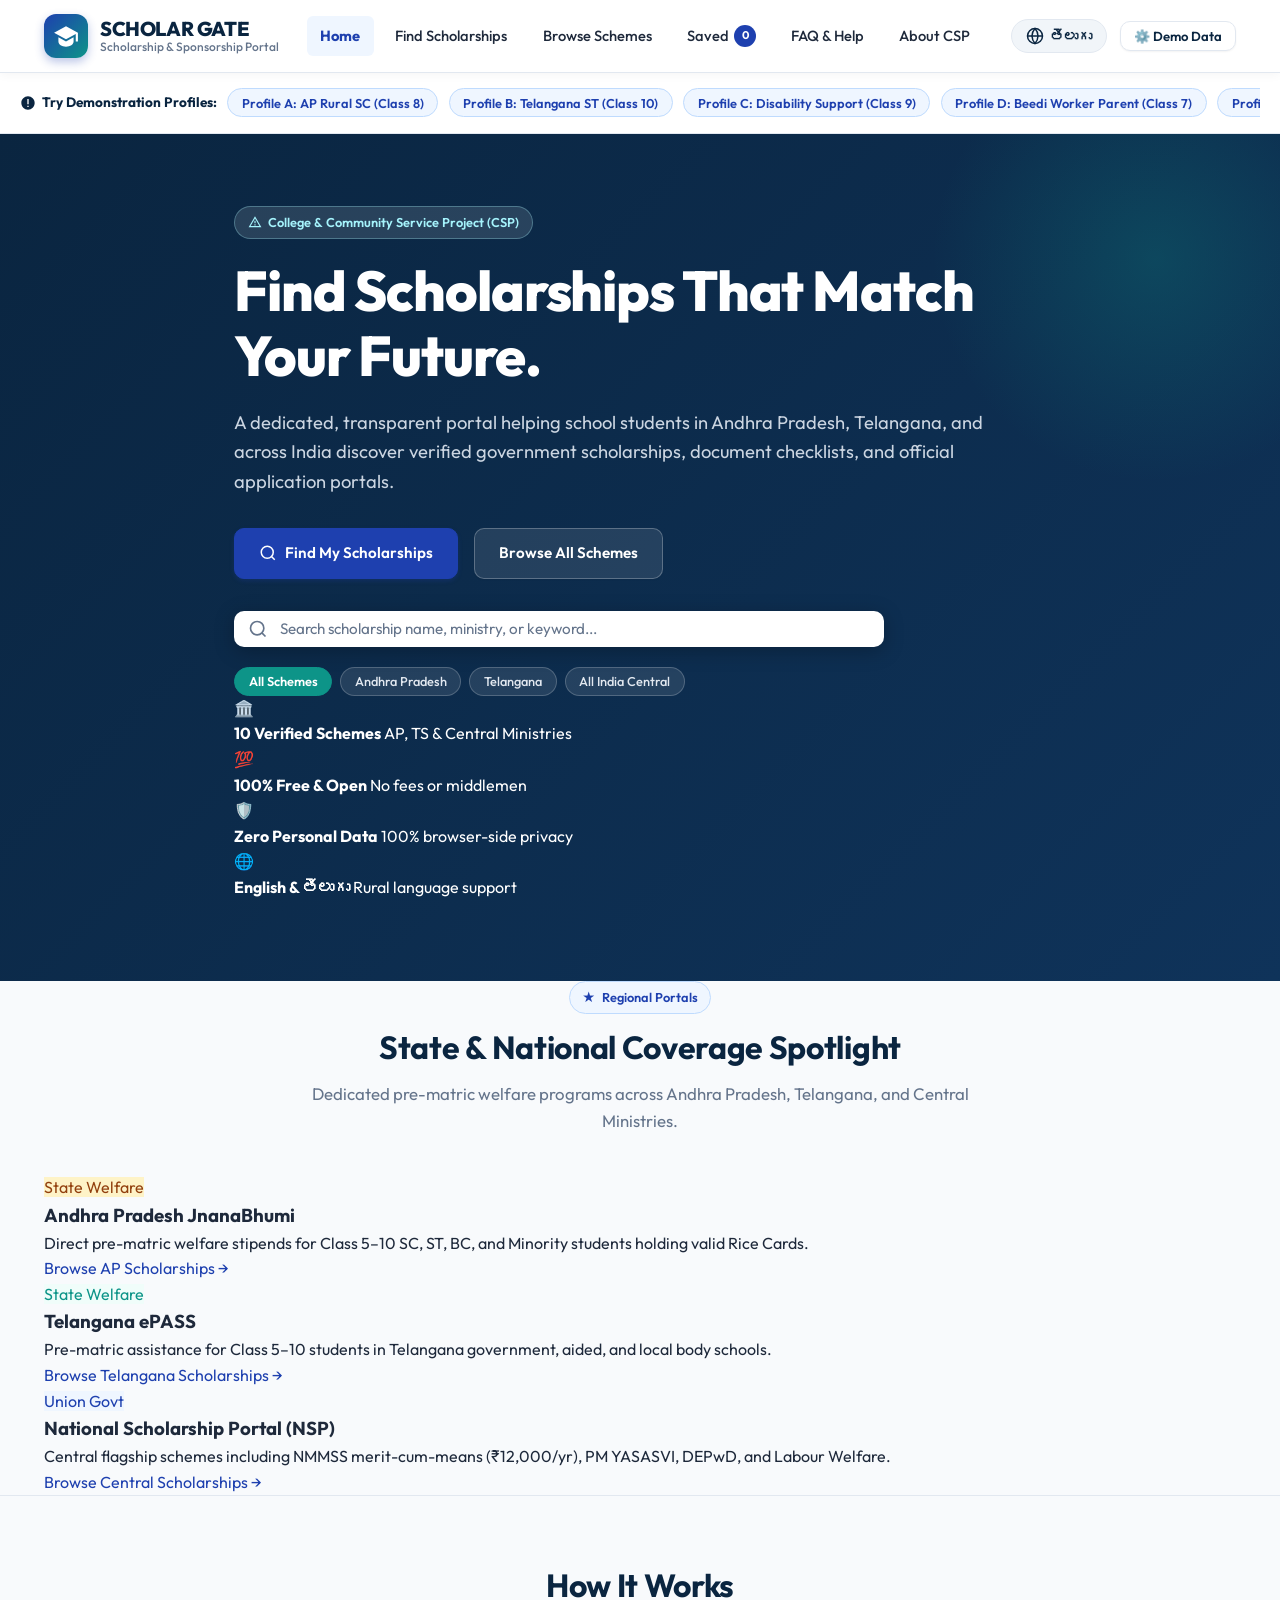
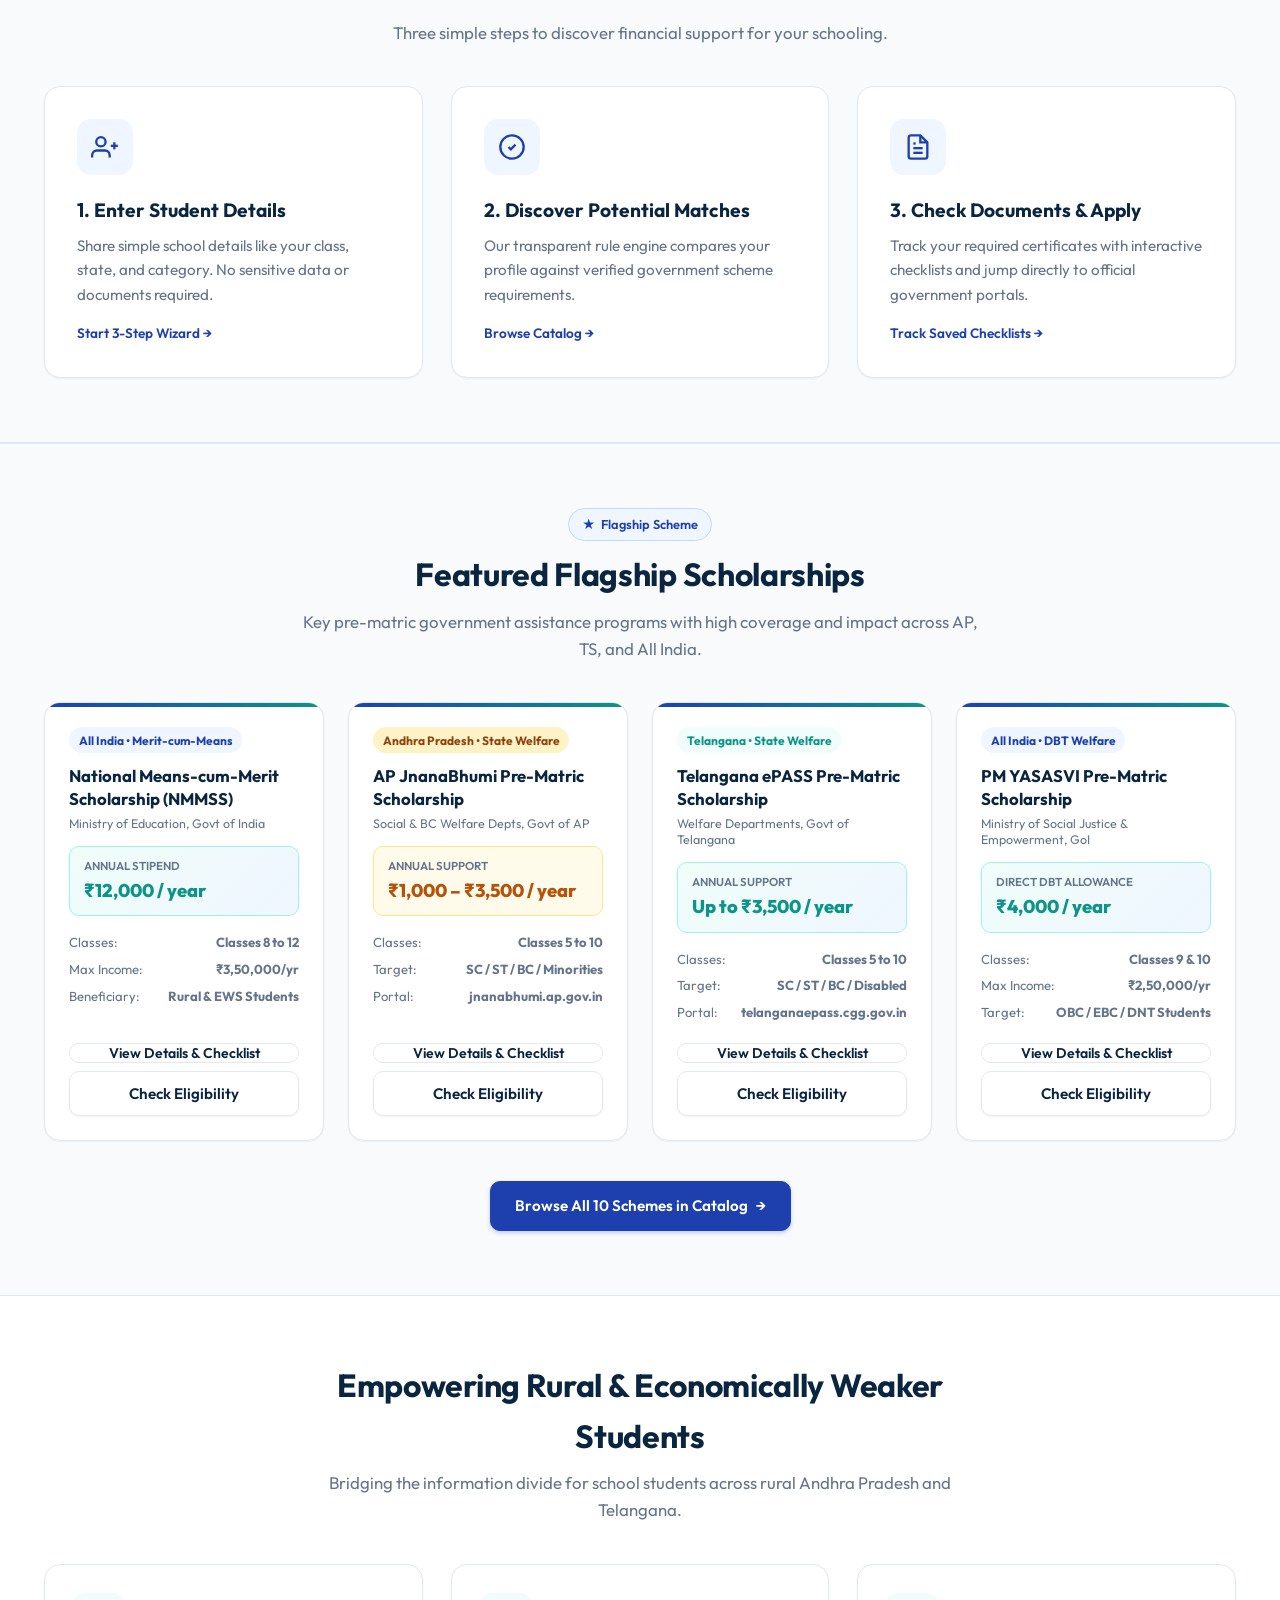
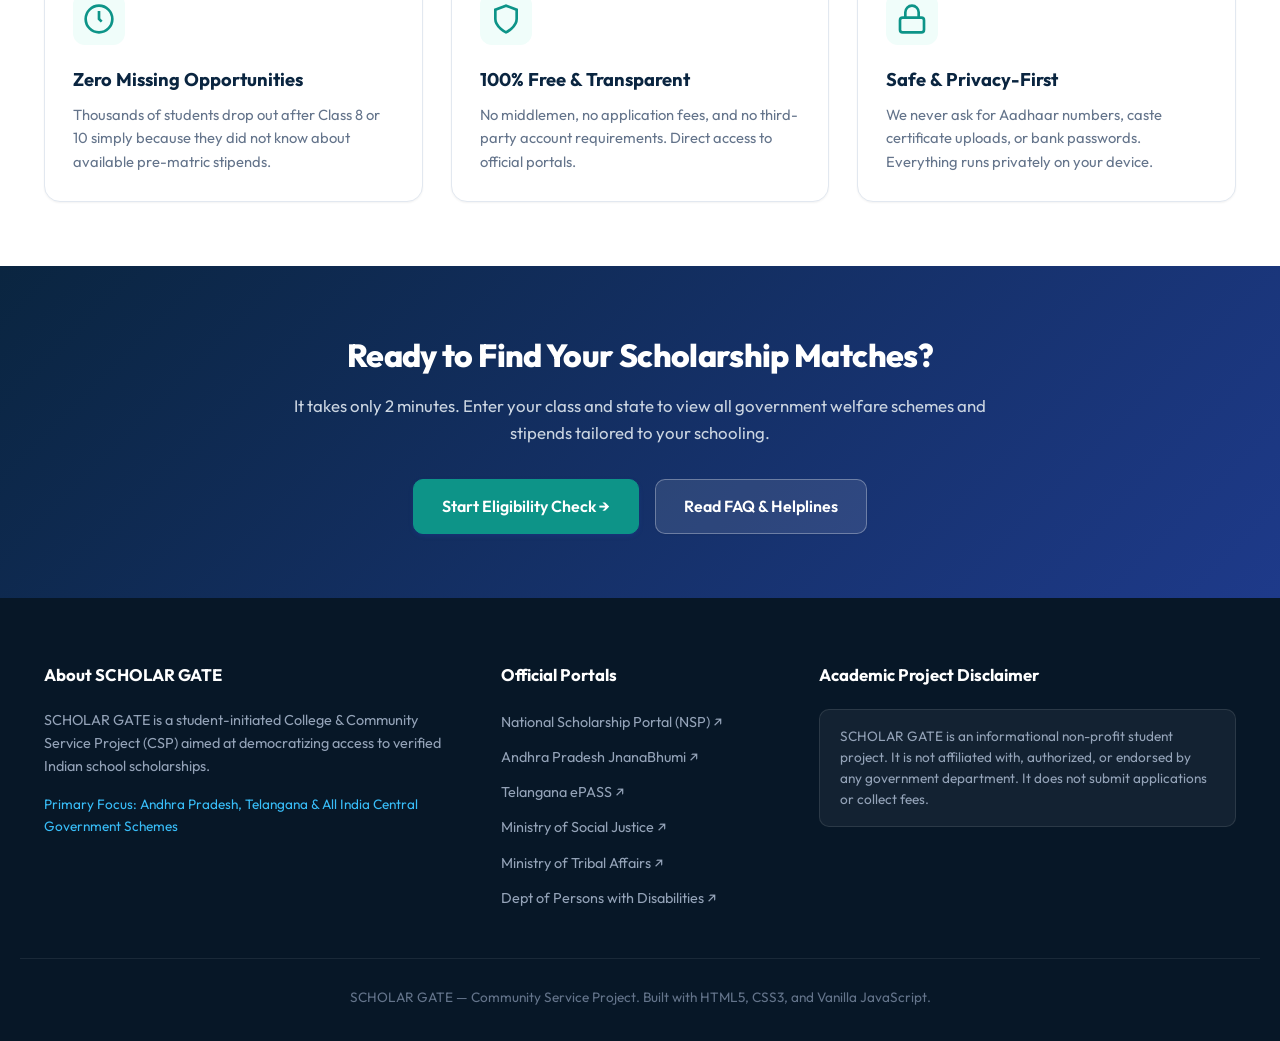
<file: index.html>
<!DOCTYPE html>
<html lang="en">
<head>
  <meta charset="UTF-8">
  <meta name="viewport" content="width=device-width, initial-scale=1.0">
  <title>SCHOLAR GATE — Scholarship & Sponsorship Portal</title>
  <meta name="description" content="Centralized, rule-based scholarship and sponsorship portal for school students in Andhra Pradesh, Telangana, and across India. Find verified government schemes, document checklists, and official portals.">
  <meta name="keywords" content="Scholarship, Andhra Pradesh, Telangana, NSP, Pre-Matric, NMMSS, PM YASASVI, ePASS, JnanaBhumi, School Scholarships, India">
  <meta name="author" content="SCHOLAR GATE CSP Team">

  <!-- Google Fonts -->
  <link rel="preconnect" href="https://fonts.googleapis.com">
  <link rel="preconnect" href="https://fonts.gstatic.com" crossorigin>
  <link href="https://fonts.googleapis.com/css2?family=Outfit:wght@300;400;500;600;700;800&family=Inter:wght@400;500;600;700&display=swap" rel="stylesheet">

  <!-- Main Stylesheet -->
  <link rel="stylesheet" href="css/styles.css">
</head>
<body class="lang-en">

  <!-- Site Header -->
  <header class="site-header">
    <div class="container header-inner">
      <a href="index.html" class="brand-wrapper" id="brandLink">
        <div class="brand-logo-icon" aria-hidden="true">
          <!-- Graduation Cap & Portal Icon -->
          <svg viewBox="0 0 24 24">
            <path d="M12 3L1 9L12 15L21 10.09V17H23V9M5 13.18V17.18C5 19.94 8.13 22 12 22C15.87 22 19 19.94 19 17.18V13.18L12 17L5 13.18Z" />
          </svg>
        </div>
        <div class="brand-text">
          <span class="brand-title" data-i18n="brandTitle">SCHOLAR GATE</span>
          <span class="brand-subtitle" data-i18n="brandSubtitle">Scholarship & Sponsorship Portal</span>
        </div>
      </a>

      <!-- Desktop Nav -->
      <nav class="nav-menu" id="navMenu">
        <a href="index.html" class="nav-link active" data-nav="home" data-i18n="navHome">Home</a>
        <a href="find-scholarships.html" class="nav-link" data-nav="find" data-i18n="navFind">Find Scholarships</a>
        <a href="scholarships.html" class="nav-link" data-nav="results" data-i18n="navBrowse">Browse Schemes</a>
        <a href="saved.html" class="nav-link" data-nav="saved">
          <span data-i18n="navSaved">Saved</span>
          <span class="saved-count-badge" id="savedCountBadge">0</span>
        </a>
        <a href="faq.html" class="nav-link" data-nav="faq" data-i18n="navFaq">FAQ & Help</a>
        <a href="about.html" class="nav-link" data-nav="about" data-i18n="navAbout">About CSP</a>
      </nav>

      <!-- Header Actions -->
      <div class="header-actions">
        <!-- Language Toggle -->
        <button type="button" class="lang-toggle-btn" id="langToggleBtn" title="Switch language to Telugu / ఇంగ్లీష్ మార్చండి">
          <svg width="18" height="18" viewBox="0 0 24 24" fill="none" stroke="currentColor" stroke-width="2">
            <circle cx="12" cy="12" r="10"></circle>
            <line x1="2" y1="12" x2="22" y2="12"></line>
            <path d="M12 2a15.3 15.3 0 0 1 4 10 15.3 15.3 0 0 1-4 10 15.3 15.3 0 0 1-4-10 15.3 15.3 0 0 1 4-10z"></path>
          </svg>
          <span id="langLabel">తెలుగు</span>
        </button>

        <!-- Prototype Data Admin Button -->
        <button type="button" class="btn-secondary" id="openAdminModalBtn" style="padding: 0.4rem 0.8rem; font-size: 0.82rem;" title="Demo Prototype Data Inspection">
          ⚙️ Demo Data
        </button>

        <!-- Mobile Menu Hamburger -->
        <button type="button" class="mobile-menu-toggle" id="mobileMenuToggle" aria-label="Toggle navigation menu">
          <svg width="24" height="24" viewBox="0 0 24 24" fill="none" stroke="currentColor" stroke-width="2">
            <line x1="3" y1="12" x2="21" y2="12"></line>
            <line x1="3" y1="6" x2="21" y2="6"></line>
            <line x1="3" y1="18" x2="21" y2="18"></line>
          </svg>
        </button>
      </div>
    </div>
  </header>

  <!-- Demo Profile Quick Bar -->
  <section class="demo-bar-wrapper">
    <div class="container demo-bar">
      <span class="demo-bar-label">
        <svg width="16" height="16" viewBox="0 0 24 24" fill="currentColor">
          <path d="M12 2C6.48 2 2 6.48 2 12s4.48 10 10 10 10-4.48 10-10S17.52 2 12 2zm-1 14h2v2h-2zm0-10h2v8h-2z"/>
        </svg>
        <span data-i18n="demoBarTitle">Try Demonstration Profiles:</span>
      </span>
      <button type="button" class="demo-chip" data-profile="profile_a" data-i18n="demoProfileA">Profile A: AP Rural SC (Class 8)</button>
      <button type="button" class="demo-chip" data-profile="profile_b" data-i18n="demoProfileB">Profile B: Telangana ST (Class 10)</button>
      <button type="button" class="demo-chip" data-profile="profile_c" data-i18n="demoProfileC">Profile C: Disability Support (Class 9)</button>
      <button type="button" class="demo-chip" data-profile="profile_d" data-i18n="demoProfileD">Profile D: Beedi Worker Parent (Class 7)</button>
      <button type="button" class="demo-chip" data-profile="profile_e" data-i18n="demoProfileE">Profile E: Higher Income (Class 11)</button>
    </div>
  </section>

  <!-- Main Content Body -->
  <main>

    <!-- Hero Section -->
    <section class="hero-section" id="home">
      <div class="container hero-content">
        <div class="badge-tag">
          <svg width="14" height="14" viewBox="0 0 24 24" fill="currentColor">
            <path d="M12 2L1 21h22L12 2zm0 3.99L19.53 19H4.47L12 5.99zM11 16h2v2h-2zm0-6h2v4h-2z"/>
          </svg>
          <span data-i18n="heroBadge">College & Community Service Project (CSP)</span>
        </div>

        <h1 class="hero-title" data-i18n="heroTitle">Find Scholarships That Match Your Future.</h1>
        <p class="hero-subtitle" data-i18n="heroSubtitle">A dedicated, transparent portal helping school students in Andhra Pradesh, Telangana, and across India discover verified government scholarships, document checklists, and official application portals.</p>

        <!-- CTA Group -->
        <div class="hero-cta-group">
          <a href="find-scholarships.html" class="btn-primary" id="heroCtaFindBtn">
            <svg width="18" height="18" viewBox="0 0 24 24" fill="none" stroke="currentColor" stroke-width="2">
              <circle cx="11" cy="11" r="8"></circle>
              <line x1="21" y1="21" x2="16.65" y2="16.65"></line>
            </svg>
            <span data-i18n="heroCtaFind">Find My Scholarships</span>
          </a>
          <a href="scholarships.html" class="btn-secondary" id="heroCtaBrowseBtn">
            <span data-i18n="heroCtaBrowse">Browse All Schemes</span>
          </a>
        </div>

        <!-- Search Box -->
        <div class="hero-search-box">
          <svg width="20" height="20" viewBox="0 0 24 24" fill="none" stroke="currentColor" stroke-width="2">
            <circle cx="11" cy="11" r="8"></circle>
            <line x1="21" y1="21" x2="16.65" y2="16.65"></line>
          </svg>
          <input type="text" class="hero-search-input" id="heroSearchInput" placeholder="Search scholarship name, ministry, or keyword..." data-i18n-ph="heroQuickSearchPlaceholder">
        </div>

        <!-- Quick State Filters -->
        <div class="hero-quick-filters">
          <button type="button" class="quick-pill active" data-state-filter="" data-i18n="heroQuickFilterAll">All Schemes</button>
          <button type="button" class="quick-pill" data-state-filter="Andhra Pradesh" data-i18n="heroQuickFilterAP">Andhra Pradesh</button>
          <button type="button" class="quick-pill" data-state-filter="Telangana" data-i18n="heroQuickFilterTS">Telangana</button>
          <button type="button" class="quick-pill" data-state-filter="All India" data-i18n="heroQuickFilterIndia">All India Central</button>
        </div>

        <!-- Metrics Banner -->
        <div class="metrics-banner">
          <div class="metric-pill">
            <div class="metric-pill-icon">🏛️</div>
            <div class="metric-pill-text">
              <strong>10 Verified Schemes</strong>
              <span>AP, TS & Central Ministries</span>
            </div>
          </div>
          <div class="metric-pill">
            <div class="metric-pill-icon">💯</div>
            <div class="metric-pill-text">
              <strong>100% Free & Open</strong>
              <span>No fees or middlemen</span>
            </div>
          </div>
          <div class="metric-pill">
            <div class="metric-pill-icon">🛡️</div>
            <div class="metric-pill-text">
              <strong>Zero Personal Data</strong>
              <span>100% browser-side privacy</span>
            </div>
          </div>
          <div class="metric-pill">
            <div class="metric-pill-icon">🌐</div>
            <div class="metric-pill-text">
              <strong>English & తెలుగు</strong>
              <span>Rural language support</span>
            </div>
          </div>
        </div>

      </div>
    </section>

    <!-- State Coverage Spotlight Section -->
    <section class="spotlight-section">
      <div class="container">
        <div class="section-header">
          <div class="badge-tag" style="background:#EFF6FF; color:var(--primary-blue); border-color:#BFDBFE; margin-bottom:0.5rem;">
            <span>★</span>
            <span data-i18n="spotlightBadge">Regional Portals</span>
          </div>
          <h2 class="section-title" data-i18n="spotlightTitle">Explore Government Portals by Region</h2>
          <p class="section-subtitle" data-i18n="spotlightSubtitle">Direct access to state and union pre-matric funding pipelines.</p>
        </div>

        <div class="spotlight-grid">
          
          <!-- Andhra Pradesh -->
          <div class="spotlight-card">
            <span class="spotlight-badge" style="background:#FEF3C7; color:#92400E;">State Welfare</span>
            <h3 class="spotlight-card-title" data-i18n="spotlightApTitle">Andhra Pradesh JnanaBhumi</h3>
            <p class="spotlight-card-desc" data-i18n="spotlightApDesc">
              Welfare scholarships for SC, ST, BC, and Minority day-scholars and hostellers in AP schools with MeeSeva caste & income certificate verification.
            </p>
            <div style="margin-top:auto;">
              <a href="scholarships.html?state=Andhra+Pradesh" class="spotlight-link">
                <span data-i18n="spotlightApLink">Browse AP Scholarships</span>
                <span>→</span>
              </a>
            </div>
          </div>

          <!-- Telangana -->
          <div class="spotlight-card">
            <span class="spotlight-badge" style="background:#F0FDFA; color:#0D9488;">State Welfare</span>
            <h3 class="spotlight-card-title" data-i18n="spotlightTsTitle">Telangana ePASS (CGG)</h3>
            <p class="spotlight-card-desc" data-i18n="spotlightTsDesc">
              Electronic Payment and Application System of Scholarships by Government of Telangana for Classes 5 to 10 SC, ST, and BC students.
            </p>
            <div style="margin-top:auto;">
              <a href="scholarships.html?state=Telangana" class="spotlight-link">
                <span data-i18n="spotlightTsLink">Browse Telangana Scholarships</span>
                <span>→</span>
              </a>
            </div>
          </div>

          <!-- All India Central -->
          <div class="spotlight-card">
            <span class="spotlight-badge" style="background:#EFF6FF; color:var(--primary-blue);">Union Govt</span>
            <h3 class="spotlight-card-title" data-i18n="spotlightCentralTitle">National Scholarship Portal (NSP)</h3>
            <p class="spotlight-card-desc" data-i18n="spotlightCentralDesc">
              Flagship central schemes including NMMSS merit stipend (₹12,000/yr), PM YASASVI, DEPwD disability allowances, and Labour Ministry welfare.
            </p>
            <div style="margin-top:auto;">
              <a href="scholarships.html?state=All+India" class="spotlight-link">
                <span data-i18n="spotlightCentralLink">Browse Central Scholarships</span>
                <span>→</span>
              </a>
            </div>
          </div>

        </div>
      </div>
    </section>

    <!-- How It Works Section -->
    <section class="section-padding" style="background:#F8FAFC; border-top:1px solid var(--border-color); border-bottom:1px solid var(--border-color);">
      <div class="container">
        <div class="section-header">
          <h2 class="section-title" data-i18n="howItWorksTitle">How It Works</h2>
          <p class="section-subtitle" data-i18n="howItWorksSubtitle">Three simple steps to discover financial support for your schooling.</p>
        </div>

        <div class="steps-grid">
          <div class="step-card">
            <div class="step-icon-wrap">
              <svg viewBox="0 0 24 24" fill="none" stroke="currentColor" stroke-width="2">
                <path d="M16 21v-2a4 4 0 0 0-4-4H5a4 4 0 0 0-4 4v2"></path>
                <circle cx="8.5" cy="7.5" r="4"></circle>
                <line x1="20" y1="8" x2="20" y2="14"></line>
                <line x1="23" y1="11" x2="17" y2="11"></line>
              </svg>
            </div>
            <h3 class="step-title" data-i18n="step1Title">1. Enter Student Details</h3>
            <p class="step-desc" data-i18n="step1Desc">Share simple school details like your class, state, and category. No sensitive data or documents required.</p>
            <a href="find-scholarships.html" style="display:inline-block; margin-top:1rem; font-size:0.85rem; font-weight:600; color:var(--primary-blue);">Start 3-Step Wizard →</a>
          </div>

          <div class="step-card">
            <div class="step-icon-wrap">
              <svg viewBox="0 0 24 24" fill="none" stroke="currentColor" stroke-width="2">
                <circle cx="12" cy="12" r="10"></circle>
                <path d="m9 12 2 2 4-4"></path>
              </svg>
            </div>
            <h3 class="step-title" data-i18n="step2Title">2. Discover Potential Matches</h3>
            <p class="step-desc" data-i18n="step2Desc">Our transparent rule engine compares your profile against verified government scheme requirements.</p>
            <a href="scholarships.html" style="display:inline-block; margin-top:1rem; font-size:0.85rem; font-weight:600; color:var(--primary-blue);">Browse Catalog →</a>
          </div>

          <div class="step-card">
            <div class="step-icon-wrap">
              <svg viewBox="0 0 24 24" fill="none" stroke="currentColor" stroke-width="2">
                <path d="M14 2H6a2 2 0 0 0-2 2v16a2 2 0 0 0 2 2h12a2 2 0 0 0 2-2V8z"></path>
                <polyline points="14 2 14 8 20 8"></polyline>
                <line x1="16" y1="13" x2="8" y2="13"></line>
                <line x1="16" y1="17" x2="8" y2="17"></line>
                <polyline points="10 9 9 9 8 9"></polyline>
              </svg>
            </div>
            <h3 class="step-title" data-i18n="step3Title">3. Check Documents & Apply</h3>
            <p class="step-desc" data-i18n="step3Desc">Track your required certificates with interactive checklists and jump directly to official government portals.</p>
            <a href="saved.html" style="display:inline-block; margin-top:1rem; font-size:0.85rem; font-weight:600; color:var(--primary-blue);">Track Saved Checklists →</a>
          </div>
        </div>
      </div>
    </section>

    <!-- Featured Flagship Scholarships Section -->
    <section class="featured-section" id="featured">
      <div class="container">
        <div class="section-header">
          <div class="badge-tag" style="background:#EFF6FF; color:var(--primary-blue); border-color:#BFDBFE; margin-bottom:0.5rem;">
            <span>★</span>
            <span data-i18n="featuredBadgeFlagship">Flagship Schemes</span>
          </div>
          <h2 class="section-title" data-i18n="featuredTitle">Featured Flagship Scholarships</h2>
          <p class="section-subtitle" data-i18n="featuredSubtitle">Key pre-matric government assistance programs with high coverage and impact across AP, TS, and All India.</p>
        </div>

        <div class="featured-grid">
          <!-- Featured 1: NMMSS -->
          <div class="featured-card">
            <div class="featured-card-tag">All India • Merit-cum-Means</div>
            <h3 class="featured-card-title">National Means-cum-Merit Scholarship (NMMSS)</h3>
            <p class="featured-card-authority">Ministry of Education, Govt of India</p>
            <div class="featured-amount-box">
              <span class="featured-amount-label">Annual Stipend</span>
              <span class="featured-amount-value">₹12,000 / year</span>
            </div>
            <div class="featured-card-meta">
              <div class="featured-meta-row">
                <span>Classes:</span>
                <strong>Classes 8 to 12</strong>
              </div>
              <div class="featured-meta-row">
                <span>Max Income:</span>
                <strong>₹3,50,000/yr</strong>
              </div>
              <div class="featured-meta-row">
                <span>Beneficiary:</span>
                <strong style="text-align:right;">Rural & EWS Students</strong>
              </div>
            </div>
            <div class="featured-card-actions">
              <button type="button" class="btn-card-details btn-featured-details" data-id="nmmss" data-i18n="featuredViewDetails">View Details & Checklist</button>
              <button type="button" class="btn-secondary btn-featured-check" data-profile="profile_a" data-i18n="featuredCheckEligibility">Check Eligibility</button>
            </div>
          </div>

          <!-- Featured 2: AP JnanaBhumi Pre-Matric -->
          <div class="featured-card">
            <div class="featured-card-tag" style="background:#FEF3C7; color:#92400E;">Andhra Pradesh • State Welfare</div>
            <h3 class="featured-card-title">AP JnanaBhumi Pre-Matric Scholarship</h3>
            <p class="featured-card-authority">Social & BC Welfare Depts, Govt of AP</p>
            <div class="featured-amount-box" style="background:#FFFBEB; border-color:#FDE68A;">
              <span class="featured-amount-label">Annual Support</span>
              <span class="featured-amount-value" style="color:#B45309;">₹1,000 – ₹3,500 / year</span>
            </div>
            <div class="featured-card-meta">
              <div class="featured-meta-row">
                <span>Classes:</span>
                <strong>Classes 5 to 10</strong>
              </div>
              <div class="featured-meta-row">
                <span>Target:</span>
                <strong>SC / ST / BC / Minorities</strong>
              </div>
              <div class="featured-meta-row">
                <span>Portal:</span>
                <strong>jnanabhumi.ap.gov.in</strong>
              </div>
            </div>
            <div class="featured-card-actions">
              <button type="button" class="btn-card-details btn-featured-details" data-id="ap_jnanabhumi_prematric" data-i18n="featuredViewDetails">View Details & Checklist</button>
              <button type="button" class="btn-secondary btn-featured-check" data-profile="profile_a" data-i18n="featuredCheckEligibility">Check Eligibility</button>
            </div>
          </div>

          <!-- Featured 3: Telangana ePASS Pre-Matric -->
          <div class="featured-card">
            <div class="featured-card-tag" style="background:#F0FDFA; color:#0D9488;">Telangana • State Welfare</div>
            <h3 class="featured-card-title">Telangana ePASS Pre-Matric Scholarship</h3>
            <p class="featured-card-authority">Welfare Departments, Govt of Telangana</p>
            <div class="featured-amount-box">
              <span class="featured-amount-label">Annual Support</span>
              <span class="featured-amount-value">Up to ₹3,500 / year</span>
            </div>
            <div class="featured-card-meta">
              <div class="featured-meta-row">
                <span>Classes:</span>
                <strong>Classes 5 to 10</strong>
              </div>
              <div class="featured-meta-row">
                <span>Target:</span>
                <strong>SC / ST / BC / Disabled</strong>
              </div>
              <div class="featured-meta-row">
                <span>Portal:</span>
                <strong>telanganaepass.cgg.gov.in</strong>
              </div>
            </div>
            <div class="featured-card-actions">
              <button type="button" class="btn-card-details btn-featured-details" data-id="telangana_epass_prematric" data-i18n="featuredViewDetails">View Details & Checklist</button>
              <button type="button" class="btn-secondary btn-featured-check" data-profile="profile_b" data-i18n="featuredCheckEligibility">Check Eligibility</button>
            </div>
          </div>

          <!-- Featured 4: PM YASASVI Pre-Matric -->
          <div class="featured-card">
            <div class="featured-card-tag">All India • DBT Welfare</div>
            <h3 class="featured-card-title">PM YASASVI Pre-Matric Scholarship</h3>
            <p class="featured-card-authority">Ministry of Social Justice & Empowerment, GoI</p>
            <div class="featured-amount-box">
              <span class="featured-amount-label">Direct DBT Allowance</span>
              <span class="featured-amount-value">₹4,000 / year</span>
            </div>
            <div class="featured-card-meta">
              <div class="featured-meta-row">
                <span>Classes:</span>
                <strong>Classes 9 & 10</strong>
              </div>
              <div class="featured-meta-row">
                <span>Max Income:</span>
                <strong>₹2,50,000/yr</strong>
              </div>
              <div class="featured-meta-row">
                <span>Target:</span>
                <strong>OBC / EBC / DNT Students</strong>
              </div>
            </div>
            <div class="featured-card-actions">
              <button type="button" class="btn-card-details btn-featured-details" data-id="pmyasasvi_prematric" data-i18n="featuredViewDetails">View Details & Checklist</button>
              <button type="button" class="btn-secondary btn-featured-check" data-profile="profile_b" data-i18n="featuredCheckEligibility">Check Eligibility</button>
            </div>
          </div>
        </div>

        <div style="text-align:center; margin-top: 2.5rem;">
          <a href="scholarships.html" class="btn-primary" style="display:inline-flex; align-items:center; gap:0.5rem;">
            <span>Browse All 10 Schemes in Catalog</span>
            <span>→</span>
          </a>
        </div>
      </div>
    </section>

    <!-- Social Impact Section -->
    <section class="impact-section">
      <div class="container">
        <div class="impact-header">
          <h2 class="section-title" data-i18n="impactTitle">Empowering Rural & Economically Weaker Students</h2>
          <p class="section-subtitle" data-i18n="impactSubtitle">Bridging the information divide for school students across rural Andhra Pradesh and Telangana.</p>
        </div>

        <div class="impact-grid">
          <div class="impact-card">
            <div class="impact-icon">
              <svg width="32" height="32" viewBox="0 0 24 24" fill="none" stroke="currentColor" stroke-width="2">
                <circle cx="12" cy="12" r="10"></circle>
                <polyline points="12 6 12 12 14 14"></polyline>
              </svg>
            </div>
            <h3 class="impact-card-title" data-i18n="impactPoint1Title">Zero Missing Opportunities</h3>
            <p class="impact-card-desc" data-i18n="impactPoint1Desc">Thousands of students drop out after Class 8 or 10 simply because they did not know about available pre-matric stipends.</p>
          </div>

          <div class="impact-card">
            <div class="impact-icon">
              <svg width="32" height="32" viewBox="0 0 24 24" fill="none" stroke="currentColor" stroke-width="2">
                <path d="M12 22s8-4 8-10V5l-8-3-8 3v7c0 6 8 10 8 10z"></path>
              </svg>
            </div>
            <h3 class="impact-card-title" data-i18n="impactPoint2Title">100% Free & Transparent</h3>
            <p class="impact-card-desc" data-i18n="impactPoint2Desc">No middlemen, no application fees, and no third-party account requirements. Direct access to official portals.</p>
          </div>

          <div class="impact-card">
            <div class="impact-icon">
              <svg width="32" height="32" viewBox="0 0 24 24" fill="none" stroke="currentColor" stroke-width="2">
                <rect x="3" y="11" width="18" height="11" rx="2" ry="2"></rect>
                <path d="M7 11V7a5 5 0 0 1 10 0v4"></path>
              </svg>
            </div>
            <h3 class="impact-card-title" data-i18n="impactPoint3Title">Safe & Privacy-First</h3>
            <p class="impact-card-desc" data-i18n="impactPoint3Desc">We never ask for Aadhaar numbers, caste certificate uploads, or bank passwords. Everything runs privately on your device.</p>
          </div>
        </div>
      </div>
    </section>

    <!-- Quick CTA Banner -->
    <section class="section-padding" style="background: linear-gradient(135deg, var(--primary-navy) 0%, #1E3A8A 100%); color: #FFFFFF; text-align: center;">
      <div class="container" style="max-width: 780px;">
        <h2 style="font-size: 2rem; font-weight: 800; margin-bottom: 0.75rem; letter-spacing: -0.02em;">Ready to Find Your Scholarship Matches?</h2>
        <p style="font-size: 1.05rem; color: #CBD5E1; line-height: 1.6; margin-bottom: 2rem;">
          It takes only 2 minutes. Enter your class and state to view all government welfare schemes and stipends tailored to your schooling.
        </p>
        <div style="display:flex; justify-content:center; gap:1rem; flex-wrap:wrap;">
          <a href="find-scholarships.html" class="btn-primary" style="background:var(--accent-teal); border-color:var(--accent-teal); font-size:1rem; padding:0.85rem 1.75rem;">
            Start Eligibility Check →
          </a>
          <a href="faq.html" class="btn-secondary" style="background:rgba(255,255,255,0.1); color:#FFFFFF; border-color:rgba(255,255,255,0.3); font-size:1rem; padding:0.85rem 1.75rem;">
            Read FAQ & Helplines
          </a>
        </div>
      </div>
    </section>

  </main>

  <!-- Scholarship Details & Checklist Modal -->
  <div class="modal-backdrop" id="detailsModal" role="dialog" aria-modal="true" aria-labelledby="modalTitle">
    <div class="modal-container">
      <div class="modal-header">
        <div class="modal-header-text">
          <span class="match-status-badge" id="modalStatusBadge" style="margin-bottom:0.5rem;">Potential Match</span>
          <h3 class="modal-title" id="modalTitle">Scholarship Title</h3>
          <p class="modal-subtitle" id="modalAuthority">Administering Authority</p>
        </div>
        <button type="button" class="modal-close-btn" id="modalCloseBtn" aria-label="Close details popup">&times;</button>
      </div>

      <div class="modal-body">
        <!-- Match Explanation -->
        <div class="card-explanation-box" id="modalExplanationBox"></div>

        <!-- Purpose & Benefits -->
        <div class="modal-section">
          <h4 class="modal-section-title">
            <svg width="18" height="18" viewBox="0 0 24 24" fill="none" stroke="currentColor" stroke-width="2"><circle cx="12" cy="12" r="10"></circle><line x1="12" y1="8" x2="12" y2="12"></line><line x1="12" y1="16" x2="12.01" y2="16"></line></svg>
            <span data-i18n="modalPurpose">Scheme Purpose & Overview</span>
          </h4>
          <p id="modalPurposeText" style="font-size:0.95rem; color:var(--text-main); line-height:1.6;"></p>
        </div>

        <!-- Academic & School Conditions -->
        <div class="modal-section">
          <h4 class="modal-section-title">
            <svg width="18" height="18" viewBox="0 0 24 24" fill="none" stroke="currentColor" stroke-width="2"><path d="M22 10v6M2 10l10-5 10 5-10 5z"></path><path d="M6 12v5c3 3 9 3 12 0v-5"></path></svg>
            <span data-i18n="modalAcademicConditions">Academic & School Conditions</span>
          </h4>
          <ul id="modalAcademicList" class="steps-list"></ul>
        </div>

        <!-- Document Checklist (LocalStorage Saved) -->
        <div class="modal-section">
          <div class="modal-checklist-wrapper">
            <div class="checklist-header">
              <div>
                <h4 style="font-size: 1rem; font-weight: 700; color: var(--primary-navy);" data-i18n="modalChecklistTitle">Document Checklist (Save Your Progress)</h4>
                <p style="font-size: 0.8rem; color: var(--text-muted);" data-i18n="modalChecklistSubtitle">Commonly requested documents — verify official scheme guidelines.</p>
              </div>
              <button type="button" class="btn-secondary" id="resetChecklistBtn" style="padding: 0.35rem 0.75rem; font-size: 0.78rem;" data-i18n="btnResetChecklist">Reset Checklist</button>
            </div>
            <div class="checklist-items-list" id="modalChecklistItems"></div>
          </div>
        </div>

        <!-- How To Apply -->
        <div class="modal-section">
          <h4 class="modal-section-title">
            <svg width="18" height="18" viewBox="0 0 24 24" fill="none" stroke="currentColor" stroke-width="2"><polyline points="9 11 12 14 22 4"></polyline><path d="M21 12v7a2 2 0 0 1-2 2H5a2 2 0 0 1-2-2V5a2 2 0 0 1 2-2h11"></path></svg>
            <span data-i18n="modalHowToApply">Step-by-Step Official Application Process</span>
          </h4>
          <ol id="modalHowToApplyList" class="steps-list" style="padding-left: 1.5rem;"></ol>
        </div>

        <!-- Official Links -->
        <div class="official-links-box">
          <a href="#" target="_blank" rel="noopener noreferrer" class="link-button-official" id="modalOfficialInfoLink">
            <span style="display:flex; align-items:center; gap:0.4rem;">
              <svg width="18" height="18" viewBox="0 0 24 24" fill="none" stroke="currentColor" stroke-width="2"><path d="M18 13v6a2 2 0 0 1-2 2H5a2 2 0 0 1-2-2V8a2 2 0 0 1 2-2h6"></path><polyline points="15 3 21 3 21 9"></polyline><line x1="10" y1="14" x2="21" y2="3"></line></svg>
              <span data-i18n="modalOfficialInfo">Official Scheme Information Website</span>
            </span>
            <span>↗</span>
          </a>

          <a href="#" target="_blank" rel="noopener noreferrer" class="link-button-official" id="modalOfficialApplyLink" style="background:var(--primary-blue); color:#FFFFFF; border-color:var(--primary-blue);">
            <span style="display:flex; align-items:center; gap:0.4rem;">
              <svg width="18" height="18" viewBox="0 0 24 24" fill="none" stroke="currentColor" stroke-width="2"><path d="M15 3h6v6"></path><path d="M10 14L21 3"></path><path d="M18 13v6a2 2 0 0 1-2 2H5a2 2 0 0 1-2-2V8a2 2 0 0 1 2-2h6"></path></svg>
              <strong data-i18n="modalOfficialApply">Official Online Application Portal</strong>
            </span>
            <span>↗</span>
          </a>
        </div>

        <div style="font-size:0.8rem; color:#64748B; background:#F1F5F9; padding:0.75rem 1rem; border-radius:var(--radius-sm);" data-i18n="modalNotice">
          Note: Government guidelines and portal application dates change periodically. Always verify with your school headmaster or official portal before applying.
        </div>
      </div>

      <div class="modal-footer">
        <div class="modal-verified-info">
          <span data-i18n="modalLastVerified">Information Last Verified on:</span>
          <strong id="modalLastVerifiedDate">2026-03-15</strong>
        </div>
        <button type="button" class="btn-secondary" id="modalCloseFooterBtn" data-i18n="btnClose">Close</button>
      </div>
    </div>
  </div>

  <!-- Prototype Demo Data Modal -->
  <div class="modal-backdrop" id="adminModal" role="dialog" aria-modal="true">
    <div class="modal-container" style="max-width: 720px;">
      <div class="modal-header">
        <div>
          <h3 class="modal-title">Demo Prototype Data Management</h3>
          <p class="modal-subtitle">Evaluate, inspect or edit scholarship records locally (Developer / Demonstration Mode)</p>
        </div>
        <button type="button" class="modal-close-btn" id="adminModalCloseBtn">&times;</button>
      </div>
      <div class="modal-body">
        <div style="background:#FFFBEB; border:1px solid #FDE68A; padding:0.75rem 1rem; border-radius:var(--radius-md); font-size:0.85rem; color:#92400E; margin-bottom:1rem;">
          <strong>Prototype Disclaimer:</strong> This demonstration manager runs completely in client-side memory and local storage. No unauthenticated changes are sent to a live production database.
        </div>
        
        <h4 style="font-size:0.95rem; font-weight:700; margin-bottom:0.4rem;">Current Active Dataset (JSON Inspection)</h4>
        <div class="admin-json-box" id="adminJsonView"></div>

        <div style="display:flex; gap:0.75rem; margin-top:1.25rem;">
          <button type="button" class="btn-primary" id="adminAddMockBtn" style="font-size:0.85rem; padding:0.6rem 1rem;">
            + Add Test Scheme Record
          </button>
          <button type="button" class="btn-secondary" id="adminResetDatasetBtn" style="font-size:0.85rem; padding:0.6rem 1rem;">
            Reset to Default Dataset
          </button>
        </div>
      </div>
      <div class="modal-footer">
        <span style="font-size:0.8rem; color:var(--text-muted);">Changes persist locally for this browser session.</span>
        <button type="button" class="btn-secondary" id="adminModalCloseFooterBtn">Close</button>
      </div>
    </div>
  </div>

  <!-- Site Footer -->
  <footer class="site-footer">
    <div class="container footer-grid">
      <!-- About Project -->
      <div>
        <h4 class="footer-col-title" data-i18n="footerAboutTitle">About SCHOLAR GATE</h4>
        <p style="font-size: 0.9rem; line-height: 1.6; color: #94A3B8; margin-bottom: 1rem;" data-i18n="footerAboutDesc">
          SCHOLAR GATE is a student-initiated College & Community Service Project (CSP) aimed at democratizing access to verified Indian school scholarships.
        </p>
        <div style="font-size: 0.85rem; color: #38BDF8;">
          Primary Focus: Andhra Pradesh, Telangana & All India Central Government Schemes
        </div>
      </div>

      <!-- Official Resources -->
      <div>
        <h4 class="footer-col-title" data-i18n="footerPortalsTitle">Official Portals</h4>
        <ul class="footer-links-list">
          <li><a href="https://scholarships.gov.in" target="_blank" rel="noopener noreferrer">National Scholarship Portal (NSP) ↗</a></li>
          <li><a href="https://jnanabhumi.ap.gov.in" target="_blank" rel="noopener noreferrer">Andhra Pradesh JnanaBhumi ↗</a></li>
          <li><a href="https://telanganaepass.cgg.gov.in" target="_blank" rel="noopener noreferrer">Telangana ePASS ↗</a></li>
          <li><a href="https://socialjustice.gov.in" target="_blank" rel="noopener noreferrer">Ministry of Social Justice ↗</a></li>
          <li><a href="https://tribal.nic.in" target="_blank" rel="noopener noreferrer">Ministry of Tribal Affairs ↗</a></li>
          <li><a href="https://depwd.gov.in" target="_blank" rel="noopener noreferrer">Dept of Persons with Disabilities ↗</a></li>
        </ul>
      </div>

      <!-- Disclaimer & Integrity -->
      <div>
        <h4 class="footer-col-title" data-i18n="footerDisclaimerTitle">Academic Project Disclaimer</h4>
        <div class="footer-disclaimer-box">
          <p data-i18n="footerDisclaimerDesc">
            SCHOLAR GATE is an informational non-profit student project. It is not affiliated with, authorized, or endorsed by any government department. It does not submit applications or collect fees.
          </p>
        </div>
      </div>
    </div>

    <!-- Bottom Copyright -->
    <div class="container footer-bottom">
      <p data-i18n="footerCopyright">SCHOLAR GATE — Community Service Project. Built with HTML5, CSS3, and Vanilla JavaScript.</p>
    </div>
  </footer>

  <!-- Toast Notification Container -->
  <div class="toast-container" id="toastContainer" aria-live="polite"></div>

  <!-- Scripts -->
  <script src="js/data.js"></script>
  <script src="js/storage.js"></script>
  <script src="js/translations.js"></script>
  <script src="js/matching.js"></script>
  <script src="js/app.js"></script>
</body>
</html>
</file>
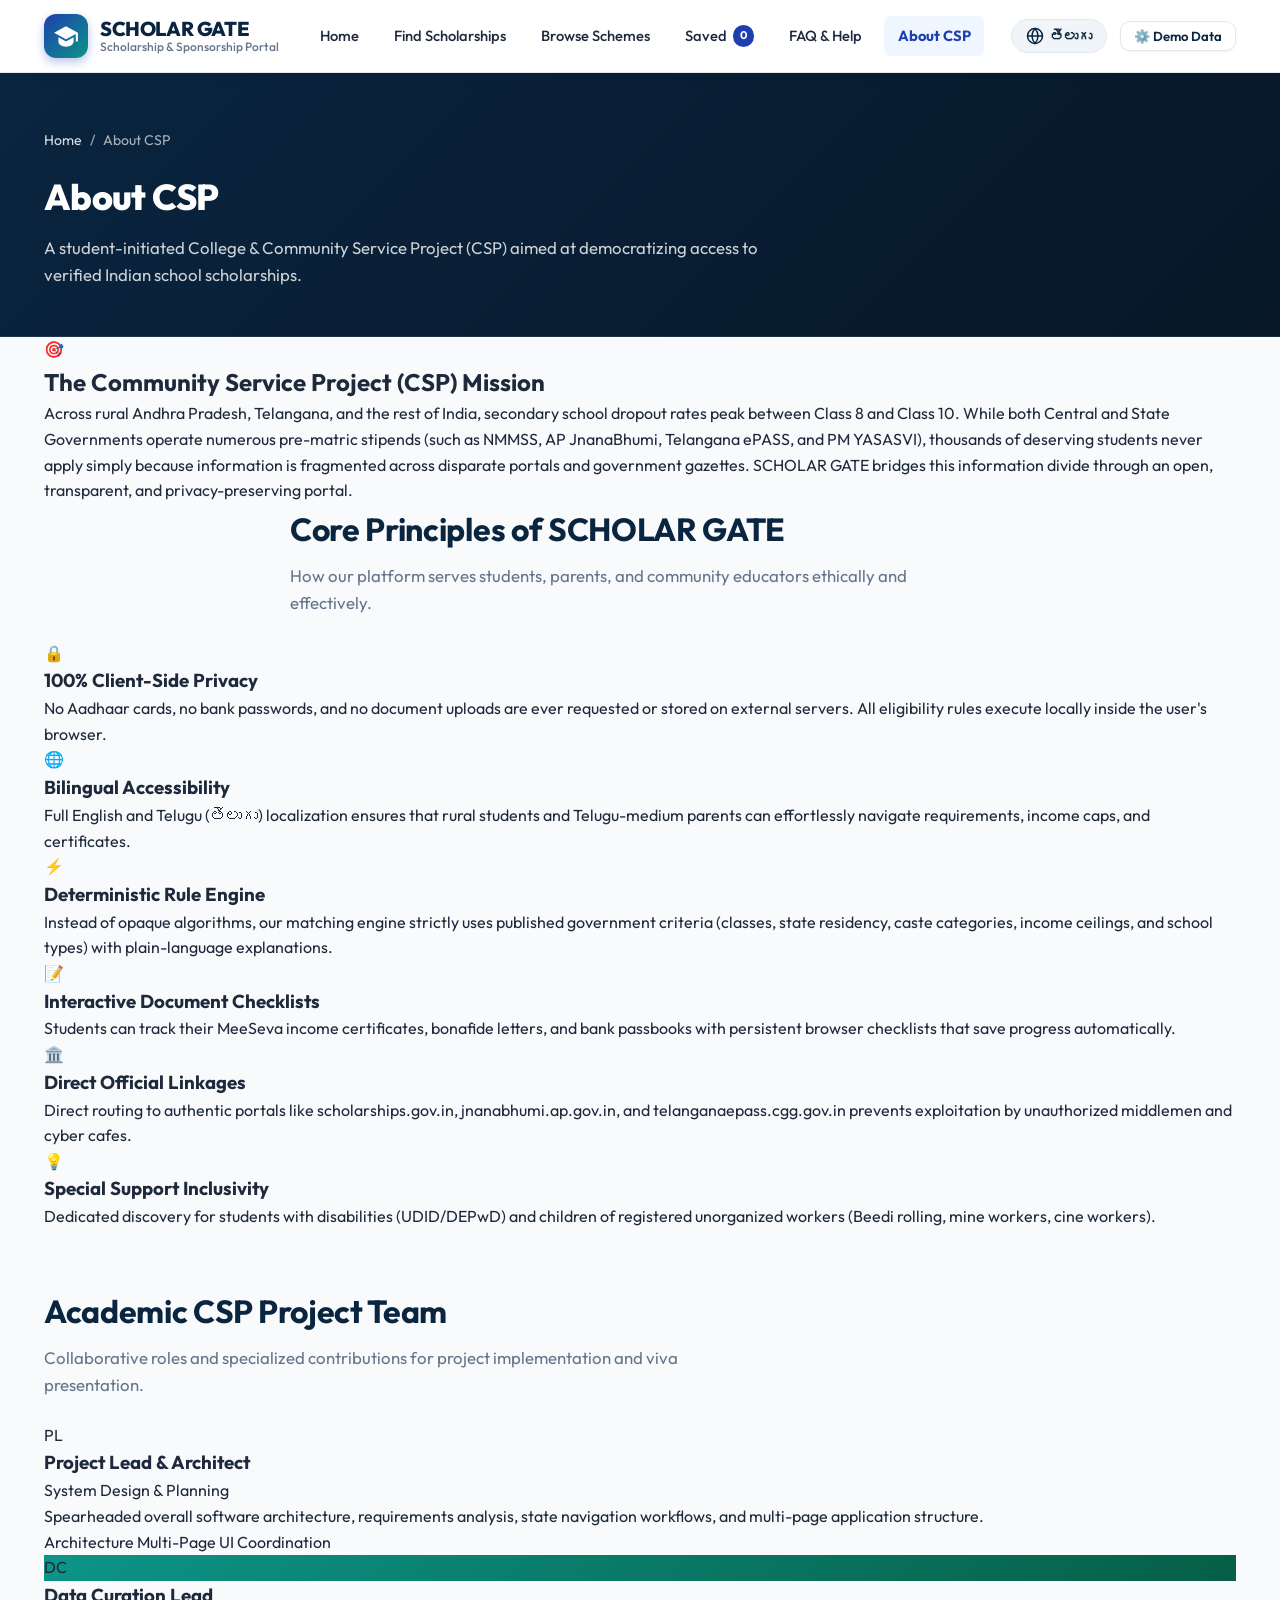
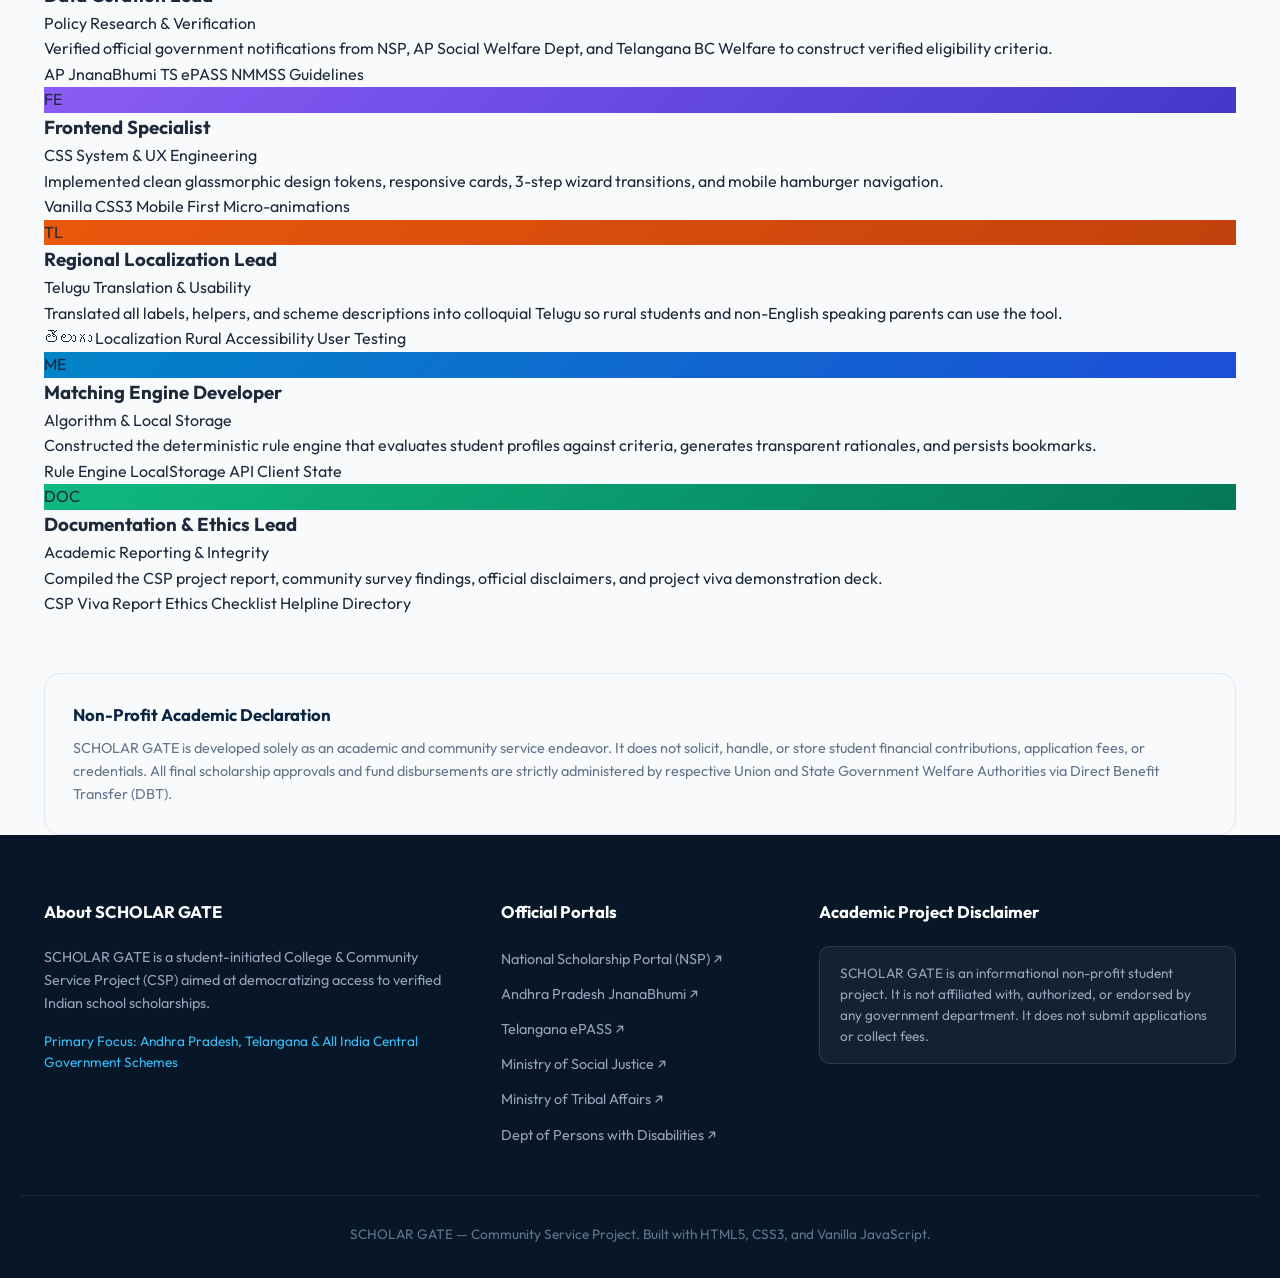
<file: about.html>
<!DOCTYPE html>
<html lang="en">
<head>
  <meta charset="UTF-8">
  <meta name="viewport" content="width=device-width, initial-scale=1.0">
  <title>About SCHOLAR GATE — CSP Mission & Team</title>
  <meta name="description" content="Discover the mission, vision, and student team behind SCHOLAR GATE, an academic Community Service Project (CSP) addressing school dropout rates in Andhra Pradesh and Telangana.">
  <meta name="keywords" content="About SCHOLAR GATE, CSP Project, Community Service Project, School Scholarships Andhra Pradesh, Telangana Education">
  <meta name="author" content="SCHOLAR GATE CSP Team">

  <!-- Google Fonts: Outfit and Inter -->
  <link rel="preconnect" href="https://fonts.googleapis.com">
  <link rel="preconnect" href="https://fonts.gstatic.com" crossorigin>
  <link href="https://fonts.googleapis.com/css2?family=Outfit:wght@300;400;500;600;700;800&family=Inter:wght@400;500;600;700&display=swap" rel="stylesheet">

  <!-- Main Stylesheet -->
  <link rel="stylesheet" href="css/styles.css">
</head>
<body class="lang-en">

  <!-- Site Header -->
  <header class="site-header">
    <div class="container header-inner">
      <a href="index.html" class="brand-wrapper" id="brandLink">
        <div class="brand-logo-icon" aria-hidden="true">
          <svg viewBox="0 0 24 24">
            <path d="M12 3L1 9L12 15L21 10.09V17H23V9M5 13.18V17.18C5 19.94 8.13 22 12 22C15.87 22 19 19.94 19 17.18V13.18L12 17L5 13.18Z" />
          </svg>
        </div>
        <div class="brand-text">
          <span class="brand-title" data-i18n="brandTitle">SCHOLAR GATE</span>
          <span class="brand-subtitle" data-i18n="brandSubtitle">Scholarship & Sponsorship Portal</span>
        </div>
      </a>

      <!-- Desktop Nav -->
      <nav class="nav-menu" id="navMenu">
        <a href="index.html" class="nav-link" data-nav="home" data-i18n="navHome">Home</a>
        <a href="find-scholarships.html" class="nav-link" data-nav="find" data-i18n="navFind">Find Scholarships</a>
        <a href="scholarships.html" class="nav-link" data-nav="results" data-i18n="navBrowse">Browse Schemes</a>
        <a href="saved.html" class="nav-link" data-nav="saved">
          <span data-i18n="navSaved">Saved</span>
          <span class="saved-count-badge" id="savedCountBadge">0</span>
        </a>
        <a href="faq.html" class="nav-link" data-nav="faq" data-i18n="navFaq">FAQ & Help</a>
        <a href="about.html" class="nav-link active" data-nav="about" data-i18n="navAbout">About CSP</a>
      </nav>

      <!-- Header Actions -->
      <div class="header-actions">
        <!-- Language Toggle -->
        <button type="button" class="lang-toggle-btn" id="langToggleBtn" title="Switch language to Telugu / ఇంగ్లీష్ మార్చండి">
          <svg width="18" height="18" viewBox="0 0 24 24" fill="none" stroke="currentColor" stroke-width="2">
            <circle cx="12" cy="12" r="10"></circle>
            <line x1="2" y1="12" x2="22" y2="12"></line>
            <path d="M12 2a15.3 15.3 0 0 1 4 10 15.3 15.3 0 0 1-4 10 15.3 15.3 0 0 1-4-10 15.3 15.3 0 0 1 4-10z"></path>
          </svg>
          <span id="langLabel">తెలుగు</span>
        </button>

        <!-- Prototype Data Admin Button -->
        <button type="button" class="btn-secondary" id="openAdminModalBtn" style="padding: 0.4rem 0.8rem; font-size: 0.82rem;" title="Demo Prototype Data Inspection">
          ⚙️ Demo Data
        </button>

        <!-- Mobile Menu Hamburger -->
        <button type="button" class="mobile-menu-toggle" id="mobileMenuToggle" aria-label="Toggle navigation menu">
          <svg width="24" height="24" viewBox="0 0 24 24" fill="none" stroke="currentColor" stroke-width="2">
            <line x1="3" y1="12" x2="21" y2="12"></line>
            <line x1="3" y1="6" x2="21" y2="6"></line>
            <line x1="3" y1="18" x2="21" y2="18"></line>
          </svg>
        </button>
      </div>
    </div>
  </header>

  <!-- Subpage Header Banner -->
  <section class="subpage-header">
    <div class="container">
      <div class="breadcrumb-nav">
        <a href="index.html" data-i18n="navHome">Home</a>
        <span>/</span>
        <span data-i18n="navAbout">About CSP</span>
      </div>
      <h1 class="subpage-title" data-i18n="navAbout">About SCHOLAR GATE — CSP Mission</h1>
      <p class="subpage-subtitle">A student-initiated College & Community Service Project (CSP) aimed at democratizing access to verified Indian school scholarships.</p>
    </div>
  </section>

  <!-- Main Content Body -->
  <main class="about-section">
    <div class="container">
      
      <!-- Mission & Context Card -->
      <div class="csp-callout">
        <div class="csp-callout-icon">🎯</div>
        <div>
          <h2 class="csp-callout-title">The Community Service Project (CSP) Mission</h2>
          <p class="csp-callout-text">
            Across rural Andhra Pradesh, Telangana, and the rest of India, secondary school dropout rates peak between Class 8 and Class 10. While both Central and State Governments operate numerous pre-matric stipends (such as NMMSS, AP JnanaBhumi, Telangana ePASS, and PM YASASVI), thousands of deserving students never apply simply because information is fragmented across disparate portals and government gazettes. SCHOLAR GATE bridges this information divide through an open, transparent, and privacy-preserving portal.
          </p>
        </div>
      </div>

      <!-- Core Project Pillars -->
      <div class="section-header" style="text-align: left; margin-bottom: 1.5rem;">
        <h2 class="section-title">Core Principles of SCHOLAR GATE</h2>
        <p class="section-subtitle">How our platform serves students, parents, and community educators ethically and effectively.</p>
      </div>

      <div class="pillar-grid">
        <!-- Pillar 1 -->
        <div class="pillar-card">
          <div class="pillar-icon">🔒</div>
          <h3 class="pillar-title">100% Client-Side Privacy</h3>
          <p class="pillar-desc">
            No Aadhaar cards, no bank passwords, and no document uploads are ever requested or stored on external servers. All eligibility rules execute locally inside the user's browser.
          </p>
        </div>

        <!-- Pillar 2 -->
        <div class="pillar-card">
          <div class="pillar-icon">🌐</div>
          <h3 class="pillar-title">Bilingual Accessibility</h3>
          <p class="pillar-desc">
            Full English and Telugu (తెలుగు) localization ensures that rural students and Telugu-medium parents can effortlessly navigate requirements, income caps, and certificates.
          </p>
        </div>

        <!-- Pillar 3 -->
        <div class="pillar-card">
          <div class="pillar-icon">⚡</div>
          <h3 class="pillar-title">Deterministic Rule Engine</h3>
          <p class="pillar-desc">
            Instead of opaque algorithms, our matching engine strictly uses published government criteria (classes, state residency, caste categories, income ceilings, and school types) with plain-language explanations.
          </p>
        </div>

        <!-- Pillar 4 -->
        <div class="pillar-card">
          <div class="pillar-icon">📝</div>
          <h3 class="pillar-title">Interactive Document Checklists</h3>
          <p class="pillar-desc">
            Students can track their MeeSeva income certificates, bonafide letters, and bank passbooks with persistent browser checklists that save progress automatically.
          </p>
        </div>

        <!-- Pillar 5 -->
        <div class="pillar-card">
          <div class="pillar-icon">🏛️</div>
          <h3 class="pillar-title">Direct Official Linkages</h3>
          <p class="pillar-desc">
            Direct routing to authentic portals like scholarships.gov.in, jnanabhumi.ap.gov.in, and telanganaepass.cgg.gov.in prevents exploitation by unauthorized middlemen and cyber cafes.
          </p>
        </div>

        <!-- Pillar 6 -->
        <div class="pillar-card">
          <div class="pillar-icon">💡</div>
          <h3 class="pillar-title">Special Support Inclusivity</h3>
          <p class="pillar-desc">
            Dedicated discovery for students with disabilities (UDID/DEPwD) and children of registered unorganized workers (Beedi rolling, mine workers, cine workers).
          </p>
        </div>
      </div>

      <!-- CSP Project Team & Presentation Structure -->
      <div class="section-header" style="text-align: left; margin: 3.5rem 0 1.5rem;">
        <h2 class="section-title">Academic CSP Project Team</h2>
        <p class="section-subtitle">Collaborative roles and specialized contributions for project implementation and viva presentation.</p>
      </div>

      <div class="team-grid">
        
        <!-- Member 1 -->
        <div class="team-card">
          <div class="team-avatar">PL</div>
          <h3 class="team-name">Project Lead & Architect</h3>
          <p class="team-role">System Design & Planning</p>
          <p class="team-desc">
            Spearheaded overall software architecture, requirements analysis, state navigation workflows, and multi-page application structure.
          </p>
          <div class="team-badges">
            <span class="team-badge-tag">Architecture</span>
            <span class="team-badge-tag">Multi-Page UI</span>
            <span class="team-badge-tag">Coordination</span>
          </div>
        </div>

        <!-- Member 2 -->
        <div class="team-card">
          <div class="team-avatar" style="background: linear-gradient(135deg, #0D9488 0%, #065F46 100%);">DC</div>
          <h3 class="team-name">Data Curation Lead</h3>
          <p class="team-role">Policy Research & Verification</p>
          <p class="team-desc">
            Verified official government notifications from NSP, AP Social Welfare Dept, and Telangana BC Welfare to construct verified eligibility criteria.
          </p>
          <div class="team-badges">
            <span class="team-badge-tag">AP JnanaBhumi</span>
            <span class="team-badge-tag">TS ePASS</span>
            <span class="team-badge-tag">NMMSS Guidelines</span>
          </div>
        </div>

        <!-- Member 3 -->
        <div class="team-card">
          <div class="team-avatar" style="background: linear-gradient(135deg, #8B5CF6 0%, #4338CA 100%);">FE</div>
          <h3 class="team-name">Frontend Specialist</h3>
          <p class="team-role">CSS System & UX Engineering</p>
          <p class="team-desc">
            Implemented clean glassmorphic design tokens, responsive cards, 3-step wizard transitions, and mobile hamburger navigation.
          </p>
          <div class="team-badges">
            <span class="team-badge-tag">Vanilla CSS3</span>
            <span class="team-badge-tag">Mobile First</span>
            <span class="team-badge-tag">Micro-animations</span>
          </div>
        </div>

        <!-- Member 4 -->
        <div class="team-card">
          <div class="team-avatar" style="background: linear-gradient(135deg, #EA580C 0%, #C2410C 100%);">TL</div>
          <h3 class="team-name">Regional Localization Lead</h3>
          <p class="team-role">Telugu Translation & Usability</p>
          <p class="team-desc">
            Translated all labels, helpers, and scheme descriptions into colloquial Telugu so rural students and non-English speaking parents can use the tool.
          </p>
          <div class="team-badges">
            <span class="team-badge-tag">తెలుగు Localization</span>
            <span class="team-badge-tag">Rural Accessibility</span>
            <span class="team-badge-tag">User Testing</span>
          </div>
        </div>

        <!-- Member 5 -->
        <div class="team-card">
          <div class="team-avatar" style="background: linear-gradient(135deg, #0284C7 0%, #1D4ED8 100%);">ME</div>
          <h3 class="team-name">Matching Engine Developer</h3>
          <p class="team-role">Algorithm & Local Storage</p>
          <p class="team-desc">
            Constructed the deterministic rule engine that evaluates student profiles against criteria, generates transparent rationales, and persists bookmarks.
          </p>
          <div class="team-badges">
            <span class="team-badge-tag">Rule Engine</span>
            <span class="team-badge-tag">LocalStorage API</span>
            <span class="team-badge-tag">Client State</span>
          </div>
        </div>

        <!-- Member 6 -->
        <div class="team-card">
          <div class="team-avatar" style="background: linear-gradient(135deg, #10B981 0%, #047857 100%);">DOC</div>
          <h3 class="team-name">Documentation & Ethics Lead</h3>
          <p class="team-role">Academic Reporting & Integrity</p>
          <p class="team-desc">
            Compiled the CSP project report, community survey findings, official disclaimers, and project viva demonstration deck.
          </p>
          <div class="team-badges">
            <span class="team-badge-tag">CSP Viva Report</span>
            <span class="team-badge-tag">Ethics Checklist</span>
            <span class="team-badge-tag">Helpline Directory</span>
          </div>
        </div>

      </div>

      <!-- Academic Project Disclaimer Banner -->
      <div style="background: #F8FAFC; border: 1px solid var(--border-color); border-radius: var(--radius-lg); padding: 1.75rem; margin-top: 3.5rem;">
        <h4 style="font-size: 1.05rem; font-weight: 700; color: var(--primary-navy); margin-bottom: 0.5rem;">Non-Profit Academic Declaration</h4>
        <p style="font-size: 0.9rem; color: var(--text-muted); line-height: 1.6;">
          SCHOLAR GATE is developed solely as an academic and community service endeavor. It does not solicit, handle, or store student financial contributions, application fees, or credentials. All final scholarship approvals and fund disbursements are strictly administered by respective Union and State Government Welfare Authorities via Direct Benefit Transfer (DBT).
        </p>
      </div>

    </div>
  </main>

  <!-- Prototype Demo Data Modal -->
  <div class="modal-backdrop" id="adminModal" role="dialog" aria-modal="true">
    <div class="modal-container" style="max-width: 720px;">
      <div class="modal-header">
        <div>
          <h3 class="modal-title">Demo Prototype Data Management</h3>
          <p class="modal-subtitle">Evaluate, inspect or edit scholarship records locally (Developer / Demonstration Mode)</p>
        </div>
        <button type="button" class="modal-close-btn" id="adminModalCloseBtn">&times;</button>
      </div>
      <div class="modal-body">
        <div style="background:#FFFBEB; border:1px solid #FDE68A; padding:0.75rem 1rem; border-radius:var(--radius-md); font-size:0.85rem; color:#92400E; margin-bottom:1rem;">
          <strong>Prototype Disclaimer:</strong> This demonstration manager runs completely in client-side memory and local storage. No unauthenticated changes are sent to a live production database.
        </div>
        
        <h4 style="font-size:0.95rem; font-weight:700; margin-bottom:0.4rem;">Current Active Dataset (JSON Inspection)</h4>
        <div class="admin-json-box" id="adminJsonView"></div>

        <div style="display:flex; gap:0.75rem; margin-top:1.25rem;">
          <button type="button" class="btn-primary" id="adminAddMockBtn" style="font-size:0.85rem; padding:0.6rem 1rem;">
            + Add Test Scheme Record
          </button>
          <button type="button" class="btn-secondary" id="adminResetDatasetBtn" style="font-size:0.85rem; padding:0.6rem 1rem;">
            Reset to Default Dataset
          </button>
        </div>
      </div>
      <div class="modal-footer">
        <span style="font-size:0.8rem; color:var(--text-muted);">Changes persist locally for this browser session.</span>
        <button type="button" class="btn-secondary" id="adminModalCloseFooterBtn">Close</button>
      </div>
    </div>
  </div>

  <!-- Site Footer -->
  <footer class="site-footer">
    <div class="container footer-grid">
      <div>
        <h4 class="footer-col-title" data-i18n="footerAboutTitle">About SCHOLAR GATE</h4>
        <p style="font-size: 0.9rem; line-height: 1.6; color: #94A3B8; margin-bottom: 1rem;" data-i18n="footerAboutDesc">
          SCHOLAR GATE is a student-initiated College & Community Service Project (CSP) aimed at democratizing access to verified Indian school scholarships.
        </p>
        <div style="font-size: 0.85rem; color: #38BDF8;">
          Primary Focus: Andhra Pradesh, Telangana & All India Central Government Schemes
        </div>
      </div>

      <div>
        <h4 class="footer-col-title" data-i18n="footerPortalsTitle">Official Portals</h4>
        <ul class="footer-links-list">
          <li><a href="https://scholarships.gov.in" target="_blank" rel="noopener noreferrer">National Scholarship Portal (NSP) ↗</a></li>
          <li><a href="https://jnanabhumi.ap.gov.in" target="_blank" rel="noopener noreferrer">Andhra Pradesh JnanaBhumi ↗</a></li>
          <li><a href="https://telanganaepass.cgg.gov.in" target="_blank" rel="noopener noreferrer">Telangana ePASS ↗</a></li>
          <li><a href="https://socialjustice.gov.in" target="_blank" rel="noopener noreferrer">Ministry of Social Justice ↗</a></li>
          <li><a href="https://tribal.nic.in" target="_blank" rel="noopener noreferrer">Ministry of Tribal Affairs ↗</a></li>
          <li><a href="https://depwd.gov.in" target="_blank" rel="noopener noreferrer">Dept of Persons with Disabilities ↗</a></li>
        </ul>
      </div>

      <div>
        <h4 class="footer-col-title" data-i18n="footerDisclaimerTitle">Academic Project Disclaimer</h4>
        <div class="footer-disclaimer-box">
          <p data-i18n="footerDisclaimerDesc">
            SCHOLAR GATE is an informational non-profit student project. It is not affiliated with, authorized, or endorsed by any government department. It does not submit applications or collect fees.
          </p>
        </div>
      </div>
    </div>

    <div class="container footer-bottom">
      <p data-i18n="footerCopyright">SCHOLAR GATE — Community Service Project. Built with HTML5, CSS3, and Vanilla JavaScript.</p>
    </div>
  </footer>

  <!-- Toast Notification Container -->
  <div class="toast-container" id="toastContainer" aria-live="polite"></div>

  <!-- Scripts -->
  <script src="js/data.js"></script>
  <script src="js/storage.js"></script>
  <script src="js/translations.js"></script>
  <script src="js/matching.js"></script>
  <script src="js/app.js"></script>
</body>
</html>
</file>
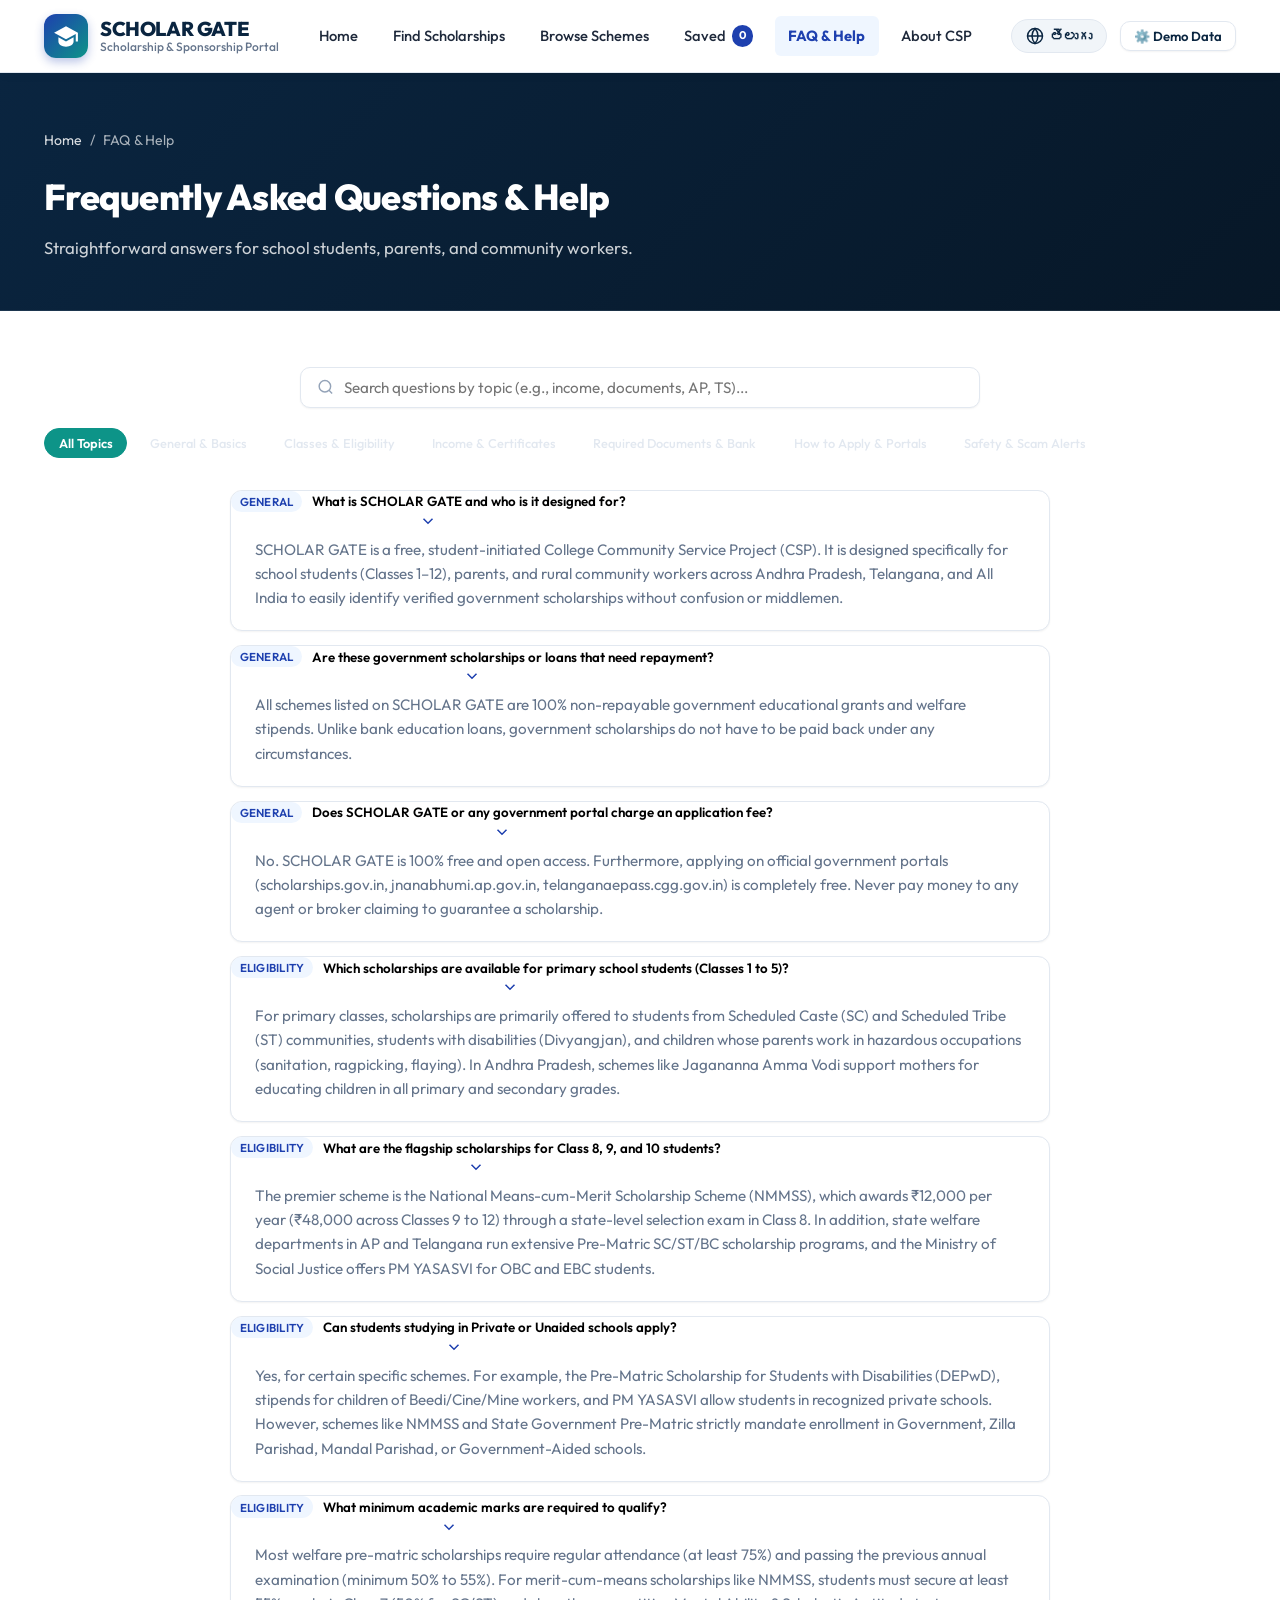
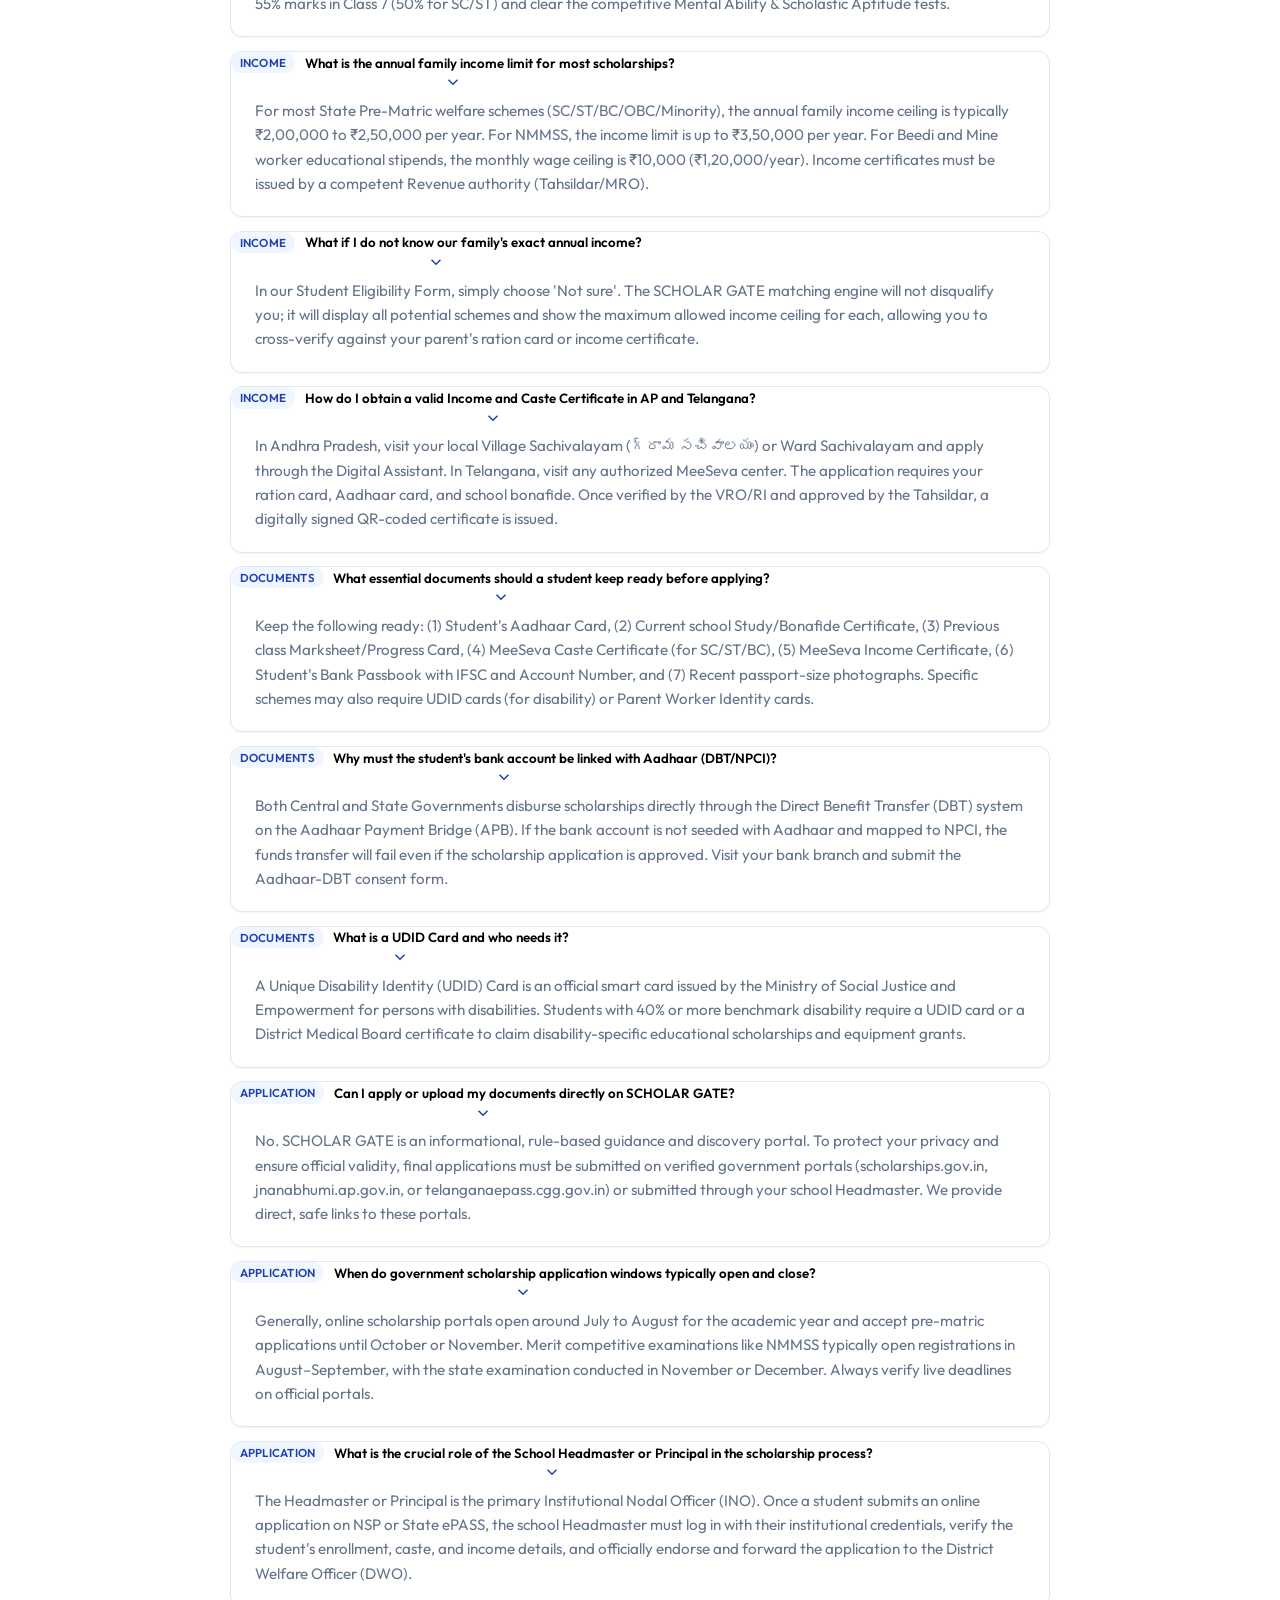
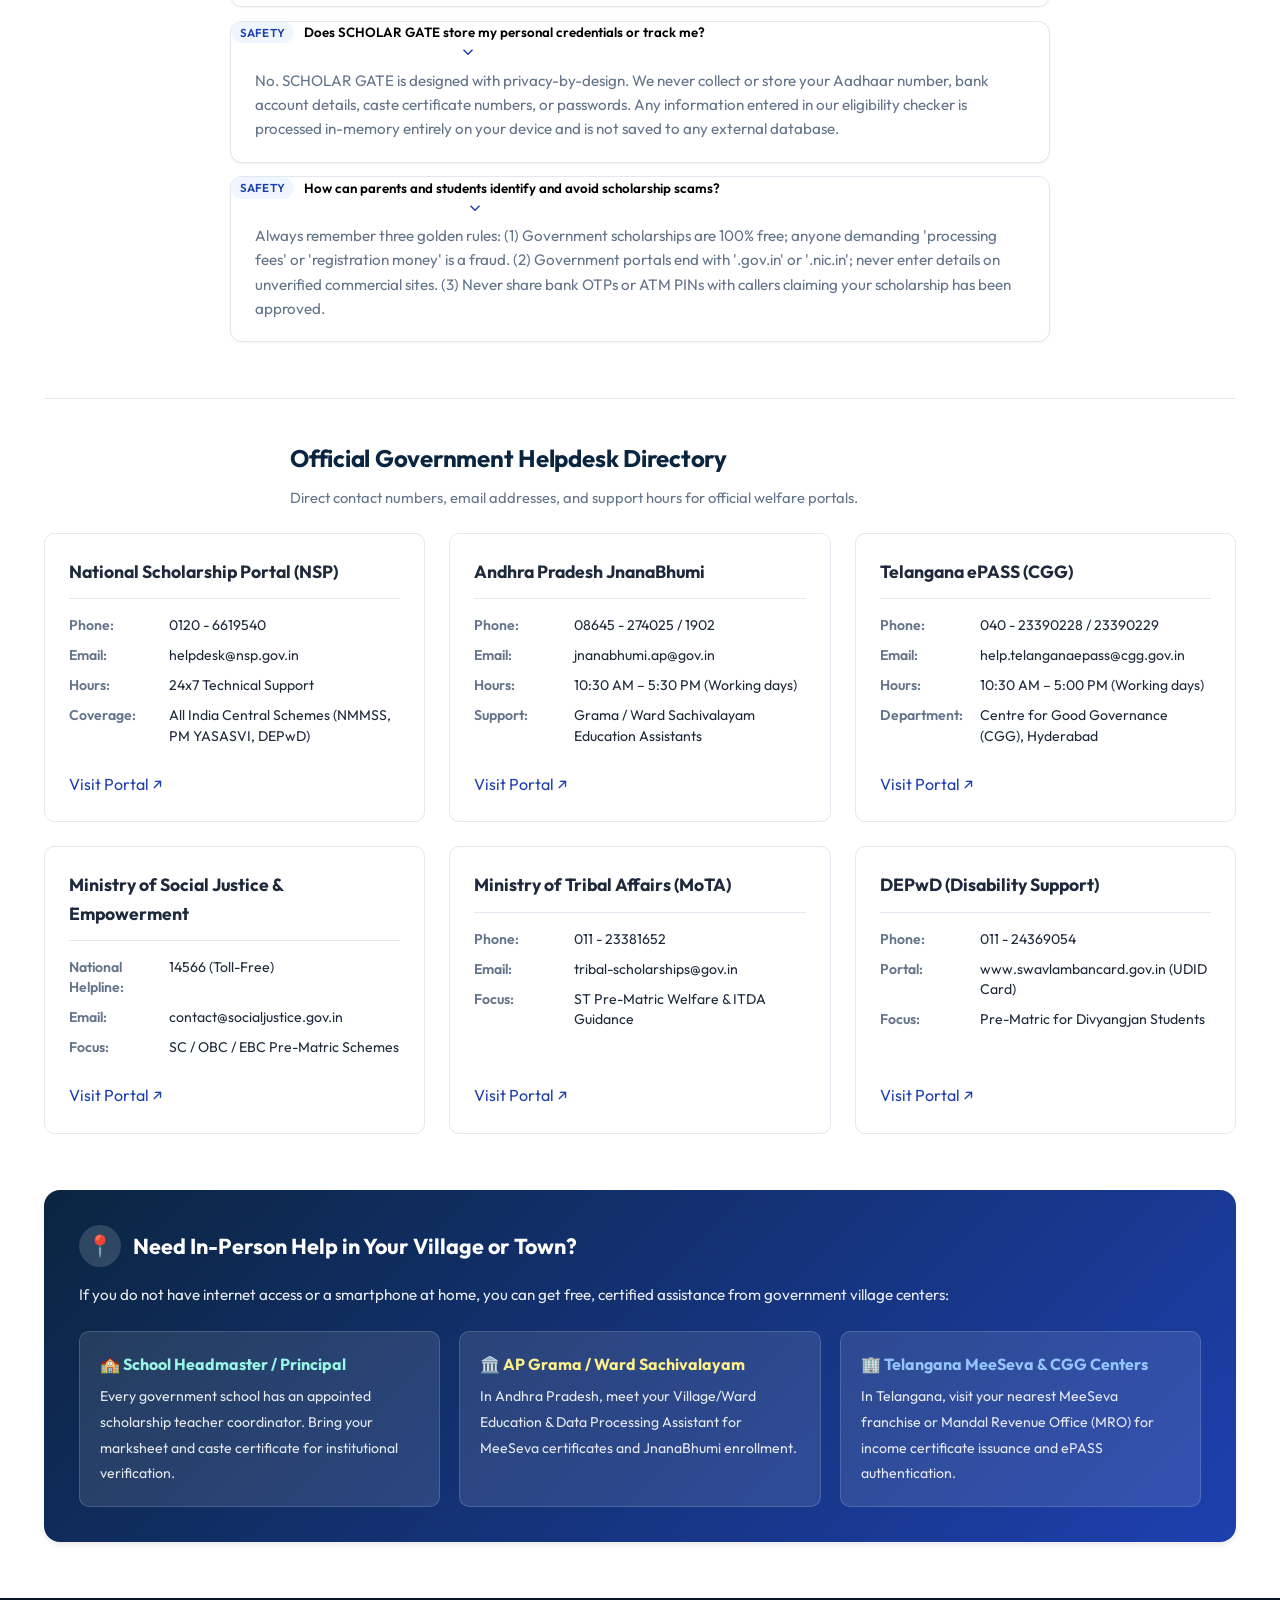
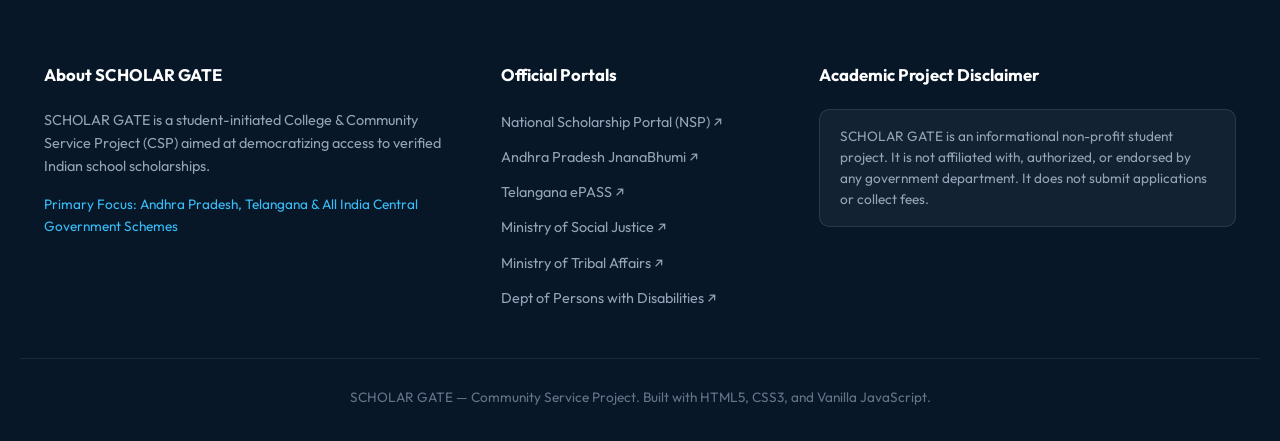
<file: faq.html>
<!DOCTYPE html>
<html lang="en">
<head>
  <meta charset="UTF-8">
  <meta name="viewport" content="width=device-width, initial-scale=1.0">
  <title>FAQ & Official Helplines — SCHOLAR GATE</title>
  <meta name="description" content="Answers to common questions regarding government school scholarships, income certificates, caste validation, and official state helpline numbers for AP and Telangana.">
  <meta name="keywords" content="Scholarship FAQ, AP JnanaBhumi Helpline, Telangana ePASS Helpdesk, NSP Customer Care, School Scholarship Guidance">
  <meta name="author" content="SCHOLAR GATE CSP Team">

  <!-- Google Fonts: Outfit and Inter -->
  <link rel="preconnect" href="https://fonts.googleapis.com">
  <link rel="preconnect" href="https://fonts.gstatic.com" crossorigin>
  <link href="https://fonts.googleapis.com/css2?family=Outfit:wght@300;400;500;600;700;800&family=Inter:wght@400;500;600;700&display=swap" rel="stylesheet">

  <!-- Main Stylesheet -->
  <link rel="stylesheet" href="css/styles.css">
</head>
<body class="lang-en">

  <!-- Site Header -->
  <header class="site-header">
    <div class="container header-inner">
      <a href="index.html" class="brand-wrapper" id="brandLink">
        <div class="brand-logo-icon" aria-hidden="true">
          <svg viewBox="0 0 24 24">
            <path d="M12 3L1 9L12 15L21 10.09V17H23V9M5 13.18V17.18C5 19.94 8.13 22 12 22C15.87 22 19 19.94 19 17.18V13.18L12 17L5 13.18Z" />
          </svg>
        </div>
        <div class="brand-text">
          <span class="brand-title" data-i18n="brandTitle">SCHOLAR GATE</span>
          <span class="brand-subtitle" data-i18n="brandSubtitle">Scholarship & Sponsorship Portal</span>
        </div>
      </a>

      <!-- Desktop Nav -->
      <nav class="nav-menu" id="navMenu">
        <a href="index.html" class="nav-link" data-nav="home" data-i18n="navHome">Home</a>
        <a href="find-scholarships.html" class="nav-link" data-nav="find" data-i18n="navFind">Find Scholarships</a>
        <a href="scholarships.html" class="nav-link" data-nav="results" data-i18n="navBrowse">Browse Schemes</a>
        <a href="saved.html" class="nav-link" data-nav="saved">
          <span data-i18n="navSaved">Saved</span>
          <span class="saved-count-badge" id="savedCountBadge">0</span>
        </a>
        <a href="faq.html" class="nav-link active" data-nav="faq" data-i18n="navFaq">FAQ & Help</a>
        <a href="about.html" class="nav-link" data-nav="about" data-i18n="navAbout">About CSP</a>
      </nav>

      <!-- Header Actions -->
      <div class="header-actions">
        <!-- Language Toggle -->
        <button type="button" class="lang-toggle-btn" id="langToggleBtn" title="Switch language to Telugu / ఇంగ్లీష్ మార్చండి">
          <svg width="18" height="18" viewBox="0 0 24 24" fill="none" stroke="currentColor" stroke-width="2">
            <circle cx="12" cy="12" r="10"></circle>
            <line x1="2" y1="12" x2="22" y2="12"></line>
            <path d="M12 2a15.3 15.3 0 0 1 4 10 15.3 15.3 0 0 1-4 10 15.3 15.3 0 0 1-4-10 15.3 15.3 0 0 1 4-10z"></path>
          </svg>
          <span id="langLabel">తెలుగు</span>
        </button>

        <!-- Prototype Data Admin Button -->
        <button type="button" class="btn-secondary" id="openAdminModalBtn" style="padding: 0.4rem 0.8rem; font-size: 0.82rem;" title="Demo Prototype Data Inspection">
          ⚙️ Demo Data
        </button>

        <!-- Mobile Menu Hamburger -->
        <button type="button" class="mobile-menu-toggle" id="mobileMenuToggle" aria-label="Toggle navigation menu">
          <svg width="24" height="24" viewBox="0 0 24 24" fill="none" stroke="currentColor" stroke-width="2">
            <line x1="3" y1="12" x2="21" y2="12"></line>
            <line x1="3" y1="6" x2="21" y2="6"></line>
            <line x1="3" y1="18" x2="21" y2="18"></line>
          </svg>
        </button>
      </div>
    </div>
  </header>

  <!-- Subpage Header Banner -->
  <section class="subpage-header">
    <div class="container">
      <div class="breadcrumb-nav">
        <a href="index.html" data-i18n="navHome">Home</a>
        <span>/</span>
        <span data-i18n="navFaq">FAQ & Help</span>
      </div>
      <h1 class="subpage-title" data-i18n="faqTitle">Frequently Asked Questions & Help</h1>
      <p class="subpage-subtitle" data-i18n="faqSubtitle">Straightforward answers for school students, parents, and community workers.</p>
    </div>
  </section>

  <!-- Main Content Body -->
  <main class="faq-section" style="padding: 3.5rem 0;">
    <div class="container">
      
      <!-- FAQ Search Box -->
      <div class="faq-search-box" style="margin-bottom: 1.25rem;">
        <svg width="18" height="18" viewBox="0 0 24 24" fill="none" stroke="currentColor" stroke-width="2" style="margin-right:0.6rem; color:var(--text-light, #94A3B8);">
          <circle cx="11" cy="11" r="8"></circle>
          <line x1="21" y1="21" x2="16.65" y2="16.65"></line>
        </svg>
        <input type="text" id="faqSearchInput" placeholder="Search questions by topic (e.g., income, documents, AP, TS)..." data-i18n-ph="faqSearchPlaceholder">
      </div>

      <!-- FAQ Category Filter Pills -->
      <div class="faq-categories" id="faqCategoryFilter" style="display: flex; flex-wrap: wrap; gap: 0.5rem; margin-bottom: 2rem;">
        <button type="button" class="quick-pill active" data-faq-cat="all" data-i18n="faqCatAll">All Topics</button>
        <button type="button" class="quick-pill" data-faq-cat="general" data-i18n="faqCatGeneral">General & Basics</button>
        <button type="button" class="quick-pill" data-faq-cat="eligibility" data-i18n="faqCatEligibility">Classes & Eligibility</button>
        <button type="button" class="quick-pill" data-faq-cat="income" data-i18n="faqCatIncome">Income & Certificates</button>
        <button type="button" class="quick-pill" data-faq-cat="documents" data-i18n="faqCatDocuments">Required Documents & Bank</button>
        <button type="button" class="quick-pill" data-faq-cat="portals" data-i18n="faqCatPortals">How to Apply & Portals</button>
        <button type="button" class="quick-pill" data-faq-cat="safety" data-i18n="faqCatSafety">Safety & Scam Alerts</button>
      </div>

      <!-- Accordion Container -->
      <div class="faq-accordion" id="faqAccordion">
        <!-- Rendered by app.js -->
      </div>

      <!-- Official Government Helpdesk Directory Section -->
      <div class="helpline-section">
        <div class="section-header" style="text-align: left; margin-bottom: 1.5rem;">
          <h2 class="section-title" style="font-size: 1.5rem;" data-i18n="helplineTitle">Official Government Helpdesk Directory</h2>
          <p class="section-subtitle" style="font-size: 0.92rem;" data-i18n="helplineSubtitle">Direct contact numbers, email addresses, and support hours for official welfare portals.</p>
        </div>

        <div class="helpline-grid">
          
          <!-- Card 1: NSP -->
          <div class="helpline-card">
            <h3 class="helpline-card-title">National Scholarship Portal (NSP)</h3>
            <div class="helpline-contact-row">
              <strong>Phone:</strong> <span>0120 - 6619540</span>
            </div>
            <div class="helpline-contact-row">
              <strong>Email:</strong> <span>helpdesk@nsp.gov.in</span>
            </div>
            <div class="helpline-contact-row">
              <strong>Hours:</strong> <span>24x7 Technical Support</span>
            </div>
            <div class="helpline-contact-row">
              <strong>Coverage:</strong> <span>All India Central Schemes (NMMSS, PM YASASVI, DEPwD)</span>
            </div>
            <div style="margin-top:auto; padding-top:1rem;">
              <a href="https://scholarships.gov.in" target="_blank" rel="noopener noreferrer" class="spotlight-link">Visit Portal ↗</a>
            </div>
          </div>

          <!-- Card 2: AP JnanaBhumi -->
          <div class="helpline-card">
            <h3 class="helpline-card-title">Andhra Pradesh JnanaBhumi</h3>
            <div class="helpline-contact-row">
              <strong>Phone:</strong> <span>08645 - 274025 / 1902</span>
            </div>
            <div class="helpline-contact-row">
              <strong>Email:</strong> <span>jnanabhumi.ap@gov.in</span>
            </div>
            <div class="helpline-contact-row">
              <strong>Hours:</strong> <span>10:30 AM – 5:30 PM (Working days)</span>
            </div>
            <div class="helpline-contact-row">
              <strong>Support:</strong> <span>Grama / Ward Sachivalayam Education Assistants</span>
            </div>
            <div style="margin-top:auto; padding-top:1rem;">
              <a href="https://jnanabhumi.ap.gov.in" target="_blank" rel="noopener noreferrer" class="spotlight-link">Visit Portal ↗</a>
            </div>
          </div>

          <!-- Card 3: Telangana ePASS -->
          <div class="helpline-card">
            <h3 class="helpline-card-title">Telangana ePASS (CGG)</h3>
            <div class="helpline-contact-row">
              <strong>Phone:</strong> <span>040 - 23390228 / 23390229</span>
            </div>
            <div class="helpline-contact-row">
              <strong>Email:</strong> <span>help.telanganaepass@cgg.gov.in</span>
            </div>
            <div class="helpline-contact-row">
              <strong>Hours:</strong> <span>10:30 AM – 5:00 PM (Working days)</span>
            </div>
            <div class="helpline-contact-row">
              <strong>Department:</strong> <span>Centre for Good Governance (CGG), Hyderabad</span>
            </div>
            <div style="margin-top:auto; padding-top:1rem;">
              <a href="https://telanganaepass.cgg.gov.in" target="_blank" rel="noopener noreferrer" class="spotlight-link">Visit Portal ↗</a>
            </div>
          </div>

          <!-- Card 4: MoSJE -->
          <div class="helpline-card">
            <h3 class="helpline-card-title">Ministry of Social Justice & Empowerment</h3>
            <div class="helpline-contact-row">
              <strong>National Helpline:</strong> <span>14566 (Toll-Free)</span>
            </div>
            <div class="helpline-contact-row">
              <strong>Email:</strong> <span>contact@socialjustice.gov.in</span>
            </div>
            <div class="helpline-contact-row">
              <strong>Focus:</strong> <span>SC / OBC / EBC Pre-Matric Schemes</span>
            </div>
            <div style="margin-top:auto; padding-top:1rem;">
              <a href="https://socialjustice.gov.in" target="_blank" rel="noopener noreferrer" class="spotlight-link">Visit Portal ↗</a>
            </div>
          </div>

          <!-- Card 5: MoTA -->
          <div class="helpline-card">
            <h3 class="helpline-card-title">Ministry of Tribal Affairs (MoTA)</h3>
            <div class="helpline-contact-row">
              <strong>Phone:</strong> <span>011 - 23381652</span>
            </div>
            <div class="helpline-contact-row">
              <strong>Email:</strong> <span>tribal-scholarships@gov.in</span>
            </div>
            <div class="helpline-contact-row">
              <strong>Focus:</strong> <span>ST Pre-Matric Welfare & ITDA Guidance</span>
            </div>
            <div style="margin-top:auto; padding-top:1rem;">
              <a href="https://tribal.nic.in" target="_blank" rel="noopener noreferrer" class="spotlight-link">Visit Portal ↗</a>
            </div>
          </div>

          <!-- Card 6: DEPwD -->
          <div class="helpline-card">
            <h3 class="helpline-card-title">DEPwD (Disability Support)</h3>
            <div class="helpline-contact-row">
              <strong>Phone:</strong> <span>011 - 24369054</span>
            </div>
            <div class="helpline-contact-row">
              <strong>Portal:</strong> <span>www.swavlambancard.gov.in (UDID Card)</span>
            </div>
            <div class="helpline-contact-row">
              <strong>Focus:</strong> <span>Pre-Matric for Divyangjan Students</span>
            </div>
            <div style="margin-top:auto; padding-top:1rem;">
              <a href="https://depwd.gov.in" target="_blank" rel="noopener noreferrer" class="spotlight-link">Visit Portal ↗</a>
            </div>
          </div>

        </div>
      </div>

      <!-- Local Rural Community Support Box -->
      <div class="local-support-box" style="margin-top: 3.5rem; background: linear-gradient(135deg, #0A2540 0%, #1E40AF 100%); color: #fff; padding: 2.2rem; border-radius: var(--radius-lg); box-shadow: var(--shadow-md);">
        <div style="display: flex; flex-direction: column; gap: 1rem;">
          <div style="display: flex; align-items: center; gap: 0.75rem;">
            <div style="width: 42px; height: 42px; background: rgba(255,255,255,0.15); border-radius: 50%; display: flex; align-items: center; justify-content: center; font-size: 1.3rem;">📍</div>
            <h3 style="font-size: 1.35rem; font-weight: 700; color: #fff; margin: 0;">Need In-Person Help in Your Village or Town?</h3>
          </div>
          <p style="font-size: 0.95rem; line-height: 1.6; color: rgba(255,255,255,0.9); margin: 0;">
            If you do not have internet access or a smartphone at home, you can get free, certified assistance from government village centers:
          </p>
          <div style="display: grid; grid-template-columns: repeat(auto-fit, minmax(240px, 1fr)); gap: 1.2rem; margin-top: 0.5rem;">
            <div style="background: rgba(255,255,255,0.1); padding: 1.25rem; border-radius: var(--radius-md); border: 1px solid rgba(255,255,255,0.15);">
              <strong style="display: block; font-size: 1rem; color: #99F6E4; margin-bottom: 0.35rem;">🏫 School Headmaster / Principal</strong>
              <span style="font-size: 0.88rem; color: rgba(255,255,255,0.88); line-height: 1.5;">Every government school has an appointed scholarship teacher coordinator. Bring your marksheet and caste certificate for institutional verification.</span>
            </div>
            <div style="background: rgba(255,255,255,0.1); padding: 1.25rem; border-radius: var(--radius-md); border: 1px solid rgba(255,255,255,0.15);">
              <strong style="display: block; font-size: 1rem; color: #FEF08A; margin-bottom: 0.35rem;">🏛️ AP Grama / Ward Sachivalayam</strong>
              <span style="font-size: 0.88rem; color: rgba(255,255,255,0.88); line-height: 1.5;">In Andhra Pradesh, meet your Village/Ward Education & Data Processing Assistant for MeeSeva certificates and JnanaBhumi enrollment.</span>
            </div>
            <div style="background: rgba(255,255,255,0.1); padding: 1.25rem; border-radius: var(--radius-md); border: 1px solid rgba(255,255,255,0.15);">
              <strong style="display: block; font-size: 1rem; color: #93C5FD; margin-bottom: 0.35rem;">🏢 Telangana MeeSeva & CGG Centers</strong>
              <span style="font-size: 0.88rem; color: rgba(255,255,255,0.88); line-height: 1.5;">In Telangana, visit your nearest MeeSeva franchise or Mandal Revenue Office (MRO) for income certificate issuance and ePASS authentication.</span>
            </div>
          </div>
        </div>
      </div>

    </div>
  </main>

  <!-- Prototype Demo Data Modal -->
  <div class="modal-backdrop" id="adminModal" role="dialog" aria-modal="true">
    <div class="modal-container" style="max-width: 720px;">
      <div class="modal-header">
        <div>
          <h3 class="modal-title">Demo Prototype Data Management</h3>
          <p class="modal-subtitle">Evaluate, inspect or edit scholarship records locally (Developer / Demonstration Mode)</p>
        </div>
        <button type="button" class="modal-close-btn" id="adminModalCloseBtn">&times;</button>
      </div>
      <div class="modal-body">
        <div style="background:#FFFBEB; border:1px solid #FDE68A; padding:0.75rem 1rem; border-radius:var(--radius-md); font-size:0.85rem; color:#92400E; margin-bottom:1rem;">
          <strong>Prototype Disclaimer:</strong> This demonstration manager runs completely in client-side memory and local storage. No unauthenticated changes are sent to a live production database.
        </div>
        
        <h4 style="font-size:0.95rem; font-weight:700; margin-bottom:0.4rem;">Current Active Dataset (JSON Inspection)</h4>
        <div class="admin-json-box" id="adminJsonView"></div>

        <div style="display:flex; gap:0.75rem; margin-top:1.25rem;">
          <button type="button" class="btn-primary" id="adminAddMockBtn" style="font-size:0.85rem; padding:0.6rem 1rem;">
            + Add Test Scheme Record
          </button>
          <button type="button" class="btn-secondary" id="adminResetDatasetBtn" style="font-size:0.85rem; padding:0.6rem 1rem;">
            Reset to Default Dataset
          </button>
        </div>
      </div>
      <div class="modal-footer">
        <span style="font-size:0.8rem; color:var(--text-muted);">Changes persist locally for this browser session.</span>
        <button type="button" class="btn-secondary" id="adminModalCloseFooterBtn">Close</button>
      </div>
    </div>
  </div>

  <!-- Site Footer -->
  <footer class="site-footer">
    <div class="container footer-grid">
      <div>
        <h4 class="footer-col-title" data-i18n="footerAboutTitle">About SCHOLAR GATE</h4>
        <p style="font-size: 0.9rem; line-height: 1.6; color: #94A3B8; margin-bottom: 1rem;" data-i18n="footerAboutDesc">
          SCHOLAR GATE is a student-initiated College & Community Service Project (CSP) aimed at democratizing access to verified Indian school scholarships.
        </p>
        <div style="font-size: 0.85rem; color: #38BDF8;">
          Primary Focus: Andhra Pradesh, Telangana & All India Central Government Schemes
        </div>
      </div>

      <div>
        <h4 class="footer-col-title" data-i18n="footerPortalsTitle">Official Portals</h4>
        <ul class="footer-links-list">
          <li><a href="https://scholarships.gov.in" target="_blank" rel="noopener noreferrer">National Scholarship Portal (NSP) ↗</a></li>
          <li><a href="https://jnanabhumi.ap.gov.in" target="_blank" rel="noopener noreferrer">Andhra Pradesh JnanaBhumi ↗</a></li>
          <li><a href="https://telanganaepass.cgg.gov.in" target="_blank" rel="noopener noreferrer">Telangana ePASS ↗</a></li>
          <li><a href="https://socialjustice.gov.in" target="_blank" rel="noopener noreferrer">Ministry of Social Justice ↗</a></li>
          <li><a href="https://tribal.nic.in" target="_blank" rel="noopener noreferrer">Ministry of Tribal Affairs ↗</a></li>
          <li><a href="https://depwd.gov.in" target="_blank" rel="noopener noreferrer">Dept of Persons with Disabilities ↗</a></li>
        </ul>
      </div>

      <div>
        <h4 class="footer-col-title" data-i18n="footerDisclaimerTitle">Academic Project Disclaimer</h4>
        <div class="footer-disclaimer-box">
          <p data-i18n="footerDisclaimerDesc">
            SCHOLAR GATE is an informational non-profit student project. It is not affiliated with, authorized, or endorsed by any government department. It does not submit applications or collect fees.
          </p>
        </div>
      </div>
    </div>

    <div class="container footer-bottom">
      <p data-i18n="footerCopyright">SCHOLAR GATE — Community Service Project. Built with HTML5, CSS3, and Vanilla JavaScript.</p>
    </div>
  </footer>

  <!-- Toast Notification Container -->
  <div class="toast-container" id="toastContainer" aria-live="polite"></div>

  <!-- Scripts -->
  <script src="js/data.js"></script>
  <script src="js/storage.js"></script>
  <script src="js/translations.js"></script>
  <script src="js/matching.js"></script>
  <script src="js/app.js"></script>
</body>
</html>
</file>
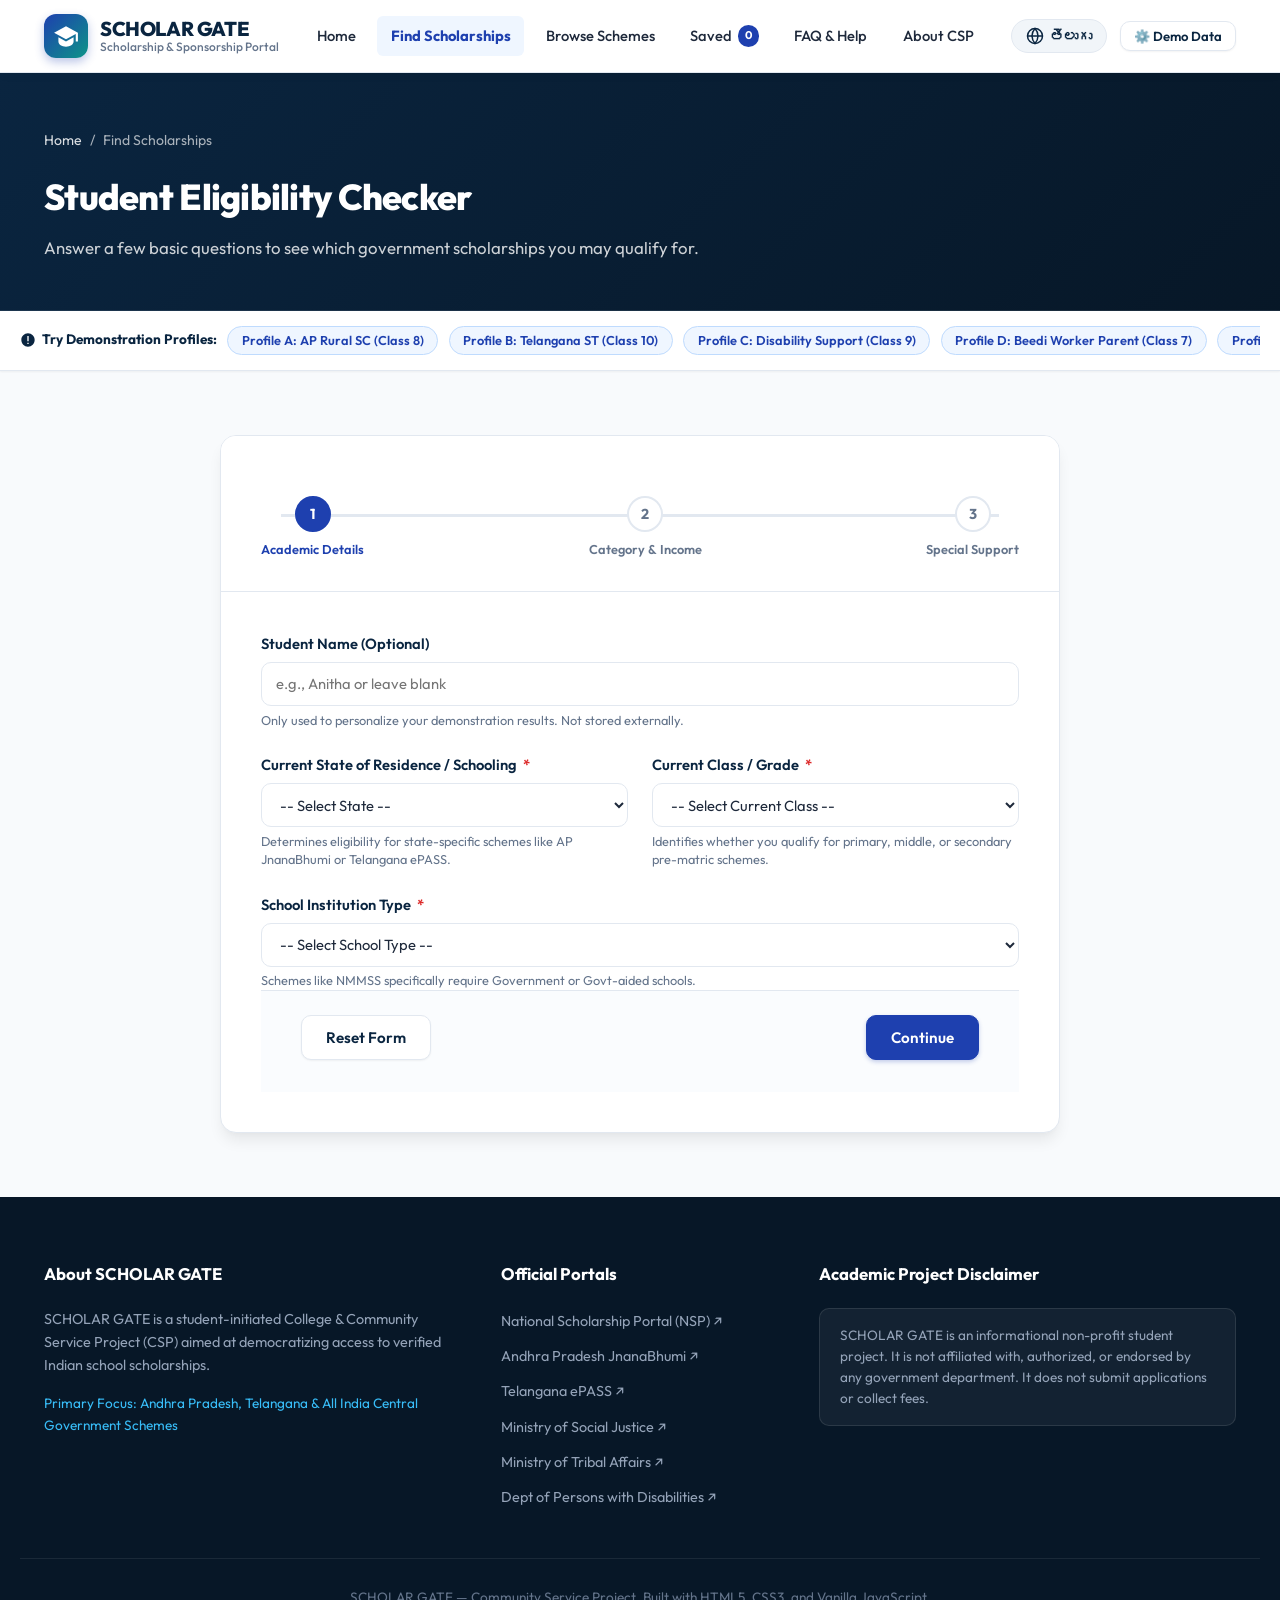
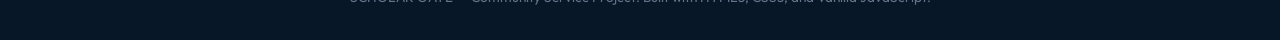
<file: find-scholarships.html>
<!DOCTYPE html>
<html lang="en">
<head>
  <meta charset="UTF-8">
  <meta name="viewport" content="width=device-width, initial-scale=1.0">
  <title>Find Scholarships — SCHOLAR GATE</title>
  <meta name="description" content="Calculate your government scholarship eligibility in 3 simple steps. Tailored for school students in Andhra Pradesh, Telangana, and across India.">
  <meta name="keywords" content="Scholarship Eligibility, AP Scholarships, Telangana Scholarships, NSP Pre-Matric, NMMSS Eligibility">
  <meta name="author" content="SCHOLAR GATE CSP Team">

  <!-- Google Fonts: Outfit and Inter -->
  <link rel="preconnect" href="https://fonts.googleapis.com">
  <link rel="preconnect" href="https://fonts.gstatic.com" crossorigin>
  <link href="https://fonts.googleapis.com/css2?family=Outfit:wght@300;400;500;600;700;800&family=Inter:wght@400;500;600;700&display=swap" rel="stylesheet">

  <!-- Main Stylesheet -->
  <link rel="stylesheet" href="css/styles.css">
</head>
<body class="lang-en">

  <!-- Site Header -->
  <header class="site-header">
    <div class="container header-inner">
      <a href="index.html" class="brand-wrapper" id="brandLink">
        <div class="brand-logo-icon" aria-hidden="true">
          <svg viewBox="0 0 24 24">
            <path d="M12 3L1 9L12 15L21 10.09V17H23V9M5 13.18V17.18C5 19.94 8.13 22 12 22C15.87 22 19 19.94 19 17.18V13.18L12 17L5 13.18Z" />
          </svg>
        </div>
        <div class="brand-text">
          <span class="brand-title" data-i18n="brandTitle">SCHOLAR GATE</span>
          <span class="brand-subtitle" data-i18n="brandSubtitle">Scholarship & Sponsorship Portal</span>
        </div>
      </a>

      <!-- Desktop Nav -->
      <nav class="nav-menu" id="navMenu">
        <a href="index.html" class="nav-link" data-nav="home" data-i18n="navHome">Home</a>
        <a href="find-scholarships.html" class="nav-link active" data-nav="find" data-i18n="navFind">Find Scholarships</a>
        <a href="scholarships.html" class="nav-link" data-nav="results" data-i18n="navBrowse">Browse Schemes</a>
        <a href="saved.html" class="nav-link" data-nav="saved">
          <span data-i18n="navSaved">Saved</span>
          <span class="saved-count-badge" id="savedCountBadge">0</span>
        </a>
        <a href="faq.html" class="nav-link" data-nav="faq" data-i18n="navFaq">FAQ & Help</a>
        <a href="about.html" class="nav-link" data-nav="about" data-i18n="navAbout">About CSP</a>
      </nav>

      <!-- Header Actions -->
      <div class="header-actions">
        <!-- Language Toggle -->
        <button type="button" class="lang-toggle-btn" id="langToggleBtn" title="Switch language to Telugu / ఇంగ్లీష్ మార్చండి">
          <svg width="18" height="18" viewBox="0 0 24 24" fill="none" stroke="currentColor" stroke-width="2">
            <circle cx="12" cy="12" r="10"></circle>
            <line x1="2" y1="12" x2="22" y2="12"></line>
            <path d="M12 2a15.3 15.3 0 0 1 4 10 15.3 15.3 0 0 1-4 10 15.3 15.3 0 0 1-4-10 15.3 15.3 0 0 1 4-10z"></path>
          </svg>
          <span id="langLabel">తెలుగు</span>
        </button>

        <!-- Prototype Data Admin Button -->
        <button type="button" class="btn-secondary" id="openAdminModalBtn" style="padding: 0.4rem 0.8rem; font-size: 0.82rem;" title="Demo Prototype Data Inspection">
          ⚙️ Demo Data
        </button>

        <!-- Mobile Menu Hamburger -->
        <button type="button" class="mobile-menu-toggle" id="mobileMenuToggle" aria-label="Toggle navigation menu">
          <svg width="24" height="24" viewBox="0 0 24 24" fill="none" stroke="currentColor" stroke-width="2">
            <line x1="3" y1="12" x2="21" y2="12"></line>
            <line x1="3" y1="6" x2="21" y2="6"></line>
            <line x1="3" y1="18" x2="21" y2="18"></line>
          </svg>
        </button>
      </div>
    </div>
  </header>

  <!-- Subpage Header Banner -->
  <section class="subpage-header">
    <div class="container">
      <div class="breadcrumb-nav">
        <a href="index.html" data-i18n="navHome">Home</a>
        <span>/</span>
        <span data-i18n="navFind">Find Scholarships</span>
      </div>
      <h1 class="subpage-title" data-i18n="formTitle">Student Eligibility Checker</h1>
      <p class="subpage-subtitle" data-i18n="formSubtitle">Answer a few basic questions to see which government scholarships you may qualify for.</p>
    </div>
  </section>

  <!-- Demo Profile Quick Bar -->
  <section class="demo-bar-wrapper">
    <div class="container demo-bar">
      <span class="demo-bar-label">
        <svg width="16" height="16" viewBox="0 0 24 24" fill="currentColor">
          <path d="M12 2C6.48 2 2 6.48 2 12s4.48 10 10 10 10-4.48 10-10S17.52 2 12 2zm-1 14h2v2h-2zm0-10h2v8h-2z"/>
        </svg>
        <span data-i18n="demoBarTitle">Try Demonstration Profiles:</span>
      </span>
      <button type="button" class="demo-chip" data-profile="profile_a" data-i18n="demoProfileA">Profile A: AP Rural SC (Class 8)</button>
      <button type="button" class="demo-chip" data-profile="profile_b" data-i18n="demoProfileB">Profile B: Telangana ST (Class 10)</button>
      <button type="button" class="demo-chip" data-profile="profile_c" data-i18n="demoProfileC">Profile C: Disability Support (Class 9)</button>
      <button type="button" class="demo-chip" data-profile="profile_d" data-i18n="demoProfileD">Profile D: Beedi Worker Parent (Class 7)</button>
      <button type="button" class="demo-chip" data-profile="profile_e" data-i18n="demoProfileE">Profile E: Higher Income (Class 11)</button>
    </div>
  </section>

  <!-- Main Content Body -->
  <main class="section-padding">
    <div class="container">
      <div class="wizard-card" style="box-shadow: var(--shadow-lg);">
        
        <!-- Wizard Header with Step Indicator -->
        <div class="wizard-header">
          <div class="progress-steps-bar">
            <div class="progress-line-fill" id="progressLineFill"></div>
            
            <div class="step-indicator-item active" data-step-dot="1">
              <div class="step-bubble">1</div>
              <span class="step-indicator-label" data-i18n="stepIndicator1">Academic Details</span>
            </div>

            <div class="step-indicator-item" data-step-dot="2">
              <div class="step-bubble">2</div>
              <span class="step-indicator-label" data-i18n="stepIndicator2">Category & Income</span>
            </div>

            <div class="step-indicator-item" data-step-dot="3">
              <div class="step-bubble">3</div>
              <span class="step-indicator-label" data-i18n="stepIndicator3">Special Support</span>
            </div>
          </div>
        </div>

        <!-- Form Body -->
        <form id="eligibilityForm" class="wizard-body" novalidate>

          <!-- STEP 1: Academic & Basic Details -->
          <div class="wizard-step-pane active" id="wizardStep1">
            <div class="form-grid">
              
              <!-- Student Name -->
              <div class="form-group form-group-full">
                <label for="studentName" class="form-label" data-i18n="fieldName">Student Name (Optional)</label>
                <input type="text" id="studentName" name="studentName" class="form-input" placeholder="e.g., Anitha or leave blank" data-i18n-ph="fieldNamePlaceholder">
                <span class="form-helper" data-i18n="fieldNameHelp">Only used to personalize your demonstration results. Not stored externally.</span>
              </div>

              <!-- State -->
              <div class="form-group">
                <label for="studentState" class="form-label">
                  <span data-i18n="fieldState">Current State of Residence / Schooling</span>
                  <span class="required-star">*</span>
                </label>
                <select id="studentState" name="studentState" class="form-select" required>
                  <option value="" data-i18n="fieldStateSelect">-- Select State --</option>
                  <option value="Andhra Pradesh" data-i18n="fieldStateAP">Andhra Pradesh</option>
                  <option value="Telangana" data-i18n="fieldStateTS">Telangana</option>
                  <option value="Other Indian state" data-i18n="fieldStateOther">Other Indian State</option>
                </select>
                <span class="form-helper" data-i18n="fieldStateHelp">Determines eligibility for state-specific schemes like AP JnanaBhumi or Telangana ePASS.</span>
              </div>

              <!-- Class / Grade -->
              <div class="form-group">
                <label for="currentClass" class="form-label">
                  <span data-i18n="fieldClass">Current Class / Grade</span>
                  <span class="required-star">*</span>
                </label>
                <select id="currentClass" name="currentClass" class="form-select" required>
                  <option value="" data-i18n="fieldClassSelect">-- Select Current Class --</option>
                  <option value="1">Class 1</option>
                  <option value="2">Class 2</option>
                  <option value="3">Class 3</option>
                  <option value="4">Class 4</option>
                  <option value="5">Class 5</option>
                  <option value="6">Class 6</option>
                  <option value="7">Class 7</option>
                  <option value="8">Class 8</option>
                  <option value="9">Class 9</option>
                  <option value="10">Class 10</option>
                  <option value="11">Class 11</option>
                  <option value="12">Class 12</option>
                </select>
                <span class="form-helper" data-i18n="fieldClassHelp">Identifies whether you qualify for primary, middle, or secondary pre-matric schemes.</span>
              </div>

              <!-- School Type -->
              <div class="form-group form-group-full">
                <label for="schoolType" class="form-label">
                  <span data-i18n="fieldSchoolType">School Institution Type</span>
                  <span class="required-star">*</span>
                </label>
                <select id="schoolType" name="schoolType" class="form-select" required>
                  <option value="" data-i18n="fieldSchoolTypeSelect">-- Select School Type --</option>
                  <option value="Government" data-i18n="schoolTypeGovt">Government School (Mandal/Zilla Parishad/Municipality)</option>
                  <option value="Government-aided" data-i18n="schoolTypeAided">Government-Aided School</option>
                  <option value="Recognized private school" data-i18n="schoolTypePrivate">Recognized Private School</option>
                  <option value="Not sure" data-i18n="schoolTypeNotSure">Not sure / Others</option>
                </select>
                <span class="form-helper" data-i18n="fieldSchoolTypeHelp">Schemes like NMMSS specifically require Government or Govt-aided schools.</span>
              </div>

            </div>
          </div>

          <!-- STEP 2: Category & Family Income -->
          <div class="wizard-step-pane" id="wizardStep2">
            <div class="form-grid">

              <!-- Social Category -->
              <div class="form-group form-group-full">
                <label for="socialCategory" class="form-label">
                  <span data-i18n="fieldCategory">Social Category / Community</span>
                  <span class="required-star">*</span>
                </label>
                <select id="socialCategory" name="socialCategory" class="form-select" required>
                  <option value="" data-i18n="fieldCategorySelect">-- Select Social Category --</option>
                  <option value="SC" data-i18n="categorySC">Scheduled Caste (SC)</option>
                  <option value="ST" data-i18n="categoryST">Scheduled Tribe (ST)</option>
                  <option value="OBC/BC" data-i18n="categoryOBC">Backward Classes (OBC / BC)</option>
                  <option value="EBC or another eligible category" data-i18n="categoryEBC">Economically Backward Class (EBC / DNT)</option>
                  <option value="Minority" data-i18n="categoryMinority">Minority (Muslim, Christian, Sikh, Buddhist, Jain, Parsi)</option>
                  <option value="General/Other" data-i18n="categoryGeneral">General / Other</option>
                  <option value="Prefer not to say" data-i18n="categoryPreferNot">Prefer not to say</option>
                </select>
                <span class="form-helper" data-i18n="fieldCategoryHelp">Important for welfare department pre-matric programs. 'Prefer not to say' will be marked for verification rather than excluded.</span>
              </div>

              <!-- Family Income -->
              <div class="form-group form-group-full">
                <label for="familyIncome" class="form-label">
                  <span data-i18n="fieldIncome">Annual Family Income Range</span>
                  <span class="required-star">*</span>
                </label>
                <select id="familyIncome" name="familyIncome" class="form-select" required>
                  <option value="" data-i18n="fieldIncomeSelect">-- Select Income Range --</option>
                  <option value="Below ₹1 lakh" data-i18n="incomeUnder1L">Below ₹1,00,000 (Below ₹1 Lakh)</option>
                  <option value="₹1 lakh–₹2.5 lakh" data-i18n="income1To25L">₹1,00,000 – ₹2,50,000 (₹1L – ₹2.5L)</option>
                  <option value="₹2.5 lakh–₹3.5 lakh" data-i18n="income25To35L">₹2,50,000 – ₹3,50,000 (₹2.5L – ₹3.5L)</option>
                  <option value="Above ₹3.5 lakh" data-i18n="incomeAbove35L">Above ₹3,50,000 (Above ₹3.5 Lakhs)</option>
                  <option value="Not sure" data-i18n="incomeNotSure">Not sure</option>
                </select>
                <span class="form-helper" data-i18n="fieldIncomeHelp">Most welfare scholarships have maximum family income caps ranging between ₹1.2 Lakh and ₹3.5 Lakhs.</span>
              </div>

            </div>
          </div>

          <!-- STEP 3: Special Eligibility, Occupation & Academic -->
          <div class="wizard-step-pane" id="wizardStep3">
            <div class="form-grid">

              <!-- Disability -->
              <div class="form-group form-group-full">
                <label class="form-label">
                  <span data-i18n="fieldDisability">Do you have a certified benchmark disability (40%+ with UDID)?</span>
                  <span class="required-star">*</span>
                </label>
                <div class="radio-group-vertical">
                  <label class="radio-card-label">
                    <input type="radio" name="hasDisability" value="Yes">
                    <span class="radio-custom-text" data-i18n="disabilityYes">Yes, holding / applying for 40%+ disability certificate</span>
                  </label>
                  <label class="radio-card-label">
                    <input type="radio" name="hasDisability" value="No" checked>
                    <span class="radio-custom-text" data-i18n="disabilityNo">No</span>
                  </label>
                  <label class="radio-card-label">
                    <input type="radio" name="hasDisability" value="Prefer not to say">
                    <span class="radio-custom-text" data-i18n="disabilityPreferNot">Prefer not to say</span>
                  </label>
                </div>
                <span class="form-helper" data-i18n="fieldDisabilityHelp">Unlocks dedicated Department of Empowerment of Persons with Disabilities (DEPwD) pre-matric stipends.</span>
              </div>

              <!-- Parent Occupation -->
              <div class="form-group">
                <label for="parentOccupation" class="form-label">
                  <span data-i18n="fieldOccupation">Parent / Guardian Employment Sector</span>
                </label>
                <select id="parentOccupation" name="parentOccupation" class="form-select">
                  <option value="None of these" data-i18n="occupationNone">None of these / General Employment</option>
                  <option value="Beedi worker" data-i18n="occupationBeedi">Registered Beedi Worker</option>
                  <option value="Eligible mine worker" data-i18n="occupationMine">Eligible Non-coal Mine Worker (Iron/Manganese/Limestone)</option>
                  <option value="Cine worker" data-i18n="occupationCine">Cine Worker</option>
                  <option value="Not sure" data-i18n="occupationNotSure">Not sure</option>
                </select>
                <span class="form-helper" data-i18n="fieldOccupationHelp">Ministry of Labour provides dedicated education assistance to children of these registered workers.</span>
              </div>

              <!-- Academic Performance -->
              <div class="form-group">
                <label for="academicScore" class="form-label">
                  <span data-i18n="fieldAcademicPerf">Academic Performance / Examination Status</span>
                </label>
                <select id="academicScore" name="academicScore" class="form-select">
                  <option value="Above 55%" data-i18n="academicPass55">Scored 55% or above in previous class (50% for SC/ST)</option>
                  <option value="NMMS qualified" data-i18n="academicPassExam">Appeared / Qualified in State NMMS Selection Exam</option>
                  <option value="General pass" data-i18n="academicGeneral">Passed previous class / Regular attendance</option>
                </select>
                <span class="form-helper" data-i18n="fieldAcademicPerfHelp">Required for merit-cum-means selection and annual renewals.</span>
              </div>

            </div>

            <!-- Safe & Privacy First Guarantee -->
            <div class="privacy-notice-box" style="margin-top: 1.5rem;">
              <svg width="22" height="22" viewBox="0 0 24 24" fill="none" stroke="currentColor" stroke-width="2" style="flex-shrink:0;">
                <path d="M12 22s8-4 8-10V5l-8-3-8 3v7c0 6 8 10 8 10z"></path>
              </svg>
              <div>
                <strong>Privacy & Integrity Guarantee:</strong> SCHOLAR GATE runs 100% locally in your browser. We never collect Aadhaar numbers, bank account details, caste certificates, or document uploads.
              </div>
            </div>
          </div>

          <!-- Wizard Footer Buttons -->
          <div class="wizard-footer">
            <button type="button" class="btn-secondary" id="formResetBtn" data-i18n="btnReset">Reset Form</button>

            <div class="wizard-footer-right">
              <button type="button" class="btn-secondary" id="formPrevBtn" style="display:none;" data-i18n="btnPrev">Back</button>
              <button type="button" class="btn-primary" id="formNextBtn" data-i18n="btnNext">Continue</button>
              <button type="submit" class="btn-primary" id="formSubmitBtn" style="display:none;" data-i18n="btnFind">Find Matching Scholarships</button>
            </div>
          </div>

        </form>
      </div>
    </div>
  </main>

  <!-- Scholarship Details & Checklist Modal -->
  <div class="modal-backdrop" id="detailsModal" role="dialog" aria-modal="true" aria-labelledby="modalTitle">
    <div class="modal-container">
      <div class="modal-header">
        <div class="modal-header-text">
          <span class="match-status-badge" id="modalStatusBadge" style="margin-bottom:0.5rem;">Potential Match</span>
          <h3 class="modal-title" id="modalTitle">Scholarship Title</h3>
          <p class="modal-subtitle" id="modalAuthority">Administering Authority</p>
        </div>
        <button type="button" class="modal-close-btn" id="modalCloseBtn" aria-label="Close details popup">&times;</button>
      </div>

      <div class="modal-body">
        <!-- Match Explanation -->
        <div class="card-explanation-box" id="modalExplanationBox"></div>

        <!-- Purpose & Benefits -->
        <div class="modal-section">
          <h4 class="modal-section-title">
            <svg width="18" height="18" viewBox="0 0 24 24" fill="none" stroke="currentColor" stroke-width="2"><circle cx="12" cy="12" r="10"></circle><line x1="12" y1="8" x2="12" y2="12"></line><line x1="12" y1="16" x2="12.01" y2="16"></line></svg>
            <span data-i18n="modalPurpose">Scheme Purpose & Overview</span>
          </h4>
          <p id="modalPurposeText" style="font-size:0.95rem; color:var(--text-main); line-height:1.6;"></p>
        </div>

        <!-- Academic & School Conditions -->
        <div class="modal-section">
          <h4 class="modal-section-title">
            <svg width="18" height="18" viewBox="0 0 24 24" fill="none" stroke="currentColor" stroke-width="2"><path d="M22 10v6M2 10l10-5 10 5-10 5z"></path><path d="M6 12v5c3 3 9 3 12 0v-5"></path></svg>
            <span data-i18n="modalAcademicConditions">Academic & School Conditions</span>
          </h4>
          <ul id="modalAcademicList" class="steps-list"></ul>
        </div>

        <!-- Document Checklist (LocalStorage Saved) -->
        <div class="modal-section">
          <div class="modal-checklist-wrapper">
            <div class="checklist-header">
              <div>
                <h4 style="font-size: 1rem; font-weight: 700; color: var(--primary-navy);" data-i18n="modalChecklistTitle">Document Checklist (Save Your Progress)</h4>
                <p style="font-size: 0.8rem; color: var(--text-muted);" data-i18n="modalChecklistSubtitle">Commonly requested documents — verify official scheme guidelines.</p>
              </div>
              <button type="button" class="btn-secondary" id="resetChecklistBtn" style="padding: 0.35rem 0.75rem; font-size: 0.78rem;" data-i18n="btnResetChecklist">Reset Checklist</button>
            </div>
            <div class="checklist-items-list" id="modalChecklistItems"></div>
          </div>
        </div>

        <!-- How To Apply -->
        <div class="modal-section">
          <h4 class="modal-section-title">
            <svg width="18" height="18" viewBox="0 0 24 24" fill="none" stroke="currentColor" stroke-width="2"><polyline points="9 11 12 14 22 4"></polyline><path d="M21 12v7a2 2 0 0 1-2 2H5a2 2 0 0 1-2-2V5a2 2 0 0 1 2-2h11"></path></svg>
            <span data-i18n="modalHowToApply">Step-by-Step Official Application Process</span>
          </h4>
          <ol id="modalHowToApplyList" class="steps-list" style="padding-left: 1.5rem;"></ol>
        </div>

        <!-- Official Links -->
        <div class="official-links-box">
          <a href="#" target="_blank" rel="noopener noreferrer" class="link-button-official" id="modalOfficialInfoLink">
            <span style="display:flex; align-items:center; gap:0.4rem;">
              <svg width="18" height="18" viewBox="0 0 24 24" fill="none" stroke="currentColor" stroke-width="2"><path d="M18 13v6a2 2 0 0 1-2 2H5a2 2 0 0 1-2-2V8a2 2 0 0 1 2-2h6"></path><polyline points="15 3 21 3 21 9"></polyline><line x1="10" y1="14" x2="21" y2="3"></line></svg>
              <span data-i18n="modalOfficialInfo">Official Scheme Information Website</span>
            </span>
            <span>↗</span>
          </a>

          <a href="#" target="_blank" rel="noopener noreferrer" class="link-button-official" id="modalOfficialApplyLink" style="background:var(--primary-blue); color:#FFFFFF; border-color:var(--primary-blue);">
            <span style="display:flex; align-items:center; gap:0.4rem;">
              <svg width="18" height="18" viewBox="0 0 24 24" fill="none" stroke="currentColor" stroke-width="2"><path d="M15 3h6v6"></path><path d="M10 14L21 3"></path><path d="M18 13v6a2 2 0 0 1-2 2H5a2 2 0 0 1-2-2V8a2 2 0 0 1 2-2h6"></path></svg>
              <strong data-i18n="modalOfficialApply">Official Online Application Portal</strong>
            </span>
            <span>↗</span>
          </a>
        </div>

        <div style="font-size:0.8rem; color:#64748B; background:#F1F5F9; padding:0.75rem 1rem; border-radius:var(--radius-sm);" data-i18n="modalNotice">
          Note: Government guidelines and portal application dates change periodically. Always verify with your school headmaster or official portal before applying.
        </div>
      </div>

      <div class="modal-footer">
        <div class="modal-verified-info">
          <span data-i18n="modalLastVerified">Information Last Verified on:</span>
          <strong id="modalLastVerifiedDate">2026-03-15</strong>
        </div>
        <button type="button" class="btn-secondary" id="modalCloseFooterBtn" data-i18n="btnClose">Close</button>
      </div>
    </div>
  </div>

  <!-- Prototype Demo Data Modal -->
  <div class="modal-backdrop" id="adminModal" role="dialog" aria-modal="true">
    <div class="modal-container" style="max-width: 720px;">
      <div class="modal-header">
        <div>
          <h3 class="modal-title">Demo Prototype Data Management</h3>
          <p class="modal-subtitle">Evaluate, inspect or edit scholarship records locally (Developer / Demonstration Mode)</p>
        </div>
        <button type="button" class="modal-close-btn" id="adminModalCloseBtn">&times;</button>
      </div>
      <div class="modal-body">
        <div style="background:#FFFBEB; border:1px solid #FDE68A; padding:0.75rem 1rem; border-radius:var(--radius-md); font-size:0.85rem; color:#92400E; margin-bottom:1rem;">
          <strong>Prototype Disclaimer:</strong> This demonstration manager runs completely in client-side memory and local storage. No unauthenticated changes are sent to a live production database.
        </div>
        
        <h4 style="font-size:0.95rem; font-weight:700; margin-bottom:0.4rem;">Current Active Dataset (JSON Inspection)</h4>
        <div class="admin-json-box" id="adminJsonView"></div>

        <div style="display:flex; gap:0.75rem; margin-top:1.25rem;">
          <button type="button" class="btn-primary" id="adminAddMockBtn" style="font-size:0.85rem; padding:0.6rem 1rem;">
            + Add Test Scheme Record
          </button>
          <button type="button" class="btn-secondary" id="adminResetDatasetBtn" style="font-size:0.85rem; padding:0.6rem 1rem;">
            Reset to Default Dataset
          </button>
        </div>
      </div>
      <div class="modal-footer">
        <span style="font-size:0.8rem; color:var(--text-muted);">Changes persist locally for this browser session.</span>
        <button type="button" class="btn-secondary" id="adminModalCloseFooterBtn">Close</button>
      </div>
    </div>
  </div>

  <!-- Site Footer -->
  <footer class="site-footer">
    <div class="container footer-grid">
      <div>
        <h4 class="footer-col-title" data-i18n="footerAboutTitle">About SCHOLAR GATE</h4>
        <p style="font-size: 0.9rem; line-height: 1.6; color: #94A3B8; margin-bottom: 1rem;" data-i18n="footerAboutDesc">
          SCHOLAR GATE is a student-initiated College & Community Service Project (CSP) aimed at democratizing access to verified Indian school scholarships.
        </p>
        <div style="font-size: 0.85rem; color: #38BDF8;">
          Primary Focus: Andhra Pradesh, Telangana & All India Central Government Schemes
        </div>
      </div>

      <div>
        <h4 class="footer-col-title" data-i18n="footerPortalsTitle">Official Portals</h4>
        <ul class="footer-links-list">
          <li><a href="https://scholarships.gov.in" target="_blank" rel="noopener noreferrer">National Scholarship Portal (NSP) ↗</a></li>
          <li><a href="https://jnanabhumi.ap.gov.in" target="_blank" rel="noopener noreferrer">Andhra Pradesh JnanaBhumi ↗</a></li>
          <li><a href="https://telanganaepass.cgg.gov.in" target="_blank" rel="noopener noreferrer">Telangana ePASS ↗</a></li>
          <li><a href="https://socialjustice.gov.in" target="_blank" rel="noopener noreferrer">Ministry of Social Justice ↗</a></li>
          <li><a href="https://tribal.nic.in" target="_blank" rel="noopener noreferrer">Ministry of Tribal Affairs ↗</a></li>
          <li><a href="https://depwd.gov.in" target="_blank" rel="noopener noreferrer">Dept of Persons with Disabilities ↗</a></li>
        </ul>
      </div>

      <div>
        <h4 class="footer-col-title" data-i18n="footerDisclaimerTitle">Academic Project Disclaimer</h4>
        <div class="footer-disclaimer-box">
          <p data-i18n="footerDisclaimerDesc">
            SCHOLAR GATE is an informational non-profit student project. It is not affiliated with, authorized, or endorsed by any government department. It does not submit applications or collect fees.
          </p>
        </div>
      </div>
    </div>

    <div class="container footer-bottom">
      <p data-i18n="footerCopyright">SCHOLAR GATE — Community Service Project. Built with HTML5, CSS3, and Vanilla JavaScript.</p>
    </div>
  </footer>

  <!-- Toast Notification Container -->
  <div class="toast-container" id="toastContainer" aria-live="polite"></div>

  <!-- Scripts -->
  <script src="js/data.js"></script>
  <script src="js/storage.js"></script>
  <script src="js/translations.js"></script>
  <script src="js/matching.js"></script>
  <script src="js/app.js"></script>
</body>
</html>
</file>
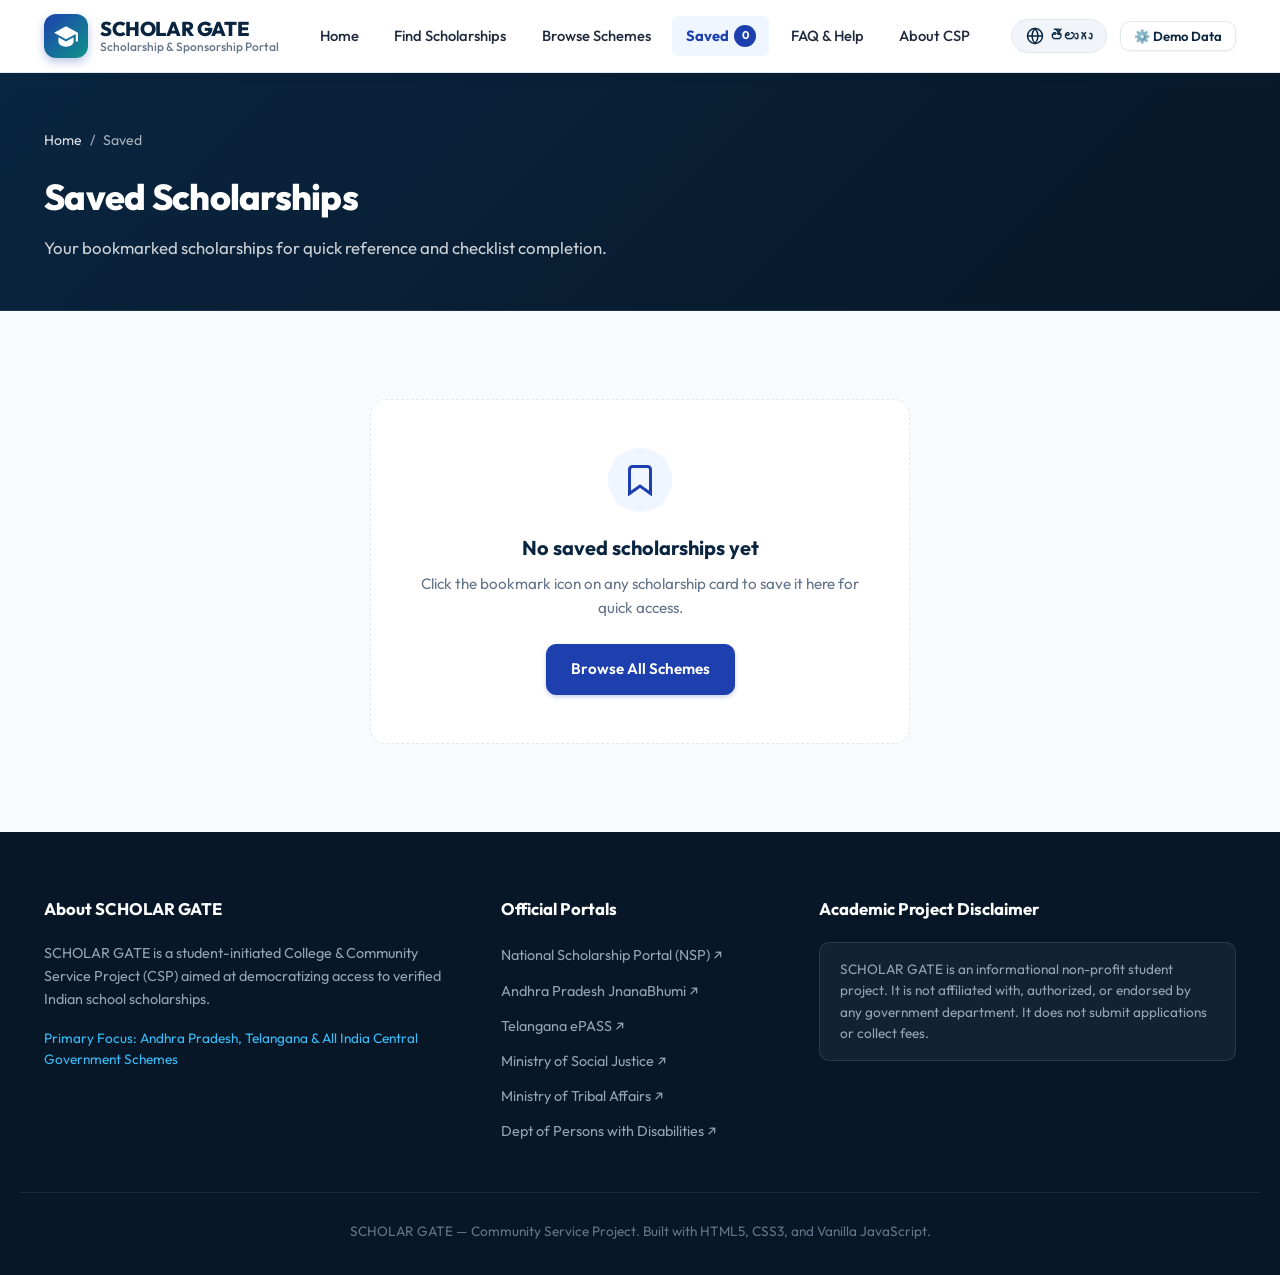
<file: saved.html>
<!DOCTYPE html>
<html lang="en">
<head>
  <meta charset="UTF-8">
  <meta name="viewport" content="width=device-width, initial-scale=1.0">
  <title>Saved Scholarships & Checklist — SCHOLAR GATE</title>
  <meta name="description" content="View your saved scholarships, track required application certificates, and access official application portals without losing your progress.">
  <meta name="keywords" content="Saved Scholarships, Document Checklist, Student Scholarship Tracker">
  <meta name="author" content="SCHOLAR GATE CSP Team">

  <!-- Google Fonts: Outfit and Inter -->
  <link rel="preconnect" href="https://fonts.googleapis.com">
  <link rel="preconnect" href="https://fonts.gstatic.com" crossorigin>
  <link href="https://fonts.googleapis.com/css2?family=Outfit:wght@300;400;500;600;700;800&family=Inter:wght@400;500;600;700&display=swap" rel="stylesheet">

  <!-- Main Stylesheet -->
  <link rel="stylesheet" href="css/styles.css">
</head>
<body class="lang-en">

  <!-- Site Header -->
  <header class="site-header">
    <div class="container header-inner">
      <a href="index.html" class="brand-wrapper" id="brandLink">
        <div class="brand-logo-icon" aria-hidden="true">
          <svg viewBox="0 0 24 24">
            <path d="M12 3L1 9L12 15L21 10.09V17H23V9M5 13.18V17.18C5 19.94 8.13 22 12 22C15.87 22 19 19.94 19 17.18V13.18L12 17L5 13.18Z" />
          </svg>
        </div>
        <div class="brand-text">
          <span class="brand-title" data-i18n="brandTitle">SCHOLAR GATE</span>
          <span class="brand-subtitle" data-i18n="brandSubtitle">Scholarship & Sponsorship Portal</span>
        </div>
      </a>

      <!-- Desktop Nav -->
      <nav class="nav-menu" id="navMenu">
        <a href="index.html" class="nav-link" data-nav="home" data-i18n="navHome">Home</a>
        <a href="find-scholarships.html" class="nav-link" data-nav="find" data-i18n="navFind">Find Scholarships</a>
        <a href="scholarships.html" class="nav-link" data-nav="results" data-i18n="navBrowse">Browse Schemes</a>
        <a href="saved.html" class="nav-link active" data-nav="saved">
          <span data-i18n="navSaved">Saved</span>
          <span class="saved-count-badge" id="savedCountBadge">0</span>
        </a>
        <a href="faq.html" class="nav-link" data-nav="faq" data-i18n="navFaq">FAQ & Help</a>
        <a href="about.html" class="nav-link" data-nav="about" data-i18n="navAbout">About CSP</a>
      </nav>

      <!-- Header Actions -->
      <div class="header-actions">
        <!-- Language Toggle -->
        <button type="button" class="lang-toggle-btn" id="langToggleBtn" title="Switch language to Telugu / ఇంగ్లీష్ మార్చండి">
          <svg width="18" height="18" viewBox="0 0 24 24" fill="none" stroke="currentColor" stroke-width="2">
            <circle cx="12" cy="12" r="10"></circle>
            <line x1="2" y1="12" x2="22" y2="12"></line>
            <path d="M12 2a15.3 15.3 0 0 1 4 10 15.3 15.3 0 0 1-4 10 15.3 15.3 0 0 1-4-10 15.3 15.3 0 0 1 4-10z"></path>
          </svg>
          <span id="langLabel">తెలుగు</span>
        </button>

        <!-- Prototype Data Admin Button -->
        <button type="button" class="btn-secondary" id="openAdminModalBtn" style="padding: 0.4rem 0.8rem; font-size: 0.82rem;" title="Demo Prototype Data Inspection">
          ⚙️ Demo Data
        </button>

        <!-- Mobile Menu Hamburger -->
        <button type="button" class="mobile-menu-toggle" id="mobileMenuToggle" aria-label="Toggle navigation menu">
          <svg width="24" height="24" viewBox="0 0 24 24" fill="none" stroke="currentColor" stroke-width="2">
            <line x1="3" y1="12" x2="21" y2="12"></line>
            <line x1="3" y1="6" x2="21" y2="6"></line>
            <line x1="3" y1="18" x2="21" y2="18"></line>
          </svg>
        </button>
      </div>
    </div>
  </header>

  <!-- Subpage Header Banner -->
  <section class="subpage-header">
    <div class="container">
      <div class="breadcrumb-nav">
        <a href="index.html" data-i18n="navHome">Home</a>
        <span>/</span>
        <span data-i18n="navSaved">Saved</span>
      </div>
      <h1 class="subpage-title" data-i18n="savedTitle">Saved Scholarships & Document Checklist</h1>
      <p class="subpage-subtitle" data-i18n="savedSubtitle">Your bookmarked scholarships for quick reference and checklist completion.</p>
    </div>
  </section>

  <!-- Main Content Body -->
  <main class="saved-section" id="saved" style="padding: 3.5rem 0; min-height: 55vh;">
    <div class="container">
      
      <!-- Cards Container -->
      <div id="savedCardsContainer" class="cards-grid">
        <!-- Populated via app.js -->
      </div>

      <!-- Empty State -->
      <div id="savedEmptyState" class="empty-state-box" style="display:none; margin: 2rem auto; max-width: 540px;">
        <div class="empty-state-icon">
          <svg width="36" height="36" viewBox="0 0 24 24" fill="none" stroke="currentColor" stroke-width="2">
            <path d="M19 21l-7-5-7 5V5a2 2 0 0 1 2-2h10a2 2 0 0 1 2 2z"></path>
          </svg>
        </div>
        <h3 class="empty-state-title" data-i18n="savedEmptyTitle">No saved scholarships yet</h3>
        <p class="empty-state-desc" data-i18n="savedEmptyDesc">Click the bookmark ribbon on any scholarship card to save it here for quick reference and document verification.</p>
        <div style="margin-top: 1.25rem;">
          <a href="scholarships.html" class="btn-primary" data-i18n="heroCtaBrowse">Browse All Schemes</a>
        </div>
      </div>

    </div>
  </main>

  <!-- Scholarship Details & Checklist Modal -->
  <div class="modal-backdrop" id="detailsModal" role="dialog" aria-modal="true" aria-labelledby="modalTitle">
    <div class="modal-container">
      <div class="modal-header">
        <div class="modal-header-text">
          <span class="match-status-badge" id="modalStatusBadge" style="margin-bottom:0.5rem;">Potential Match</span>
          <h3 class="modal-title" id="modalTitle">Scholarship Title</h3>
          <p class="modal-subtitle" id="modalAuthority">Administering Authority</p>
        </div>
        <button type="button" class="modal-close-btn" id="modalCloseBtn" aria-label="Close details popup">&times;</button>
      </div>

      <div class="modal-body">
        <!-- Match Explanation -->
        <div class="card-explanation-box" id="modalExplanationBox"></div>

        <!-- Purpose & Benefits -->
        <div class="modal-section">
          <h4 class="modal-section-title">
            <svg width="18" height="18" viewBox="0 0 24 24" fill="none" stroke="currentColor" stroke-width="2"><circle cx="12" cy="12" r="10"></circle><line x1="12" y1="8" x2="12" y2="12"></line><line x1="12" y1="16" x2="12.01" y2="16"></line></svg>
            <span data-i18n="modalPurpose">Scheme Purpose & Overview</span>
          </h4>
          <p id="modalPurposeText" style="font-size:0.95rem; color:var(--text-main); line-height:1.6;"></p>
        </div>

        <!-- Academic & School Conditions -->
        <div class="modal-section">
          <h4 class="modal-section-title">
            <svg width="18" height="18" viewBox="0 0 24 24" fill="none" stroke="currentColor" stroke-width="2"><path d="M22 10v6M2 10l10-5 10 5-10 5z"></path><path d="M6 12v5c3 3 9 3 12 0v-5"></path></svg>
            <span data-i18n="modalAcademicConditions">Academic & School Conditions</span>
          </h4>
          <ul id="modalAcademicList" class="steps-list"></ul>
        </div>

        <!-- Document Checklist (LocalStorage Saved) -->
        <div class="modal-section">
          <div class="modal-checklist-wrapper">
            <div class="checklist-header">
              <div>
                <h4 style="font-size: 1rem; font-weight: 700; color: var(--primary-navy);" data-i18n="modalChecklistTitle">Document Checklist (Save Your Progress)</h4>
                <p style="font-size: 0.8rem; color: var(--text-muted);" data-i18n="modalChecklistSubtitle">Commonly requested documents — verify official scheme guidelines.</p>
              </div>
              <button type="button" class="btn-secondary" id="resetChecklistBtn" style="padding: 0.35rem 0.75rem; font-size: 0.78rem;" data-i18n="btnResetChecklist">Reset Checklist</button>
            </div>
            <div class="checklist-items-list" id="modalChecklistItems"></div>
          </div>
        </div>

        <!-- How To Apply -->
        <div class="modal-section">
          <h4 class="modal-section-title">
            <svg width="18" height="18" viewBox="0 0 24 24" fill="none" stroke="currentColor" stroke-width="2"><polyline points="9 11 12 14 22 4"></polyline><path d="M21 12v7a2 2 0 0 1-2 2H5a2 2 0 0 1-2-2V5a2 2 0 0 1 2-2h11"></path></svg>
            <span data-i18n="modalHowToApply">Step-by-Step Official Application Process</span>
          </h4>
          <ol id="modalHowToApplyList" class="steps-list" style="padding-left: 1.5rem;"></ol>
        </div>

        <!-- Official Links -->
        <div class="official-links-box">
          <a href="#" target="_blank" rel="noopener noreferrer" class="link-button-official" id="modalOfficialInfoLink">
            <span style="display:flex; align-items:center; gap:0.4rem;">
              <svg width="18" height="18" viewBox="0 0 24 24" fill="none" stroke="currentColor" stroke-width="2"><path d="M18 13v6a2 2 0 0 1-2 2H5a2 2 0 0 1-2-2V8a2 2 0 0 1 2-2h6"></path><polyline points="15 3 21 3 21 9"></polyline><line x1="10" y1="14" x2="21" y2="3"></line></svg>
              <span data-i18n="modalOfficialInfo">Official Scheme Information Website</span>
            </span>
            <span>↗</span>
          </a>

          <a href="#" target="_blank" rel="noopener noreferrer" class="link-button-official" id="modalOfficialApplyLink" style="background:var(--primary-blue); color:#FFFFFF; border-color:var(--primary-blue);">
            <span style="display:flex; align-items:center; gap:0.4rem;">
              <svg width="18" height="18" viewBox="0 0 24 24" fill="none" stroke="currentColor" stroke-width="2"><path d="M15 3h6v6"></path><path d="M10 14L21 3"></path><path d="M18 13v6a2 2 0 0 1-2 2H5a2 2 0 0 1-2-2V8a2 2 0 0 1 2-2h6"></path></svg>
              <strong data-i18n="modalOfficialApply">Official Online Application Portal</strong>
            </span>
            <span>↗</span>
          </a>
        </div>

        <div style="font-size:0.8rem; color:#64748B; background:#F1F5F9; padding:0.75rem 1rem; border-radius:var(--radius-sm);" data-i18n="modalNotice">
          Note: Government guidelines and portal application dates change periodically. Always verify with your school headmaster or official portal before applying.
        </div>
      </div>

      <div class="modal-footer">
        <div class="modal-verified-info">
          <span data-i18n="modalLastVerified">Information Last Verified on:</span>
          <strong id="modalLastVerifiedDate">2026-03-15</strong>
        </div>
        <button type="button" class="btn-secondary" id="modalCloseFooterBtn" data-i18n="btnClose">Close</button>
      </div>
    </div>
  </div>

  <!-- Prototype Demo Data Modal -->
  <div class="modal-backdrop" id="adminModal" role="dialog" aria-modal="true">
    <div class="modal-container" style="max-width: 720px;">
      <div class="modal-header">
        <div>
          <h3 class="modal-title">Demo Prototype Data Management</h3>
          <p class="modal-subtitle">Evaluate, inspect or edit scholarship records locally (Developer / Demonstration Mode)</p>
        </div>
        <button type="button" class="modal-close-btn" id="adminModalCloseBtn">&times;</button>
      </div>
      <div class="modal-body">
        <div style="background:#FFFBEB; border:1px solid #FDE68A; padding:0.75rem 1rem; border-radius:var(--radius-md); font-size:0.85rem; color:#92400E; margin-bottom:1rem;">
          <strong>Prototype Disclaimer:</strong> This demonstration manager runs completely in client-side memory and local storage. No unauthenticated changes are sent to a live production database.
        </div>
        
        <h4 style="font-size:0.95rem; font-weight:700; margin-bottom:0.4rem;">Current Active Dataset (JSON Inspection)</h4>
        <div class="admin-json-box" id="adminJsonView"></div>

        <div style="display:flex; gap:0.75rem; margin-top:1.25rem;">
          <button type="button" class="btn-primary" id="adminAddMockBtn" style="font-size:0.85rem; padding:0.6rem 1rem;">
            + Add Test Scheme Record
          </button>
          <button type="button" class="btn-secondary" id="adminResetDatasetBtn" style="font-size:0.85rem; padding:0.6rem 1rem;">
            Reset to Default Dataset
          </button>
        </div>
      </div>
      <div class="modal-footer">
        <span style="font-size:0.8rem; color:var(--text-muted);">Changes persist locally for this browser session.</span>
        <button type="button" class="btn-secondary" id="adminModalCloseFooterBtn">Close</button>
      </div>
    </div>
  </div>

  <!-- Site Footer -->
  <footer class="site-footer">
    <div class="container footer-grid">
      <div>
        <h4 class="footer-col-title" data-i18n="footerAboutTitle">About SCHOLAR GATE</h4>
        <p style="font-size: 0.9rem; line-height: 1.6; color: #94A3B8; margin-bottom: 1rem;" data-i18n="footerAboutDesc">
          SCHOLAR GATE is a student-initiated College & Community Service Project (CSP) aimed at democratizing access to verified Indian school scholarships.
        </p>
        <div style="font-size: 0.85rem; color: #38BDF8;">
          Primary Focus: Andhra Pradesh, Telangana & All India Central Government Schemes
        </div>
      </div>

      <div>
        <h4 class="footer-col-title" data-i18n="footerPortalsTitle">Official Portals</h4>
        <ul class="footer-links-list">
          <li><a href="https://scholarships.gov.in" target="_blank" rel="noopener noreferrer">National Scholarship Portal (NSP) ↗</a></li>
          <li><a href="https://jnanabhumi.ap.gov.in" target="_blank" rel="noopener noreferrer">Andhra Pradesh JnanaBhumi ↗</a></li>
          <li><a href="https://telanganaepass.cgg.gov.in" target="_blank" rel="noopener noreferrer">Telangana ePASS ↗</a></li>
          <li><a href="https://socialjustice.gov.in" target="_blank" rel="noopener noreferrer">Ministry of Social Justice ↗</a></li>
          <li><a href="https://tribal.nic.in" target="_blank" rel="noopener noreferrer">Ministry of Tribal Affairs ↗</a></li>
          <li><a href="https://depwd.gov.in" target="_blank" rel="noopener noreferrer">Dept of Persons with Disabilities ↗</a></li>
        </ul>
      </div>

      <div>
        <h4 class="footer-col-title" data-i18n="footerDisclaimerTitle">Academic Project Disclaimer</h4>
        <div class="footer-disclaimer-box">
          <p data-i18n="footerDisclaimerDesc">
            SCHOLAR GATE is an informational non-profit student project. It is not affiliated with, authorized, or endorsed by any government department. It does not submit applications or collect fees.
          </p>
        </div>
      </div>
    </div>

    <div class="container footer-bottom">
      <p data-i18n="footerCopyright">SCHOLAR GATE — Community Service Project. Built with HTML5, CSS3, and Vanilla JavaScript.</p>
    </div>
  </footer>

  <!-- Toast Notification Container -->
  <div class="toast-container" id="toastContainer" aria-live="polite"></div>

  <!-- Scripts -->
  <script src="js/data.js"></script>
  <script src="js/storage.js"></script>
  <script src="js/translations.js"></script>
  <script src="js/matching.js"></script>
  <script src="js/app.js"></script>
</body>
</html>
</file>
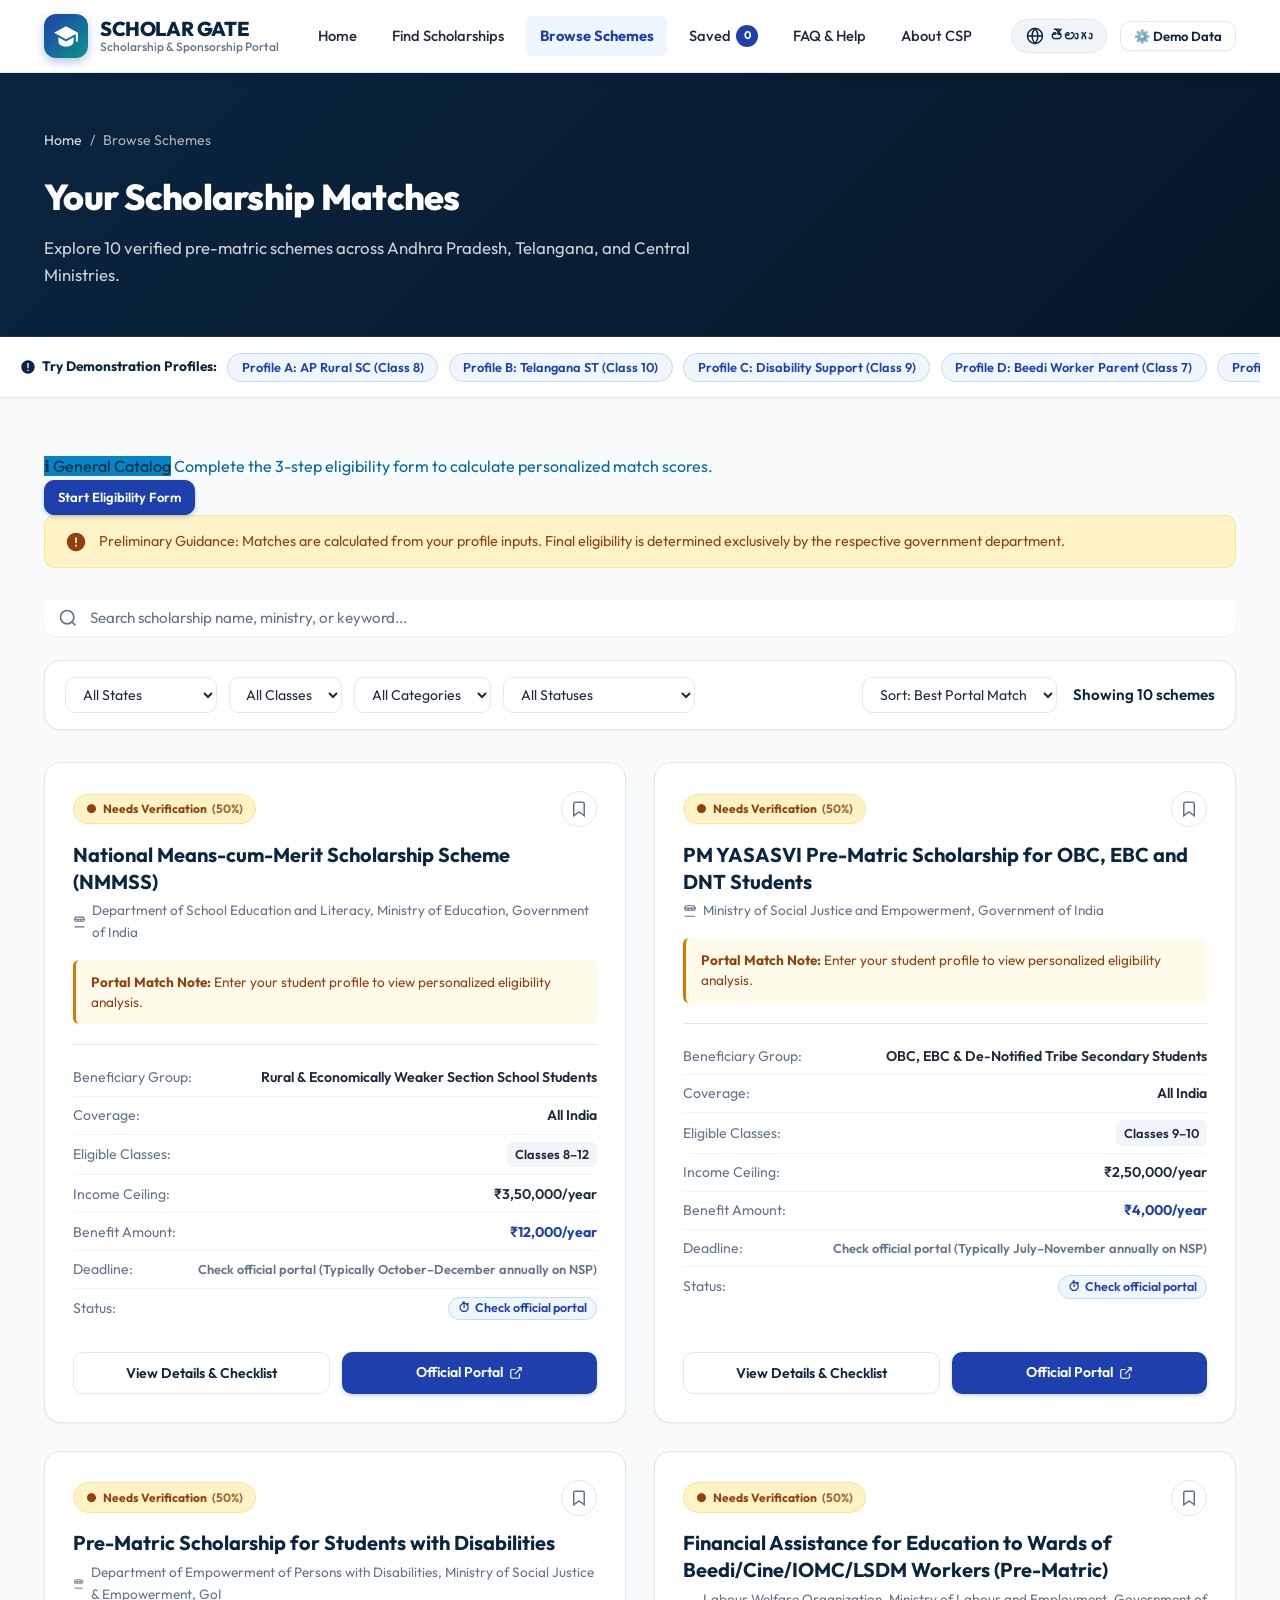
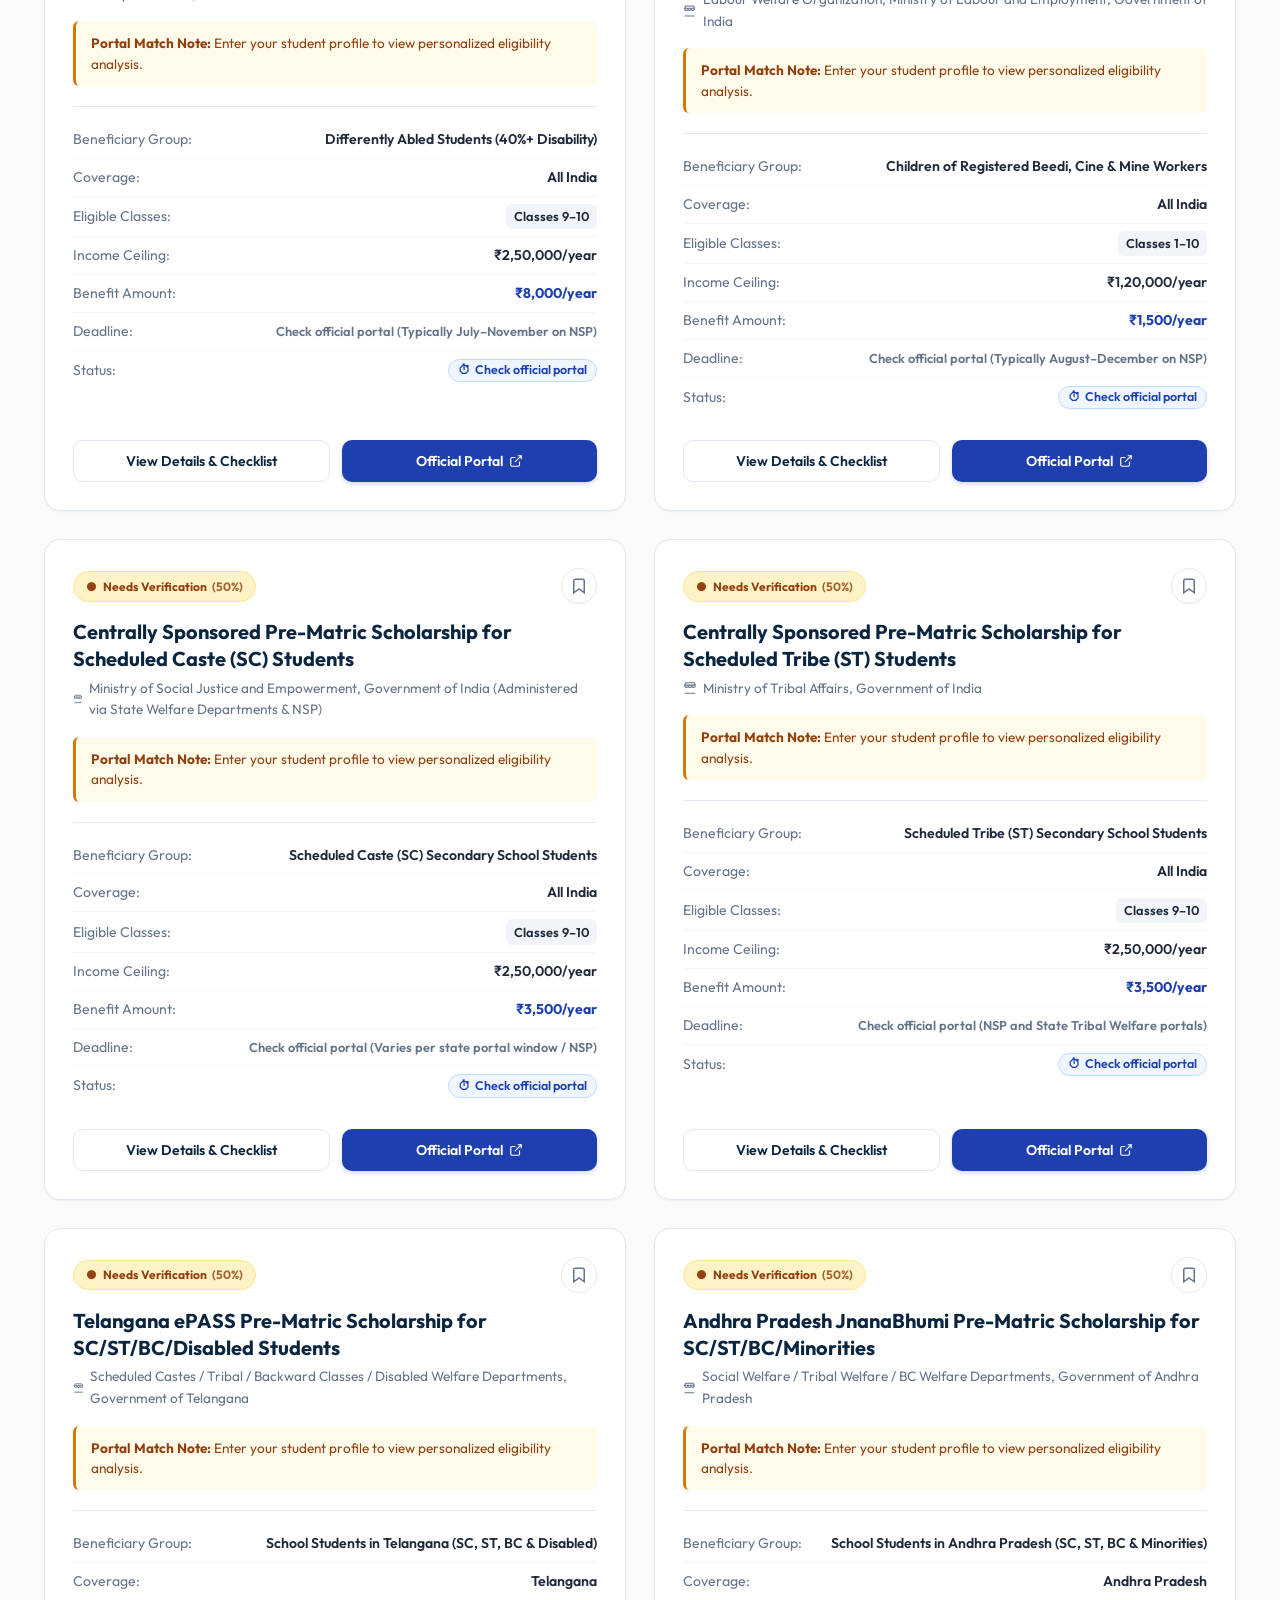
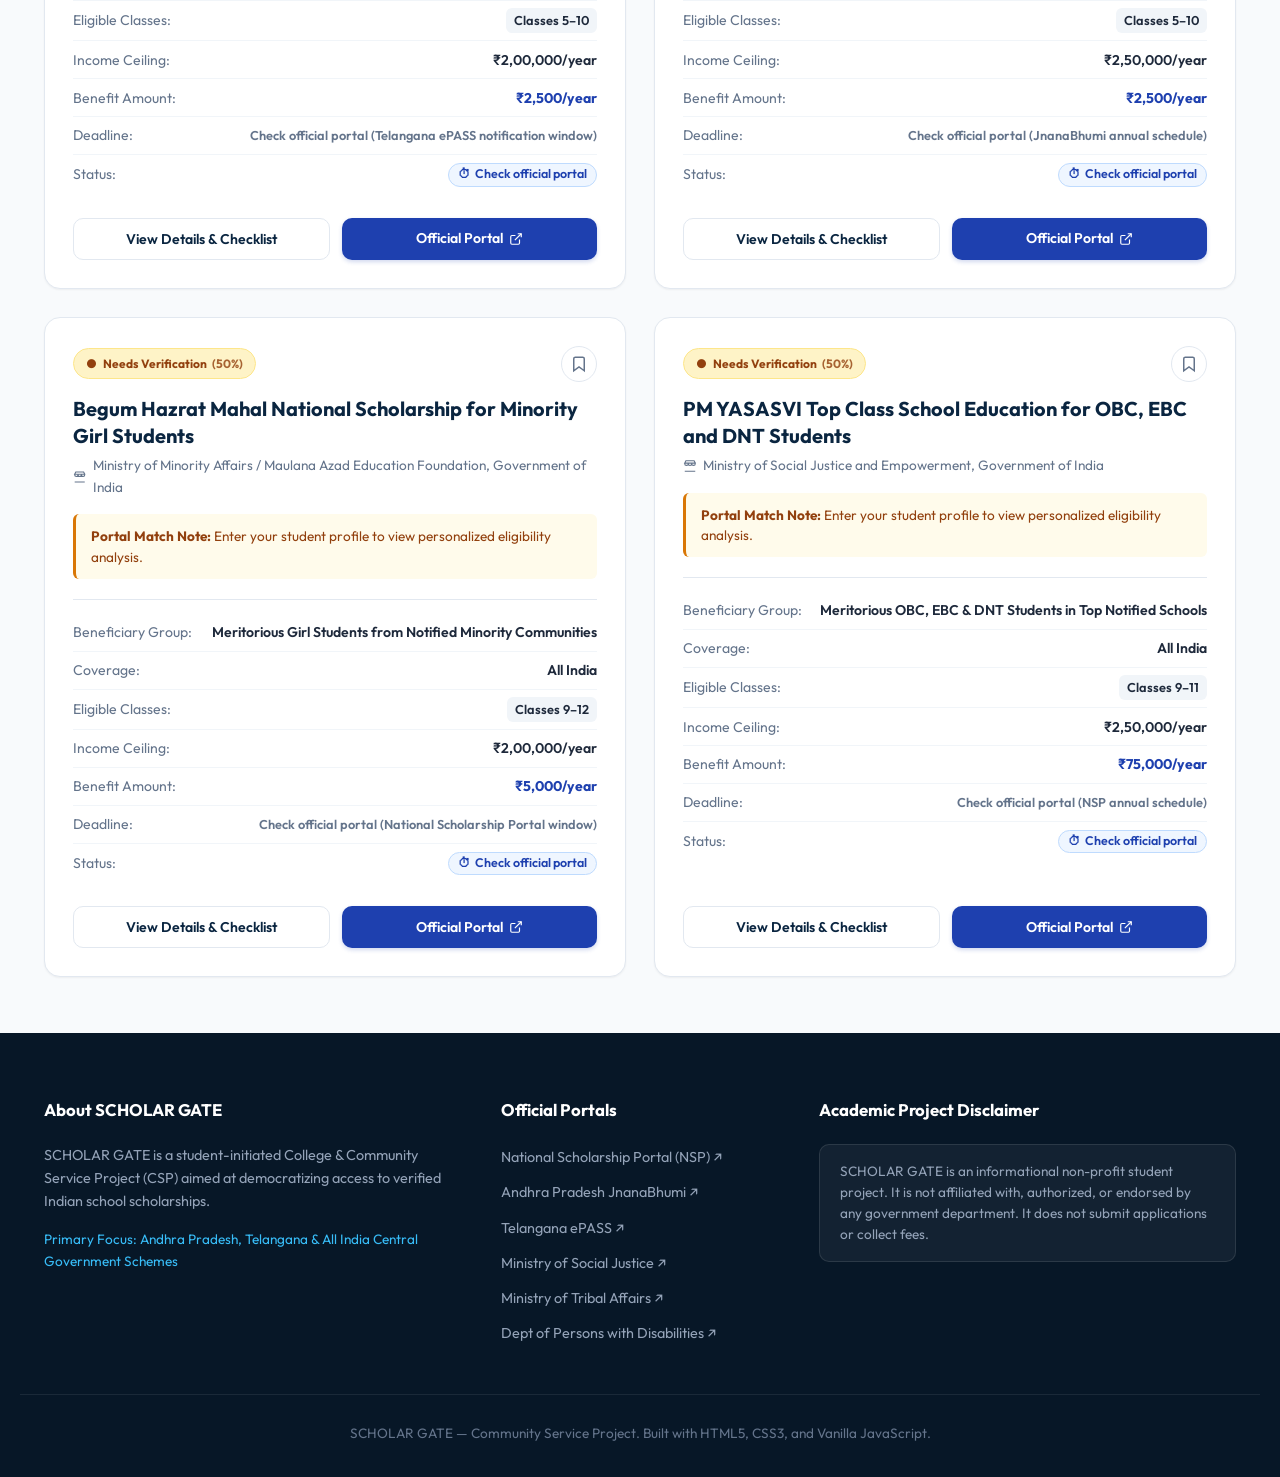
<file: scholarships.html>
<!DOCTYPE html>
<html lang="en">
<head>
  <meta charset="UTF-8">
  <meta name="viewport" content="width=device-width, initial-scale=1.0">
  <title>Scholarship Catalog & Matches — SCHOLAR GATE</title>
  <meta name="description" content="Browse verified school scholarship schemes across Andhra Pradesh, Telangana, and Central Ministries. Filter by class, community, and eligibility status.">
  <meta name="keywords" content="AP Scholarships, Telangana ePASS, NSP Schemes, Pre-Matric Scholarships India, Central Government Scholarships">
  <meta name="author" content="SCHOLAR GATE CSP Team">

  <!-- Google Fonts: Outfit and Inter -->
  <link rel="preconnect" href="https://fonts.googleapis.com">
  <link rel="preconnect" href="https://fonts.gstatic.com" crossorigin>
  <link href="https://fonts.googleapis.com/css2?family=Outfit:wght@300;400;500;600;700;800&family=Inter:wght@400;500;600;700&display=swap" rel="stylesheet">

  <!-- Main Stylesheet -->
  <link rel="stylesheet" href="css/styles.css">
</head>
<body class="lang-en">

  <!-- Site Header -->
  <header class="site-header">
    <div class="container header-inner">
      <a href="index.html" class="brand-wrapper" id="brandLink">
        <div class="brand-logo-icon" aria-hidden="true">
          <svg viewBox="0 0 24 24">
            <path d="M12 3L1 9L12 15L21 10.09V17H23V9M5 13.18V17.18C5 19.94 8.13 22 12 22C15.87 22 19 19.94 19 17.18V13.18L12 17L5 13.18Z" />
          </svg>
        </div>
        <div class="brand-text">
          <span class="brand-title" data-i18n="brandTitle">SCHOLAR GATE</span>
          <span class="brand-subtitle" data-i18n="brandSubtitle">Scholarship & Sponsorship Portal</span>
        </div>
      </a>

      <!-- Desktop Nav -->
      <nav class="nav-menu" id="navMenu">
        <a href="index.html" class="nav-link" data-nav="home" data-i18n="navHome">Home</a>
        <a href="find-scholarships.html" class="nav-link" data-nav="find" data-i18n="navFind">Find Scholarships</a>
        <a href="scholarships.html" class="nav-link active" data-nav="results" data-i18n="navBrowse">Browse Schemes</a>
        <a href="saved.html" class="nav-link" data-nav="saved">
          <span data-i18n="navSaved">Saved</span>
          <span class="saved-count-badge" id="savedCountBadge">0</span>
        </a>
        <a href="faq.html" class="nav-link" data-nav="faq" data-i18n="navFaq">FAQ & Help</a>
        <a href="about.html" class="nav-link" data-nav="about" data-i18n="navAbout">About CSP</a>
      </nav>

      <!-- Header Actions -->
      <div class="header-actions">
        <!-- Language Toggle -->
        <button type="button" class="lang-toggle-btn" id="langToggleBtn" title="Switch language to Telugu / ఇంగ్లీష్ మార్చండి">
          <svg width="18" height="18" viewBox="0 0 24 24" fill="none" stroke="currentColor" stroke-width="2">
            <circle cx="12" cy="12" r="10"></circle>
            <line x1="2" y1="12" x2="22" y2="12"></line>
            <path d="M12 2a15.3 15.3 0 0 1 4 10 15.3 15.3 0 0 1-4 10 15.3 15.3 0 0 1-4-10 15.3 15.3 0 0 1 4-10z"></path>
          </svg>
          <span id="langLabel">తెలుగు</span>
        </button>

        <!-- Prototype Data Admin Button -->
        <button type="button" class="btn-secondary" id="openAdminModalBtn" style="padding: 0.4rem 0.8rem; font-size: 0.82rem;" title="Demo Prototype Data Inspection">
          ⚙️ Demo Data
        </button>

        <!-- Mobile Menu Hamburger -->
        <button type="button" class="mobile-menu-toggle" id="mobileMenuToggle" aria-label="Toggle navigation menu">
          <svg width="24" height="24" viewBox="0 0 24 24" fill="none" stroke="currentColor" stroke-width="2">
            <line x1="3" y1="12" x2="21" y2="12"></line>
            <line x1="3" y1="6" x2="21" y2="6"></line>
            <line x1="3" y1="18" x2="21" y2="18"></line>
          </svg>
        </button>
      </div>
    </div>
  </header>

  <!-- Subpage Header Banner -->
  <section class="subpage-header">
    <div class="container">
      <div class="breadcrumb-nav">
        <a href="index.html" data-i18n="navHome">Home</a>
        <span>/</span>
        <span data-i18n="navBrowse">Browse Schemes</span>
      </div>
      <h1 class="subpage-title" data-i18n="resultsTitle">Scholarship Catalog & Personalized Matches</h1>
      <p class="subpage-subtitle">Explore 10 verified pre-matric schemes across Andhra Pradesh, Telangana, and Central Ministries.</p>
    </div>
  </section>

  <!-- Demo Profile Quick Bar -->
  <section class="demo-bar-wrapper">
    <div class="container demo-bar">
      <span class="demo-bar-label">
        <svg width="16" height="16" viewBox="0 0 24 24" fill="currentColor">
          <path d="M12 2C6.48 2 2 6.48 2 12s4.48 10 10 10 10-4.48 10-10S17.52 2 12 2zm-1 14h2v2h-2zm0-10h2v8h-2z"/>
        </svg>
        <span data-i18n="demoBarTitle">Try Demonstration Profiles:</span>
      </span>
      <button type="button" class="demo-chip" data-profile="profile_a" data-i18n="demoProfileA">Profile A: AP Rural SC (Class 8)</button>
      <button type="button" class="demo-chip" data-profile="profile_b" data-i18n="demoProfileB">Profile B: Telangana ST (Class 10)</button>
      <button type="button" class="demo-chip" data-profile="profile_c" data-i18n="demoProfileC">Profile C: Disability Support (Class 9)</button>
      <button type="button" class="demo-chip" data-profile="profile_d" data-i18n="demoProfileD">Profile D: Beedi Worker Parent (Class 7)</button>
      <button type="button" class="demo-chip" data-profile="profile_e" data-i18n="demoProfileE">Profile E: Higher Income (Class 11)</button>
    </div>
  </section>

  <!-- Main Content Body -->
  <main class="results-section" id="results">
    <div class="container">
      
      <!-- Active Student Profile Evaluation Banner -->
      <div id="activeProfileBanner" class="active-profile-banner">
        <!-- Rendered by app.js (shows either active profile pills + edit button OR general catalog prompt) -->
      </div>

      <!-- Mandatory Preliminary Guidance Disclaimer -->
      <div class="preliminary-guidance-banner" role="alert">
        <svg viewBox="0 0 24 24" fill="currentColor">
          <path d="M12 2C6.48 2 2 6.48 2 12s4.48 10 10 10 10-4.48 10-10S17.52 2 12 2zm1 15h-2v-2h2v2zm0-4h-2V7h2v6z"/>
        </svg>
        <span data-i18n="resultsDisclaimer">Preliminary Guidance: Matches are calculated from your profile inputs. Final eligibility is determined exclusively by the respective government department.</span>
      </div>

      <!-- Live Search Bar -->
      <div style="margin-bottom: 1.5rem;">
        <div class="hero-search-box" style="max-width: 100%; box-shadow: var(--shadow-sm);">
          <svg width="20" height="20" viewBox="0 0 24 24" fill="none" stroke="currentColor" stroke-width="2">
            <circle cx="11" cy="11" r="8"></circle>
            <line x1="21" y1="21" x2="16.65" y2="16.65"></line>
          </svg>
          <input type="text" class="hero-search-input" id="heroSearchInput" placeholder="Search by scholarship title, ministry, benefit, or keyword..." data-i18n-ph="heroQuickSearchPlaceholder">
        </div>
      </div>

      <!-- Filters & Sorting Toolbar -->
      <div class="results-controls-bar">
        <div class="filter-group-row">
          <!-- State Filter -->
          <select id="filterState" class="filter-select">
            <option value="" data-i18n="filterStateAll">All States</option>
            <option value="Andhra Pradesh">Andhra Pradesh</option>
            <option value="Telangana">Telangana</option>
            <option value="All India">All India Central</option>
          </select>

          <!-- Class Filter -->
          <select id="filterClass" class="filter-select">
            <option value="" data-i18n="filterClassAll">All Classes</option>
            <option value="5">Class 5</option>
            <option value="6">Class 6</option>
            <option value="7">Class 7</option>
            <option value="8">Class 8</option>
            <option value="9">Class 9</option>
            <option value="10">Class 10</option>
            <option value="11">Class 11</option>
            <option value="12">Class 12</option>
          </select>

          <!-- Category Filter -->
          <select id="filterCategory" class="filter-select">
            <option value="" data-i18n="filterCategoryAll">All Categories</option>
            <option value="SC">SC</option>
            <option value="ST">ST</option>
            <option value="OBC">OBC / BC</option>
            <option value="Minority">Minority</option>
            <option value="General">General</option>
          </select>

          <!-- Status Filter -->
          <select id="filterStatus" class="filter-select">
            <option value="" data-i18n="filterStatusAll">All Statuses</option>
            <option value="potential_match" data-i18n="badgePotentialMatch">Potential Match</option>
            <option value="needs_verification" data-i18n="badgeNeedsVerification">Needs Verification</option>
            <option value="not_matched" data-i18n="badgeNotMatched">Not Currently Matched</option>
          </select>
        </div>

        <div style="display:flex; align-items:center; gap:1rem; flex-wrap: wrap;">
          <!-- Sort Options -->
          <select id="sortOption" class="filter-select">
            <option value="score" data-i18n="sortScore">Sort: Best Portal Match</option>
            <option value="name" data-i18n="sortName">Sort: Name (A-Z)</option>
            <option value="class" data-i18n="sortClass">Sort: Class Level</option>
          </select>

          <span class="results-count-text" id="resultsCount">Showing 0 schemes</span>
        </div>
      </div>

      <!-- Cards Grid Container -->
      <div class="cards-grid" id="scholarshipsContainer">
        <!-- Dynamically populated via app.js -->
      </div>

    </div>
  </main>

  <!-- Scholarship Details & Checklist Modal -->
  <div class="modal-backdrop" id="detailsModal" role="dialog" aria-modal="true" aria-labelledby="modalTitle">
    <div class="modal-container">
      <div class="modal-header">
        <div class="modal-header-text">
          <span class="match-status-badge" id="modalStatusBadge" style="margin-bottom:0.5rem;">Potential Match</span>
          <h3 class="modal-title" id="modalTitle">Scholarship Title</h3>
          <p class="modal-subtitle" id="modalAuthority">Administering Authority</p>
        </div>
        <button type="button" class="modal-close-btn" id="modalCloseBtn" aria-label="Close details popup">&times;</button>
      </div>

      <div class="modal-body">
        <!-- Match Explanation -->
        <div class="card-explanation-box" id="modalExplanationBox"></div>

        <!-- Purpose & Benefits -->
        <div class="modal-section">
          <h4 class="modal-section-title">
            <svg width="18" height="18" viewBox="0 0 24 24" fill="none" stroke="currentColor" stroke-width="2"><circle cx="12" cy="12" r="10"></circle><line x1="12" y1="8" x2="12" y2="12"></line><line x1="12" y1="16" x2="12.01" y2="16"></line></svg>
            <span data-i18n="modalPurpose">Scheme Purpose & Overview</span>
          </h4>
          <p id="modalPurposeText" style="font-size:0.95rem; color:var(--text-main); line-height:1.6;"></p>
        </div>

        <!-- Academic & School Conditions -->
        <div class="modal-section">
          <h4 class="modal-section-title">
            <svg width="18" height="18" viewBox="0 0 24 24" fill="none" stroke="currentColor" stroke-width="2"><path d="M22 10v6M2 10l10-5 10 5-10 5z"></path><path d="M6 12v5c3 3 9 3 12 0v-5"></path></svg>
            <span data-i18n="modalAcademicConditions">Academic & School Conditions</span>
          </h4>
          <ul id="modalAcademicList" class="steps-list"></ul>
        </div>

        <!-- Document Checklist (LocalStorage Saved) -->
        <div class="modal-section">
          <div class="modal-checklist-wrapper">
            <div class="checklist-header">
              <div>
                <h4 style="font-size: 1rem; font-weight: 700; color: var(--primary-navy);" data-i18n="modalChecklistTitle">Document Checklist (Save Your Progress)</h4>
                <p style="font-size: 0.8rem; color: var(--text-muted);" data-i18n="modalChecklistSubtitle">Commonly requested documents — verify official scheme guidelines.</p>
              </div>
              <button type="button" class="btn-secondary" id="resetChecklistBtn" style="padding: 0.35rem 0.75rem; font-size: 0.78rem;" data-i18n="btnResetChecklist">Reset Checklist</button>
            </div>
            <div class="checklist-items-list" id="modalChecklistItems"></div>
          </div>
        </div>

        <!-- How To Apply -->
        <div class="modal-section">
          <h4 class="modal-section-title">
            <svg width="18" height="18" viewBox="0 0 24 24" fill="none" stroke="currentColor" stroke-width="2"><polyline points="9 11 12 14 22 4"></polyline><path d="M21 12v7a2 2 0 0 1-2 2H5a2 2 0 0 1-2-2V5a2 2 0 0 1 2-2h11"></path></svg>
            <span data-i18n="modalHowToApply">Step-by-Step Official Application Process</span>
          </h4>
          <ol id="modalHowToApplyList" class="steps-list" style="padding-left: 1.5rem;"></ol>
        </div>

        <!-- Official Links -->
        <div class="official-links-box">
          <a href="#" target="_blank" rel="noopener noreferrer" class="link-button-official" id="modalOfficialInfoLink">
            <span style="display:flex; align-items:center; gap:0.4rem;">
              <svg width="18" height="18" viewBox="0 0 24 24" fill="none" stroke="currentColor" stroke-width="2"><path d="M18 13v6a2 2 0 0 1-2 2H5a2 2 0 0 1-2-2V8a2 2 0 0 1 2-2h6"></path><polyline points="15 3 21 3 21 9"></polyline><line x1="10" y1="14" x2="21" y2="3"></line></svg>
              <span data-i18n="modalOfficialInfo">Official Scheme Information Website</span>
            </span>
            <span>↗</span>
          </a>

          <a href="#" target="_blank" rel="noopener noreferrer" class="link-button-official" id="modalOfficialApplyLink" style="background:var(--primary-blue); color:#FFFFFF; border-color:var(--primary-blue);">
            <span style="display:flex; align-items:center; gap:0.4rem;">
              <svg width="18" height="18" viewBox="0 0 24 24" fill="none" stroke="currentColor" stroke-width="2"><path d="M15 3h6v6"></path><path d="M10 14L21 3"></path><path d="M18 13v6a2 2 0 0 1-2 2H5a2 2 0 0 1-2-2V8a2 2 0 0 1 2-2h6"></path></svg>
              <strong data-i18n="modalOfficialApply">Official Online Application Portal</strong>
            </span>
            <span>↗</span>
          </a>
        </div>

        <div style="font-size:0.8rem; color:#64748B; background:#F1F5F9; padding:0.75rem 1rem; border-radius:var(--radius-sm);" data-i18n="modalNotice">
          Note: Government guidelines and portal application dates change periodically. Always verify with your school headmaster or official portal before applying.
        </div>
      </div>

      <div class="modal-footer">
        <div class="modal-verified-info">
          <span data-i18n="modalLastVerified">Information Last Verified on:</span>
          <strong id="modalLastVerifiedDate">2026-03-15</strong>
        </div>
        <button type="button" class="btn-secondary" id="modalCloseFooterBtn" data-i18n="btnClose">Close</button>
      </div>
    </div>
  </div>

  <!-- Prototype Demo Data Modal -->
  <div class="modal-backdrop" id="adminModal" role="dialog" aria-modal="true">
    <div class="modal-container" style="max-width: 720px;">
      <div class="modal-header">
        <div>
          <h3 class="modal-title">Demo Prototype Data Management</h3>
          <p class="modal-subtitle">Evaluate, inspect or edit scholarship records locally (Developer / Demonstration Mode)</p>
        </div>
        <button type="button" class="modal-close-btn" id="adminModalCloseBtn">&times;</button>
      </div>
      <div class="modal-body">
        <div style="background:#FFFBEB; border:1px solid #FDE68A; padding:0.75rem 1rem; border-radius:var(--radius-md); font-size:0.85rem; color:#92400E; margin-bottom:1rem;">
          <strong>Prototype Disclaimer:</strong> This demonstration manager runs completely in client-side memory and local storage. No unauthenticated changes are sent to a live production database.
        </div>
        
        <h4 style="font-size:0.95rem; font-weight:700; margin-bottom:0.4rem;">Current Active Dataset (JSON Inspection)</h4>
        <div class="admin-json-box" id="adminJsonView"></div>

        <div style="display:flex; gap:0.75rem; margin-top:1.25rem;">
          <button type="button" class="btn-primary" id="adminAddMockBtn" style="font-size:0.85rem; padding:0.6rem 1rem;">
            + Add Test Scheme Record
          </button>
          <button type="button" class="btn-secondary" id="adminResetDatasetBtn" style="font-size:0.85rem; padding:0.6rem 1rem;">
            Reset to Default Dataset
          </button>
        </div>
      </div>
      <div class="modal-footer">
        <span style="font-size:0.8rem; color:var(--text-muted);">Changes persist locally for this browser session.</span>
        <button type="button" class="btn-secondary" id="adminModalCloseFooterBtn">Close</button>
      </div>
    </div>
  </div>

  <!-- Site Footer -->
  <footer class="site-footer">
    <div class="container footer-grid">
      <div>
        <h4 class="footer-col-title" data-i18n="footerAboutTitle">About SCHOLAR GATE</h4>
        <p style="font-size: 0.9rem; line-height: 1.6; color: #94A3B8; margin-bottom: 1rem;" data-i18n="footerAboutDesc">
          SCHOLAR GATE is a student-initiated College & Community Service Project (CSP) aimed at democratizing access to verified Indian school scholarships.
        </p>
        <div style="font-size: 0.85rem; color: #38BDF8;">
          Primary Focus: Andhra Pradesh, Telangana & All India Central Government Schemes
        </div>
      </div>

      <div>
        <h4 class="footer-col-title" data-i18n="footerPortalsTitle">Official Portals</h4>
        <ul class="footer-links-list">
          <li><a href="https://scholarships.gov.in" target="_blank" rel="noopener noreferrer">National Scholarship Portal (NSP) ↗</a></li>
          <li><a href="https://jnanabhumi.ap.gov.in" target="_blank" rel="noopener noreferrer">Andhra Pradesh JnanaBhumi ↗</a></li>
          <li><a href="https://telanganaepass.cgg.gov.in" target="_blank" rel="noopener noreferrer">Telangana ePASS ↗</a></li>
          <li><a href="https://socialjustice.gov.in" target="_blank" rel="noopener noreferrer">Ministry of Social Justice ↗</a></li>
          <li><a href="https://tribal.nic.in" target="_blank" rel="noopener noreferrer">Ministry of Tribal Affairs ↗</a></li>
          <li><a href="https://depwd.gov.in" target="_blank" rel="noopener noreferrer">Dept of Persons with Disabilities ↗</a></li>
        </ul>
      </div>

      <div>
        <h4 class="footer-col-title" data-i18n="footerDisclaimerTitle">Academic Project Disclaimer</h4>
        <div class="footer-disclaimer-box">
          <p data-i18n="footerDisclaimerDesc">
            SCHOLAR GATE is an informational non-profit student project. It is not affiliated with, authorized, or endorsed by any government department. It does not submit applications or collect fees.
          </p>
        </div>
      </div>
    </div>

    <div class="container footer-bottom">
      <p data-i18n="footerCopyright">SCHOLAR GATE — Community Service Project. Built with HTML5, CSS3, and Vanilla JavaScript.</p>
    </div>
  </footer>

  <!-- Toast Notification Container -->
  <div class="toast-container" id="toastContainer" aria-live="polite"></div>

  <!-- Scripts -->
  <script src="js/data.js"></script>
  <script src="js/storage.js"></script>
  <script src="js/translations.js"></script>
  <script src="js/matching.js"></script>
  <script src="js/app.js"></script>
</body>
</html>
</file>
<file: css/styles.css>
/* ==========================================================================
   SCHOLAR GATE - Modern Education Design System (Single Webpage UI)
   Color Palette: Deep Navy, Vibrant Royal Blue, Crisp White, Clean Teal
   Typography: Outfit (Headings & UI) & Inter (Body)
   ========================================================================== */

:root {
  --primary-navy: #0A2540;
  --navy-dark: #071727;
  --primary-blue: #1E40AF;
  --blue-hover: #1D4ED8;
  --blue-light: #EFF6FF;
  --accent-teal: #0D9488;
  --teal-light: #F0FDFA;
  --teal-border: #99F6E4;

  --neutral-bg: #F8FAFC;
  --card-bg: #FFFFFF;
  --text-main: #1E293B;
  --text-muted: #64748B;
  --text-light: #94A3B8;
  --border-color: #E2E8F0;
  --border-focus: #3B82F6;

  /* Status Colors */
  --status-match-bg: #ECFDF5;
  --status-match-border: #A7F3D0;
  --status-match-text: #065F46;

  --status-verify-bg: #FFFBEB;
  --status-verify-border: #FDE68A;
  --status-verify-text: #92400E;

  --status-unmatch-bg: #FEF2F2;
  --status-unmatch-border: #FECACA;
  --status-unmatch-text: #991B1B;

  /* Radius & Shadows */
  --radius-sm: 6px;
  --radius-md: 10px;
  --radius-lg: 16px;
  --radius-full: 9999px;

  --shadow-sm: 0 1px 2px 0 rgba(0, 0, 0, 0.05);
  --shadow-md: 0 4px 6px -1px rgba(0, 0, 0, 0.07), 0 2px 4px -2px rgba(0, 0, 0, 0.05);
  --shadow-lg: 0 10px 15px -3px rgba(0, 0, 0, 0.08), 0 4px 6px -4px rgba(0, 0, 0, 0.03);
  --shadow-xl: 0 20px 25px -5px rgba(0, 0, 0, 0.1), 0 8px 10px -6px rgba(0, 0, 0, 0.05);

  --font-sans: 'Outfit', 'Inter', -apple-system, BlinkMacSystemFont, 'Segoe UI', Roboto, sans-serif;
  --font-telugu: 'Outfit', 'Gautami', 'Nirmala UI', sans-serif;
}

/* Base Styles */
*, *::before, *::after {
  box-sizing: border-box;
  margin: 0;
  padding: 0;
}

html {
  font-size: 16px;
  scroll-behavior: smooth;
}

body {
  font-family: var(--font-sans);
  background-color: var(--neutral-bg);
  color: var(--text-main);
  line-height: 1.6;
  -webkit-font-smoothing: antialiased;
}

body.lang-te {
  font-family: var(--font-telugu);
}

a {
  color: var(--primary-blue);
  text-decoration: none;
  transition: color 0.2s ease;
}

a:hover {
  color: var(--blue-hover);
}

button {
  cursor: pointer;
  font-family: inherit;
  border: none;
  background: none;
  transition: all 0.2s ease;
}

button:focus-visible, input:focus-visible, select:focus-visible, textarea:focus-visible {
  outline: 2px solid var(--border-focus);
  outline-offset: 2px;
}

.container {
  width: 100%;
  max-width: 1240px;
  margin: 0 auto;
  padding: 0 1.5rem;
}

/* ==========================================================================
   Common Components & Buttons
   ========================================================================== */
.btn-primary {
  display: inline-flex;
  align-items: center;
  justify-content: center;
  gap: 0.5rem;
  background: var(--primary-blue);
  color: #FFFFFF;
  padding: 0.75rem 1.5rem;
  border-radius: var(--radius-md);
  font-weight: 600;
  font-size: 0.95rem;
  text-decoration: none;
  border: 1px solid var(--primary-blue);
  box-shadow: 0 2px 4px rgba(30, 64, 175, 0.25);
  transition: all 0.2s ease;
}

.btn-primary:hover {
  background: var(--blue-hover);
  border-color: var(--blue-hover);
  color: #FFFFFF;
  box-shadow: 0 4px 8px rgba(30, 64, 175, 0.35);
  transform: translateY(-1px);
}

.btn-secondary {
  display: inline-flex;
  align-items: center;
  justify-content: center;
  gap: 0.5rem;
  background: #FFFFFF;
  color: var(--primary-navy);
  padding: 0.75rem 1.5rem;
  border-radius: var(--radius-md);
  font-weight: 600;
  font-size: 0.95rem;
  text-decoration: none;
  border: 1px solid var(--border-color);
  box-shadow: var(--shadow-sm);
  transition: all 0.2s ease;
}

.btn-secondary:hover {
  background: #F1F5F9;
  border-color: #CBD5E1;
  color: var(--primary-navy);
}

.badge-tag {
  display: inline-flex;
  align-items: center;
  gap: 0.4rem;
  padding: 0.35rem 0.8rem;
  background: var(--teal-light);
  color: var(--accent-teal);
  border: 1px solid var(--teal-border);
  border-radius: var(--radius-full);
  font-size: 0.8rem;
  font-weight: 600;
}

/* ==========================================================================
   Site Header & Navigation
   ========================================================================== */
.site-header {
  background: rgba(255, 255, 255, 0.95);
  backdrop-filter: blur(10px);
  -webkit-backdrop-filter: blur(10px);
  border-bottom: 1px solid var(--border-color);
  position: sticky;
  top: 0;
  z-index: 100;
  box-shadow: 0 2px 10px rgba(0, 0, 0, 0.04);
}

.header-inner {
  display: flex;
  align-items: center;
  justify-content: space-between;
  height: 72px;
}

.brand-wrapper {
  display: flex;
  align-items: center;
  gap: 0.75rem;
  text-decoration: none;
}

.brand-logo-icon {
  width: 44px;
  height: 44px;
  border-radius: 12px;
  background: linear-gradient(135deg, var(--primary-blue) 0%, var(--accent-teal) 100%);
  color: #FFFFFF;
  display: flex;
  align-items: center;
  justify-content: center;
  box-shadow: 0 4px 10px rgba(30, 64, 175, 0.3);
  flex-shrink: 0;
}

.brand-logo-icon svg {
  width: 26px;
  height: 26px;
  fill: currentColor;
}

.brand-text {
  display: flex;
  flex-direction: column;
}

.brand-title {
  font-size: 1.25rem;
  font-weight: 800;
  color: var(--primary-navy);
  letter-spacing: -0.02em;
  line-height: 1.15;
}

.brand-subtitle {
  font-size: 0.75rem;
  font-weight: 500;
  color: var(--text-muted);
  line-height: 1.2;
}

.nav-menu {
  display: flex;
  align-items: center;
  gap: 0.5rem;
}

.nav-link {
  padding: 0.5rem 0.85rem;
  font-size: 0.92rem;
  font-weight: 500;
  color: var(--text-main);
  text-decoration: none;
  border-radius: var(--radius-sm);
  transition: all 0.2s;
  display: inline-flex;
  align-items: center;
  gap: 0.35rem;
}

.nav-link:hover {
  color: var(--primary-blue);
  background: var(--blue-light);
}

.nav-link.active {
  color: var(--primary-blue);
  font-weight: 700;
  background: var(--blue-light);
}

.saved-count-badge {
  background: var(--primary-blue);
  color: #FFFFFF;
  font-size: 0.7rem;
  font-weight: 700;
  padding: 0.15rem 0.45rem;
  border-radius: var(--radius-full);
  min-width: 18px;
  text-align: center;
}

.header-actions {
  display: flex;
  align-items: center;
  gap: 0.85rem;
}

.lang-toggle-btn {
  display: inline-flex;
  align-items: center;
  gap: 0.4rem;
  padding: 0.45rem 0.85rem;
  border-radius: var(--radius-full);
  background: #F1F5F9;
  border: 1px solid var(--border-color);
  color: var(--primary-navy);
  font-size: 0.85rem;
  font-weight: 600;
}

.lang-toggle-btn:hover {
  border-color: var(--primary-blue);
  color: var(--primary-blue);
  background: var(--blue-light);
}

.mobile-menu-toggle {
  display: none;
  background: none;
  border: 1px solid var(--border-color);
  border-radius: var(--radius-sm);
  padding: 0.45rem;
  color: var(--primary-navy);
}

@media (max-width: 992px) {
  .mobile-menu-toggle {
    display: inline-flex;
    align-items: center;
    justify-content: center;
  }

  .nav-menu {
    display: none;
    position: absolute;
    top: 72px;
    left: 0;
    right: 0;
    background: #FFFFFF;
    border-bottom: 1px solid var(--border-color);
    box-shadow: var(--shadow-lg);
    flex-direction: column;
    padding: 1rem;
    gap: 0.5rem;
    z-index: 99;
  }

  .nav-menu.open {
    display: flex;
  }

  .nav-link {
    width: 100%;
    padding: 0.75rem 1rem;
  }
}

/* ==========================================================================
   Demo Profile Quick Bar
   ========================================================================== */
.demo-bar-wrapper {
  background: #FFFFFF;
  border-bottom: 1px solid var(--border-color);
  padding: 0.75rem 0;
  box-shadow: var(--shadow-sm);
}

.demo-bar {
  display: flex;
  align-items: center;
  gap: 0.65rem;
  overflow-x: auto;
  white-space: nowrap;
  padding: 0.2rem 0;
  scrollbar-width: thin;
}

.demo-bar-label {
  font-size: 0.85rem;
  font-weight: 700;
  color: var(--primary-navy);
  display: flex;
  align-items: center;
  gap: 0.35rem;
  flex-shrink: 0;
}

.demo-chip {
  background: var(--blue-light);
  border: 1px solid #BFDBFE;
  color: var(--primary-blue);
  padding: 0.35rem 0.85rem;
  border-radius: var(--radius-full);
  font-size: 0.8rem;
  font-weight: 600;
  transition: all 0.2s;
  flex-shrink: 0;
}

.demo-chip:hover {
  background: #DBEAFE;
  transform: translateY(-1px);
}

.demo-chip.active {
  background: var(--primary-blue);
  color: #FFFFFF;
  border-color: var(--primary-blue);
}

/* ==========================================================================
   Hero Section
   ========================================================================== */
.hero-section {
  background: linear-gradient(135deg, var(--primary-navy) 0%, #0F335A 100%);
  color: #FFFFFF;
  padding: 4.5rem 0 5rem;
  position: relative;
  overflow: hidden;
}

.hero-section::before {
  content: '';
  position: absolute;
  top: -100px;
  right: -100px;
  width: 450px;
  height: 450px;
  background: radial-gradient(circle, rgba(13, 148, 136, 0.25) 0%, transparent 70%);
  border-radius: 50%;
  pointer-events: none;
}

.hero-content {
  position: relative;
  z-index: 1;
  max-width: 860px;
}

.hero-section .badge-tag {
  background: rgba(255, 255, 255, 0.12);
  color: #A5F3FC;
  border-color: rgba(165, 243, 252, 0.3);
  margin-bottom: 1.25rem;
}

.hero-title {
  font-size: clamp(2.2rem, 5vw, 3.5rem);
  font-weight: 800;
  color: #FFFFFF;
  letter-spacing: -0.02em;
  margin-bottom: 1.25rem;
  line-height: 1.15;
}

.hero-subtitle {
  font-size: 1.15rem;
  color: #CBD5E1;
  line-height: 1.6;
  max-width: 780px;
  margin-bottom: 2rem;
}

.hero-cta-group {
  display: flex;
  align-items: center;
  gap: 1rem;
  flex-wrap: wrap;
  margin-bottom: 2rem;
}

.hero-section .btn-secondary {
  background: rgba(255, 255, 255, 0.1);
  color: #FFFFFF;
  border-color: rgba(255, 255, 255, 0.25);
}

.hero-section .btn-secondary:hover {
  background: rgba(255, 255, 255, 0.2);
  color: #FFFFFF;
}

.hero-search-box {
  background: #FFFFFF;
  border-radius: var(--radius-md);
  padding: 0.5rem 0.85rem;
  display: flex;
  align-items: center;
  gap: 0.75rem;
  box-shadow: 0 4px 20px rgba(0, 0, 0, 0.25);
  max-width: 650px;
  margin-bottom: 1.25rem;
}

.hero-search-box svg {
  color: var(--text-muted);
  flex-shrink: 0;
}

.hero-search-input {
  border: none;
  background: transparent;
  width: 100%;
  font-size: 0.95rem;
  font-family: inherit;
  color: var(--text-main);
  outline: none;
}

.hero-search-input::placeholder {
  color: var(--text-muted);
}

.hero-quick-filters {
  display: flex;
  align-items: center;
  gap: 0.5rem;
  flex-wrap: wrap;
}

.quick-pill {
  background: rgba(255, 255, 255, 0.1);
  color: #E2E8F0;
  border: 1px solid rgba(255, 255, 255, 0.2);
  padding: 0.35rem 0.85rem;
  border-radius: var(--radius-full);
  font-size: 0.8rem;
  font-weight: 500;
  transition: all 0.2s;
}

.quick-pill:hover {
  background: rgba(255, 255, 255, 0.2);
  color: #FFFFFF;
}

.quick-pill.active {
  background: var(--accent-teal);
  color: #FFFFFF;
  border-color: var(--accent-teal);
  font-weight: 600;
}

/* ==========================================================================
   How It Works Section
   ========================================================================== */
.section-padding {
  padding: 4rem 0;
}

.section-header {
  text-align: center;
  max-width: 700px;
  margin: 0 auto 2.5rem;
}

.section-title {
  font-size: 2rem;
  font-weight: 700;
  color: var(--primary-navy);
  margin-bottom: 0.5rem;
  letter-spacing: -0.01em;
}

.section-subtitle {
  font-size: 1.05rem;
  color: var(--text-muted);
}

.steps-grid {
  display: grid;
  grid-template-columns: repeat(3, 1fr);
  gap: 1.75rem;
}

.step-card {
  background: #FFFFFF;
  border: 1px solid var(--border-color);
  border-radius: var(--radius-lg);
  padding: 2rem;
  box-shadow: var(--shadow-sm);
  display: flex;
  flex-direction: column;
  transition: transform 0.2s, box-shadow 0.2s;
}

.step-card:hover {
  transform: translateY(-4px);
  box-shadow: var(--shadow-md);
  border-color: #CBD5E1;
}

.step-icon-wrap {
  width: 56px;
  height: 56px;
  border-radius: 14px;
  background: var(--blue-light);
  color: var(--primary-blue);
  display: flex;
  align-items: center;
  justify-content: center;
  margin-bottom: 1.25rem;
}

.step-icon-wrap svg {
  width: 28px;
  height: 28px;
}

.step-title {
  font-size: 1.2rem;
  font-weight: 700;
  color: var(--primary-navy);
  margin-bottom: 0.5rem;
}

.step-desc {
  font-size: 0.95rem;
  color: var(--text-muted);
  line-height: 1.6;
}

@media (max-width: 992px) {
  .steps-grid {
    grid-template-columns: 1fr;
  }
}

/* ==========================================================================
   Featured Flagship Scholarships Section
   ========================================================================== */
.featured-section {
  background: #F8FAFC;
  padding: 4rem 0;
  border-top: 1px solid var(--border-color);
  border-bottom: 1px solid var(--border-color);
}

.featured-grid {
  display: grid;
  grid-template-columns: repeat(4, 1fr);
  gap: 1.5rem;
}

.featured-card {
  background: #FFFFFF;
  border: 1px solid var(--border-color);
  border-radius: var(--radius-lg);
  padding: 1.5rem;
  box-shadow: var(--shadow-sm);
  display: flex;
  flex-direction: column;
  transition: transform 0.2s, box-shadow 0.2s, border-color 0.2s;
  position: relative;
  overflow: hidden;
}

.featured-card::before {
  content: '';
  position: absolute;
  top: 0;
  left: 0;
  right: 0;
  height: 4px;
  background: linear-gradient(90deg, var(--primary-blue), var(--accent-teal));
}

.featured-card:hover {
  transform: translateY(-3px);
  box-shadow: var(--shadow-md);
  border-color: #CBD5E1;
}

.featured-card-tag {
  display: inline-flex;
  align-items: center;
  gap: 0.3rem;
  padding: 0.2rem 0.6rem;
  background: var(--blue-light);
  color: var(--primary-blue);
  border-radius: var(--radius-full);
  font-size: 0.75rem;
  font-weight: 700;
  width: fit-content;
  margin-bottom: 0.75rem;
}

.featured-card-title {
  font-size: 1.05rem;
  font-weight: 700;
  color: var(--primary-navy);
  line-height: 1.35;
  margin-bottom: 0.35rem;
}

.featured-card-authority {
  font-size: 0.78rem;
  color: var(--text-muted);
  margin-bottom: 0.85rem;
  line-height: 1.3;
}

.featured-amount-box {
  background: linear-gradient(135deg, #F0FDFA 0%, #EFF6FF 100%);
  border: 1px solid var(--teal-border);
  border-radius: var(--radius-md);
  padding: 0.65rem 0.85rem;
  margin-bottom: 1rem;
}

.featured-amount-label {
  font-size: 0.72rem;
  text-transform: uppercase;
  color: var(--text-muted);
  font-weight: 600;
  display: block;
}

.featured-amount-value {
  font-size: 1.15rem;
  font-weight: 800;
  color: var(--accent-teal);
}

.featured-card-meta {
  font-size: 0.82rem;
  color: var(--text-muted);
  margin-bottom: 1.25rem;
  display: flex;
  flex-direction: column;
  gap: 0.35rem;
  flex-grow: 1;
}

.featured-meta-row {
  display: flex;
  justify-content: space-between;
  gap: 0.5rem;
}

.featured-card-actions {
  display: flex;
  flex-direction: column;
  gap: 0.5rem;
  margin-top: auto;
}

@media (max-width: 1100px) {
  .featured-grid {
    grid-template-columns: repeat(2, 1fr);
  }
}

@media (max-width: 640px) {
  .featured-grid {
    grid-template-columns: 1fr;
  }
}

/* ==========================================================================
   Student Eligibility Form (Wizard)
   ========================================================================== */
.wizard-section {
  padding: 4rem 0;
}

.wizard-card {
  background: #FFFFFF;
  border: 1px solid var(--border-color);
  border-radius: var(--radius-lg);
  box-shadow: var(--shadow-lg);
  max-width: 840px;
  margin: 0 auto;
  overflow: hidden;
}

.wizard-header {
  padding: 2.25rem 2.5rem 1.5rem;
  border-bottom: 1px solid var(--border-color);
  background: #FFFFFF;
}

.progress-steps-bar {
  position: relative;
  display: flex;
  justify-content: space-between;
  align-items: center;
  margin: 1.5rem 0 0.5rem;
}

.progress-steps-bar::before {
  content: '';
  position: absolute;
  top: 18px;
  left: 20px;
  right: 20px;
  height: 3px;
  background: var(--border-color);
  z-index: 1;
}

.progress-line-fill {
  position: absolute;
  top: 18px;
  left: 20px;
  height: 3px;
  background: var(--primary-blue);
  z-index: 2;
  transition: width 0.3s ease;
  width: 0%;
}

.step-indicator-item {
  position: relative;
  z-index: 3;
  display: flex;
  flex-direction: column;
  align-items: center;
  gap: 0.4rem;
}

.step-bubble {
  width: 36px;
  height: 36px;
  border-radius: 50%;
  background: #FFFFFF;
  border: 2px solid var(--border-color);
  color: var(--text-muted);
  display: flex;
  align-items: center;
  justify-content: center;
  font-weight: 700;
  font-size: 0.9rem;
  transition: all 0.2s;
}

.step-indicator-item.active .step-bubble {
  border-color: var(--primary-blue);
  background: var(--primary-blue);
  color: #FFFFFF;
}

.step-indicator-item.completed .step-bubble {
  border-color: var(--accent-teal);
  background: var(--accent-teal);
  color: #FFFFFF;
}

.step-indicator-label {
  font-size: 0.8rem;
  font-weight: 600;
  color: var(--text-muted);
}

.step-indicator-item.active .step-indicator-label {
  color: var(--primary-blue);
}

.wizard-body {
  padding: 2.5rem;
}

.wizard-step-pane {
  display: none;
}

.wizard-step-pane.active {
  display: block;
}

.form-grid {
  display: grid;
  grid-template-columns: repeat(2, 1fr);
  gap: 1.5rem;
}

.form-group-full {
  grid-column: span 2;
}

.form-label {
  display: block;
  font-size: 0.92rem;
  font-weight: 600;
  color: var(--primary-navy);
  margin-bottom: 0.4rem;
}

.required-star {
  color: #DC2626;
  margin-left: 0.2rem;
}

.form-input,
.form-select {
  width: 100%;
  height: 44px;
  padding: 0 0.85rem;
  border: 1px solid var(--border-color);
  border-radius: var(--radius-md);
  background: #FFFFFF;
  font-family: inherit;
  font-size: 0.92rem;
  color: var(--text-main);
  transition: all 0.2s;
}

.form-input:focus,
.form-select:focus {
  border-color: var(--primary-blue);
  box-shadow: 0 0 0 3px rgba(30, 64, 175, 0.15);
}

.form-helper {
  display: block;
  font-size: 0.8rem;
  color: var(--text-muted);
  margin-top: 0.35rem;
  line-height: 1.4;
}

.radio-group-vertical {
  display: flex;
  flex-direction: column;
  gap: 0.65rem;
  margin-top: 0.4rem;
}

.radio-card-label {
  display: flex;
  align-items: center;
  gap: 0.75rem;
  padding: 0.85rem 1rem;
  background: #FFFFFF;
  border: 1px solid var(--border-color);
  border-radius: var(--radius-md);
  cursor: pointer;
  transition: all 0.2s;
}

.radio-card-label:hover {
  border-color: var(--primary-blue);
  background: var(--blue-light);
}

.radio-card-label input[type="radio"] {
  accent-color: var(--primary-blue);
  width: 18px;
  height: 18px;
}

.radio-custom-text {
  font-size: 0.92rem;
  color: var(--text-main);
  font-weight: 500;
}

.privacy-notice-box {
  background: #EFF6FF;
  border: 1px solid #BFDBFE;
  border-radius: var(--radius-md);
  padding: 1rem 1.25rem;
  display: flex;
  align-items: flex-start;
  gap: 0.85rem;
  font-size: 0.88rem;
  color: #1E3A8A;
  margin-top: 1.5rem;
}

.privacy-notice-box svg {
  color: var(--primary-blue);
  flex-shrink: 0;
  margin-top: 2px;
}

.wizard-footer {
  display: flex;
  align-items: center;
  justify-content: space-between;
  padding: 1.5rem 2.5rem 2rem;
  border-top: 1px solid var(--border-color);
  background: #FAFCFE;
}

.wizard-footer-right {
  display: flex;
  gap: 0.75rem;
}

@media (max-width: 640px) {
  .wizard-header, .wizard-body, .wizard-footer {
    padding: 1.5rem 1.25rem;
  }
  .form-grid {
    grid-template-columns: 1fr;
  }
  .form-group-full {
    grid-column: span 1;
  }
}

/* ==========================================================================
   Social Impact Section
   ========================================================================== */
.impact-section {
  padding: 4rem 0;
  background: #FFFFFF;
}

.impact-header {
  text-align: center;
  max-width: 700px;
  margin: 0 auto 2.5rem;
}

.impact-grid {
  display: grid;
  grid-template-columns: repeat(3, 1fr);
  gap: 1.75rem;
}

.impact-card {
  background: #FFFFFF;
  border: 1px solid var(--border-color);
  border-radius: var(--radius-lg);
  padding: 1.75rem;
  box-shadow: var(--shadow-sm);
  display: flex;
  flex-direction: column;
}

.impact-icon {
  width: 52px;
  height: 52px;
  border-radius: 12px;
  background: var(--teal-light);
  color: var(--accent-teal);
  display: flex;
  align-items: center;
  justify-content: center;
  margin-bottom: 1.25rem;
}

.impact-card-title {
  font-size: 1.15rem;
  font-weight: 700;
  color: var(--primary-navy);
  margin-bottom: 0.5rem;
}

.impact-card-desc {
  font-size: 0.92rem;
  color: var(--text-muted);
  line-height: 1.6;
}

@media (max-width: 992px) {
  .impact-grid {
    grid-template-columns: 1fr;
  }
}

/* ==========================================================================
   Scholarship Results & Filters
   ========================================================================== */
.results-section {
  padding: 3.5rem 0;
}

.preliminary-guidance-banner {
  background: #FEF3C7;
  border: 1px solid #FDE68A;
  border-radius: var(--radius-md);
  padding: 0.85rem 1.25rem;
  display: flex;
  align-items: center;
  gap: 0.75rem;
  margin-bottom: 2rem;
  color: #92400E;
  font-size: 0.9rem;
}

.preliminary-guidance-banner svg {
  flex-shrink: 0;
  width: 22px;
  height: 22px;
}

.results-controls-bar {
  background: #FFFFFF;
  border: 1px solid var(--border-color);
  border-radius: var(--radius-lg);
  padding: 1rem 1.25rem;
  box-shadow: var(--shadow-sm);
  margin-bottom: 2rem;
  display: flex;
  flex-wrap: wrap;
  gap: 1rem;
  align-items: center;
  justify-content: space-between;
}

.filter-group-row {
  display: flex;
  align-items: center;
  gap: 0.75rem;
  flex-wrap: wrap;
}

.filter-select {
  padding: 0.45rem 0.8rem;
  border: 1px solid var(--border-color);
  border-radius: var(--radius-md);
  font-size: 0.88rem;
  font-family: inherit;
  color: var(--text-main);
  background: #FFFFFF;
}

.results-count-text {
  font-size: 0.95rem;
  font-weight: 600;
  color: var(--primary-navy);
}

.cards-grid {
  display: grid;
  grid-template-columns: repeat(2, 1fr);
  gap: 1.75rem;
}

/* Scholarship Card */
.scholarship-card {
  background: #FFFFFF;
  border: 1px solid var(--border-color);
  border-radius: var(--radius-lg);
  padding: 1.75rem;
  box-shadow: var(--shadow-sm);
  display: flex;
  flex-direction: column;
  transition: transform 0.2s, box-shadow 0.2s, border-color 0.2s;
}

.scholarship-card:hover {
  border-color: #CBD5E1;
  box-shadow: var(--shadow-md);
  transform: translateY(-2px);
}

.card-top-bar {
  display: flex;
  align-items: center;
  justify-content: space-between;
  margin-bottom: 0.85rem;
}

.match-status-badge {
  display: inline-flex;
  align-items: center;
  gap: 0.35rem;
  padding: 0.3rem 0.75rem;
  border-radius: var(--radius-full);
  font-size: 0.75rem;
  font-weight: 700;
}

.match-status-badge.potential_match {
  background: #ECFDF5;
  color: #065F46;
  border: 1px solid #A7F3D0;
}

.match-status-badge.needs_verification {
  background: #FEF3C7;
  color: #92400E;
  border: 1px solid #FDE68A;
}

.match-status-badge.not_matched {
  background: #F1F5F9;
  color: #64748B;
  border: 1px solid #E2E8F0;
}

.bookmark-btn {
  width: 36px;
  height: 36px;
  border-radius: 50%;
  display: flex;
  align-items: center;
  justify-content: center;
  color: var(--text-muted);
  border: 1px solid var(--border-color);
  background: #FFFFFF;
  transition: all 0.2s;
}

.bookmark-btn:hover {
  color: var(--primary-blue);
  border-color: var(--primary-blue);
}

.bookmark-btn.active {
  background: var(--blue-light);
  color: var(--primary-blue);
  border-color: var(--primary-blue);
}

.card-title {
  font-size: 1.25rem;
  font-weight: 700;
  color: var(--primary-navy);
  margin-bottom: 0.35rem;
  line-height: 1.35;
}

.card-authority {
  font-size: 0.85rem;
  color: var(--text-muted);
  display: flex;
  align-items: center;
  gap: 0.4rem;
  margin-bottom: 1rem;
}

.card-explanation-box {
  border-radius: var(--radius-sm);
  padding: 0.75rem 0.95rem;
  font-size: 0.85rem;
  line-height: 1.5;
  margin-bottom: 1.25rem;
  border-left: 3px solid;
}

.card-explanation-box.potential_match {
  background: #F0FDF4;
  border-color: var(--accent-teal);
  color: #166534;
}

.card-explanation-box.needs_verification {
  background: #FFFBEB;
  border-color: #D97706;
  color: #92400E;
}

.card-explanation-box.not_matched {
  background: #F8FAFC;
  border-color: #94A3B8;
  color: var(--text-muted);
}

.card-meta-list {
  border-top: 1px solid var(--border-color);
  padding-top: 0.85rem;
  margin-bottom: 1.5rem;
  display: flex;
  flex-direction: column;
}

.card-meta-item {
  display: flex;
  align-items: center;
  justify-content: space-between;
  padding: 0.45rem 0;
  font-size: 0.88rem;
  border-bottom: 1px solid #F1F5F9;
}

.meta-label {
  color: var(--text-muted);
}

.meta-value {
  color: var(--text-main);
  font-weight: 600;
  text-align: right;
}

.meta-badge-class {
  background: #F1F5F9;
  padding: 0.15rem 0.5rem;
  border-radius: var(--radius-sm);
  font-size: 0.8rem;
}

/* Application Status Pills */
.app-status-pill {
  display: inline-flex;
  align-items: center;
  gap: 0.35rem;
  padding: 0.2rem 0.55rem;
  border-radius: var(--radius-full);
  font-size: 0.78rem;
  font-weight: 600;
  line-height: 1.2;
}

.app-status-open {
  background: #ECFDF5;
  color: #065F46;
  border: 1px solid #A7F3D0;
}

.app-status-closed {
  background: #FEF2F2;
  color: #991B1B;
  border: 1px solid #FECACA;
}

.app-status-check {
  background: #EFF6FF;
  color: #1E40AF;
  border: 1px solid #BFDBFE;
}

.card-actions {
  display: flex;
  gap: 0.75rem;
  margin-top: auto;
}

.btn-card-details {
  flex: 1;
  height: 42px;
  background: #FFFFFF;
  border: 1px solid var(--border-color);
  color: var(--primary-navy);
  border-radius: var(--radius-md);
  font-size: 0.88rem;
  font-weight: 600;
  display: inline-flex;
  align-items: center;
  justify-content: center;
  transition: all 0.2s;
}

.btn-card-details:hover {
  background: #F1F5F9;
  border-color: #CBD5E1;
}

.btn-card-apply {
  flex: 1;
  height: 42px;
  background: var(--primary-blue);
  color: #FFFFFF;
  border-radius: var(--radius-md);
  font-size: 0.88rem;
  font-weight: 600;
  display: inline-flex;
  align-items: center;
  justify-content: center;
  gap: 0.4rem;
  text-decoration: none;
  box-shadow: 0 2px 4px rgba(30, 64, 175, 0.2);
  transition: all 0.2s;
}

.btn-card-apply:hover {
  background: var(--blue-hover);
  color: #FFFFFF;
  box-shadow: 0 4px 8px rgba(30, 64, 175, 0.3);
  transform: translateY(-1px);
}

@media (max-width: 992px) {
  .cards-grid {
    grid-template-columns: 1fr;
  }
}

/* ==========================================================================
   Saved Section & Empty State
   ========================================================================== */
.saved-section {
  padding: 3.5rem 0;
}

.empty-state-box {
  background: #FFFFFF;
  border: 1px dashed var(--border-color);
  border-radius: var(--radius-lg);
  padding: 3rem 2rem;
  text-align: center;
}

.empty-state-icon {
  width: 64px;
  height: 64px;
  border-radius: 50%;
  background: var(--blue-light);
  color: var(--primary-blue);
  display: flex;
  align-items: center;
  justify-content: center;
  margin: 0 auto 1.25rem;
}

.empty-state-title {
  font-size: 1.25rem;
  font-weight: 700;
  color: var(--primary-navy);
  margin-bottom: 0.5rem;
}

.empty-state-desc {
  font-size: 0.95rem;
  color: var(--text-muted);
  max-width: 440px;
  margin: 0 auto 1.5rem;
}

/* ==========================================================================
   FAQ Section
   ========================================================================== */
.faq-section {
  padding: 4rem 0;
  background: #FFFFFF;
}

.faq-search-box {
  background: #FFFFFF;
  border: 1px solid var(--border-color);
  border-radius: var(--radius-md);
  padding: 0.65rem 1rem;
  display: flex;
  align-items: center;
  box-shadow: var(--shadow-sm);
  max-width: 680px;
  margin: 0 auto 2.5rem;
}

.faq-search-box input {
  border: none;
  background: transparent;
  width: 100%;
  font-size: 0.95rem;
  font-family: inherit;
  color: var(--text-main);
  outline: none;
}

.faq-accordion {
  max-width: 820px;
  margin: 0 auto;
  display: flex;
  flex-direction: column;
  gap: 0.85rem;
}

.faq-item {
  background: #FFFFFF;
  border: 1px solid var(--border-color);
  border-radius: 12px;
  overflow: hidden;
  box-shadow: var(--shadow-sm);
  transition: all 0.2s;
}

.faq-item:hover {
  border-color: #CBD5E1;
}

.faq-item[open] {
  border-color: var(--primary-blue);
}

.faq-question {
  padding: 1.25rem 1.5rem;
  cursor: pointer;
  display: flex;
  align-items: center;
  justify-content: space-between;
  gap: 1rem;
  font-size: 1.05rem;
  font-weight: 600;
  color: var(--primary-navy);
  list-style: none;
}

.faq-question::-webkit-details-marker {
  display: none;
}

.faq-chevron {
  color: var(--primary-blue);
  transition: transform 0.2s ease;
  flex-shrink: 0;
}

.faq-item[open] .faq-chevron {
  transform: rotate(180deg);
}

.faq-answer {
  padding: 0 1.5rem 1.25rem;
  font-size: 0.95rem;
  color: var(--text-muted);
  line-height: 1.6;
}

/* ==========================================================================
   Modals (Details & Checklist, Demo Admin)
   ========================================================================== */
.modal-backdrop {
  position: fixed;
  top: 0;
  left: 0;
  right: 0;
  bottom: 0;
  background: rgba(10, 37, 64, 0.65);
  backdrop-filter: blur(4px);
  -webkit-backdrop-filter: blur(4px);
  z-index: 1000;
  display: none;
  align-items: center;
  justify-content: center;
  padding: 1rem;
}

.modal-backdrop.open {
  display: flex;
}

.modal-container {
  background: #FFFFFF;
  border-radius: var(--radius-lg);
  border: 1px solid var(--border-color);
  box-shadow: var(--shadow-xl);
  max-width: 680px;
  width: 100%;
  max-height: 90vh;
  display: flex;
  flex-direction: column;
  overflow: hidden;
}

.modal-header {
  padding: 1.5rem 2rem;
  border-bottom: 1px solid var(--border-color);
  display: flex;
  align-items: flex-start;
  justify-content: space-between;
  gap: 1rem;
}

.modal-header-text {
  flex-grow: 1;
}

.modal-title {
  font-size: 1.35rem;
  font-weight: 700;
  color: var(--primary-navy);
  margin-bottom: 0.25rem;
}

.modal-subtitle {
  font-size: 0.88rem;
  color: var(--text-muted);
}

.modal-close-btn {
  font-size: 1.75rem;
  color: var(--text-muted);
  line-height: 1;
  padding: 0.25rem;
}

.modal-close-btn:hover {
  color: var(--primary-navy);
}

.modal-body {
  padding: 1.75rem 2rem;
  overflow-y: auto;
  display: flex;
  flex-direction: column;
  gap: 1.5rem;
}

.modal-section-title {
  font-size: 1.05rem;
  font-weight: 700;
  color: var(--primary-navy);
  display: flex;
  align-items: center;
  gap: 0.45rem;
  margin-bottom: 0.65rem;
}

.steps-list {
  padding-left: 1.25rem;
  font-size: 0.92rem;
  color: var(--text-muted);
  line-height: 1.6;
}

.steps-list li {
  margin-bottom: 0.4rem;
}

.modal-checklist-wrapper {
  background: #F8FAFC;
  border: 1px solid var(--border-color);
  border-radius: var(--radius-md);
  padding: 1.25rem;
}

.checklist-header {
  display: flex;
  align-items: center;
  justify-content: space-between;
  gap: 1rem;
  margin-bottom: 1rem;
}

.checklist-items-list {
  display: flex;
  flex-direction: column;
  gap: 0.5rem;
}

.checklist-item {
  display: flex;
  align-items: flex-start;
  gap: 0.65rem;
  padding: 0.65rem 0.85rem;
  background: #FFFFFF;
  border: 1px solid var(--border-color);
  border-radius: var(--radius-sm);
  font-size: 0.9rem;
  color: var(--text-main);
  cursor: pointer;
  transition: all 0.2s;
}

.checklist-item:hover {
  border-color: var(--primary-blue);
}

.checklist-item.checked {
  background: #ECFDF5;
  border-color: #A7F3D0;
  color: #065F46;
  text-decoration: line-through;
}

.checklist-item input[type="checkbox"] {
  accent-color: var(--accent-teal);
  width: 18px;
  height: 18px;
  margin-top: 2px;
}

.official-links-box {
  display: flex;
  gap: 0.75rem;
  flex-wrap: wrap;
}

.link-button-official {
  flex: 1;
  min-width: 200px;
  height: 44px;
  padding: 0 1.25rem;
  background: #FFFFFF;
  border: 1px solid var(--border-color);
  border-radius: var(--radius-md);
  font-size: 0.9rem;
  font-weight: 600;
  color: var(--primary-navy);
  display: inline-flex;
  align-items: center;
  justify-content: space-between;
  text-decoration: none;
  transition: all 0.2s;
}

.link-button-official:hover {
  background: #F1F5F9;
  border-color: #CBD5E1;
}

.modal-footer {
  padding: 1.25rem 2rem;
  border-top: 1px solid var(--border-color);
  display: flex;
  align-items: center;
  justify-content: space-between;
  background: #FAFCFE;
}

.modal-verified-info {
  font-size: 0.82rem;
  color: var(--text-muted);
}

.admin-json-box {
  background: #0B192C;
  color: #A5F3FC;
  padding: 1rem;
  border-radius: var(--radius-sm);
  font-family: monospace;
  font-size: 0.82rem;
  max-height: 260px;
  overflow-y: auto;
  white-space: pre-wrap;
  word-break: break-all;
}

/* ==========================================================================
   Site Footer
   ========================================================================== */
.site-footer {
  background: var(--navy-dark);
  color: #CBD5E1;
  padding: 4rem 0 2rem;
}

.footer-grid {
  display: grid;
  grid-template-columns: 1.5fr 1fr 1.5fr;
  gap: 2.5rem;
  margin-bottom: 3rem;
}

.footer-col-title {
  font-size: 1.05rem;
  font-weight: 700;
  color: #FFFFFF;
  margin-bottom: 1.25rem;
}

.footer-links-list {
  list-style: none;
  display: flex;
  flex-direction: column;
  gap: 0.6rem;
}

.footer-links-list a {
  color: #94A3B8;
  font-size: 0.9rem;
  text-decoration: none;
}

.footer-links-list a:hover {
  color: #FFFFFF;
  text-decoration: underline;
}

.footer-disclaimer-box {
  background: rgba(255, 255, 255, 0.05);
  border: 1px solid rgba(255, 255, 255, 0.1);
  border-radius: var(--radius-md);
  padding: 1rem 1.25rem;
  font-size: 0.85rem;
  color: #94A3B8;
  line-height: 1.55;
}

.footer-bottom {
  border-top: 1px solid rgba(255, 255, 255, 0.08);
  padding-top: 1.75rem;
  text-align: center;
  font-size: 0.85rem;
  color: #64748B;
}

@media (max-width: 992px) {
  .footer-grid {
    grid-template-columns: 1fr;
    gap: 2rem;
  }
}

/* ==========================================================================
   Toast Notifications
   ========================================================================== */
.toast-container {
  position: fixed;
  bottom: 1.5rem;
  right: 1.5rem;
  z-index: 2000;
  display: flex;
  flex-direction: column;
  gap: 0.5rem;
}

.toast-message {
  background: var(--primary-navy);
  color: #FFFFFF;
  padding: 0.75rem 1.25rem;
  border-radius: var(--radius-sm);
  font-size: 0.88rem;
  font-weight: 500;
  box-shadow: var(--shadow-lg);
  border: 1px solid rgba(255, 255, 255, 0.15);
  animation: slideInToast 0.25s ease;
}

@keyframes slideInToast {
  from {
    transform: translateY(10px);
    opacity: 0;
  }
  to {
    transform: translateY(0);
    opacity: 1;
  }
}

/* ==========================================================================
   Multi-Page Subpage Header & Helplines
   ========================================================================== */
.subpage-header {
  background: linear-gradient(135deg, var(--primary-navy) 0%, var(--navy-dark) 100%);
  color: #FFFFFF;
  padding: 3.5rem 0 3rem;
  border-bottom: 1px solid rgba(255, 255, 255, 0.08);
}

.breadcrumb-nav {
  display: flex;
  align-items: center;
  gap: 0.5rem;
  font-size: 0.88rem;
  color: rgba(255, 255, 255, 0.65);
  margin-bottom: 1rem;
}

.breadcrumb-nav a {
  color: rgba(255, 255, 255, 0.85);
  text-decoration: none;
  transition: color 0.2s ease;
}

.breadcrumb-nav a:hover {
  color: var(--teal-light);
  text-decoration: underline;
}

.subpage-title {
  font-size: 2.25rem;
  font-weight: 800;
  color: #FFFFFF;
  margin-bottom: 0.6rem;
  letter-spacing: -0.02em;
}

.subpage-subtitle {
  font-size: 1.05rem;
  color: rgba(255, 255, 255, 0.8);
  max-width: 720px;
  line-height: 1.6;
}

/* Helplines Directory Grid */
.helpline-section {
  margin-top: 3.5rem;
  padding-top: 2.5rem;
  border-top: 1px solid var(--border-color);
}

.helpline-grid {
  display: grid;
  grid-template-columns: repeat(auto-fill, minmax(320px, 1fr));
  gap: 1.5rem;
}

.helpline-card {
  background: var(--card-bg);
  border: 1px solid var(--border-color);
  border-radius: var(--radius-md);
  padding: 1.5rem;
  display: flex;
  flex-direction: column;
  transition: transform 0.2s ease, box-shadow 0.2s ease;
}

.helpline-card:hover {
  transform: translateY(-2px);
  box-shadow: var(--shadow-md);
  border-color: var(--teal-border);
}

.helpline-card-title {
  font-size: 1.1rem;
  font-weight: 700;
  color: var(--text-main);
  margin-bottom: 1rem;
  padding-bottom: 0.75rem;
  border-bottom: 1px solid var(--border-color);
}

.helpline-contact-row {
  display: flex;
  font-size: 0.88rem;
  margin-bottom: 0.6rem;
  line-height: 1.45;
}

.helpline-contact-row strong {
  width: 100px;
  flex-shrink: 0;
  color: var(--text-muted);
  font-weight: 600;
}

.helpline-contact-row span {
  color: var(--text-main);
  word-break: break-word;
}

.faq-categories {
  display: flex;
  flex-wrap: wrap;
  gap: 0.5rem;
}

.faq-cat-badge {
  display: inline-block;
  font-family: var(--font-sans);
}
</file>
